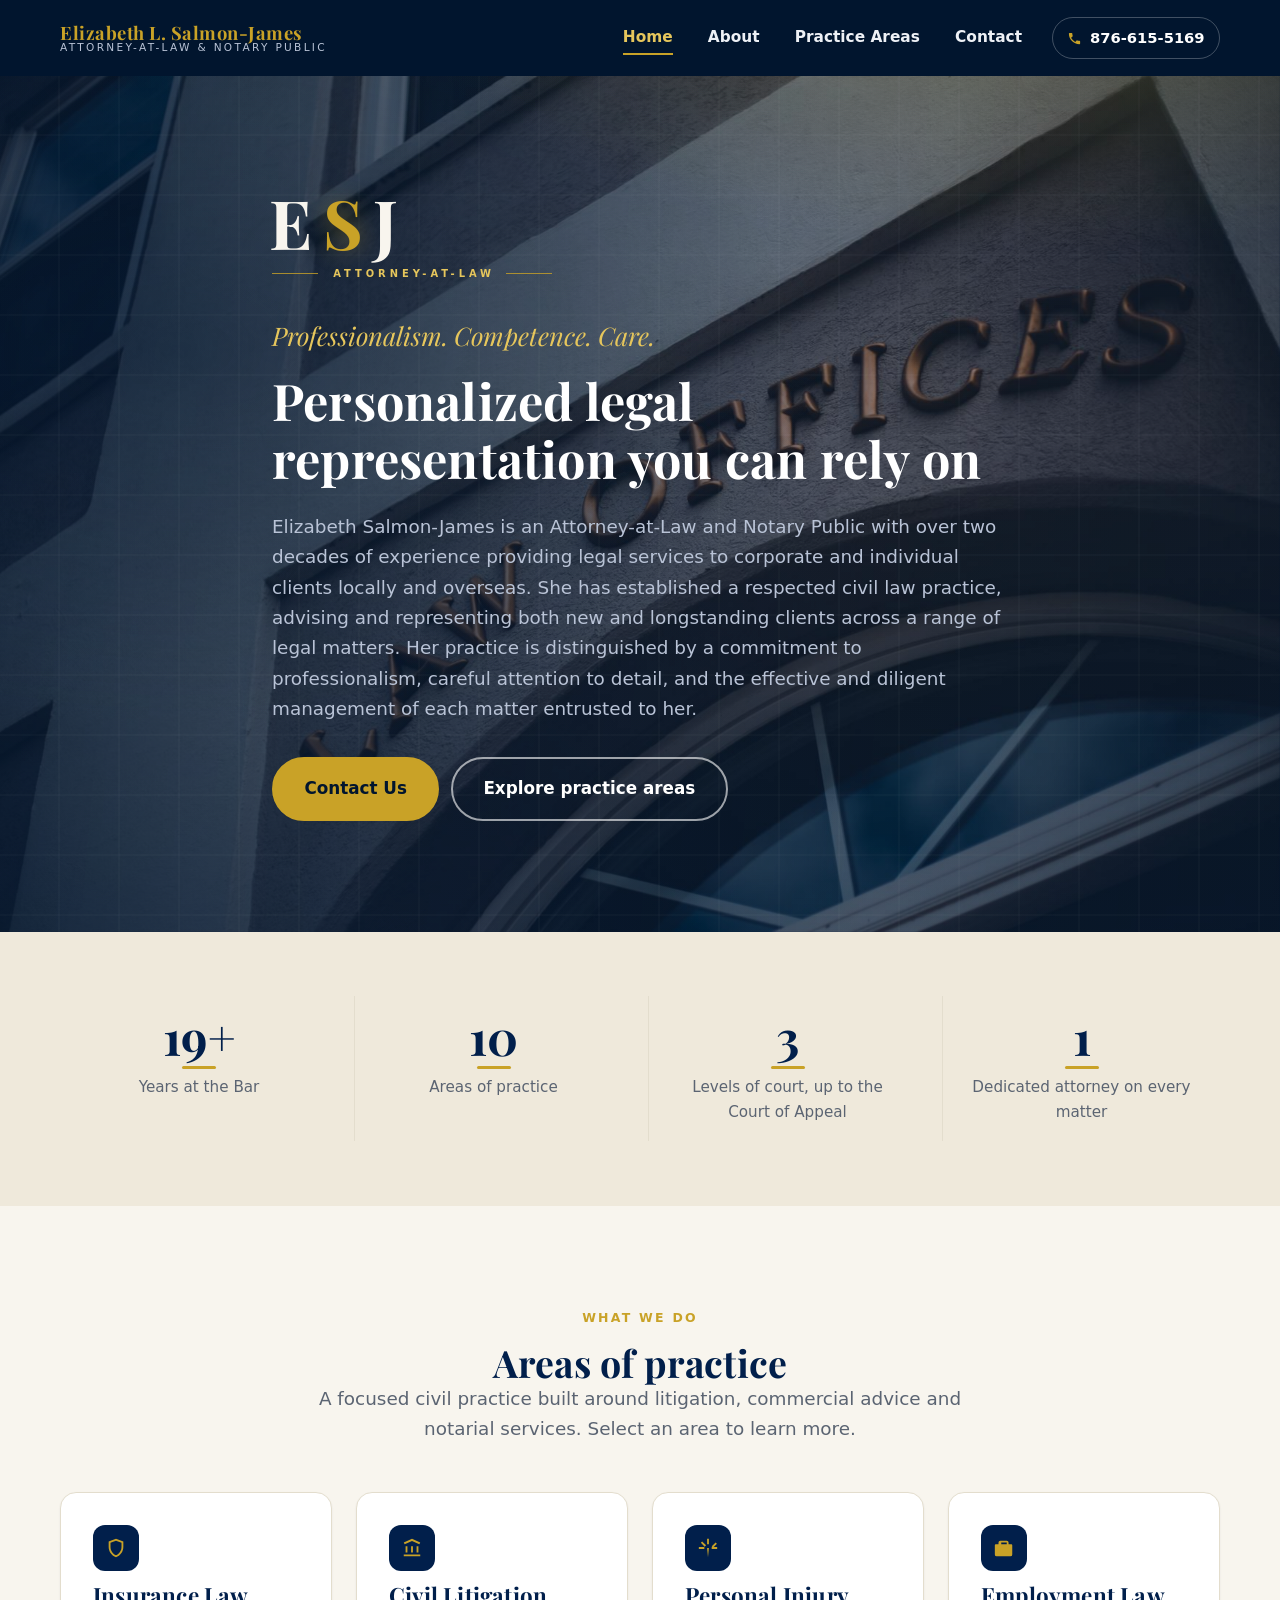
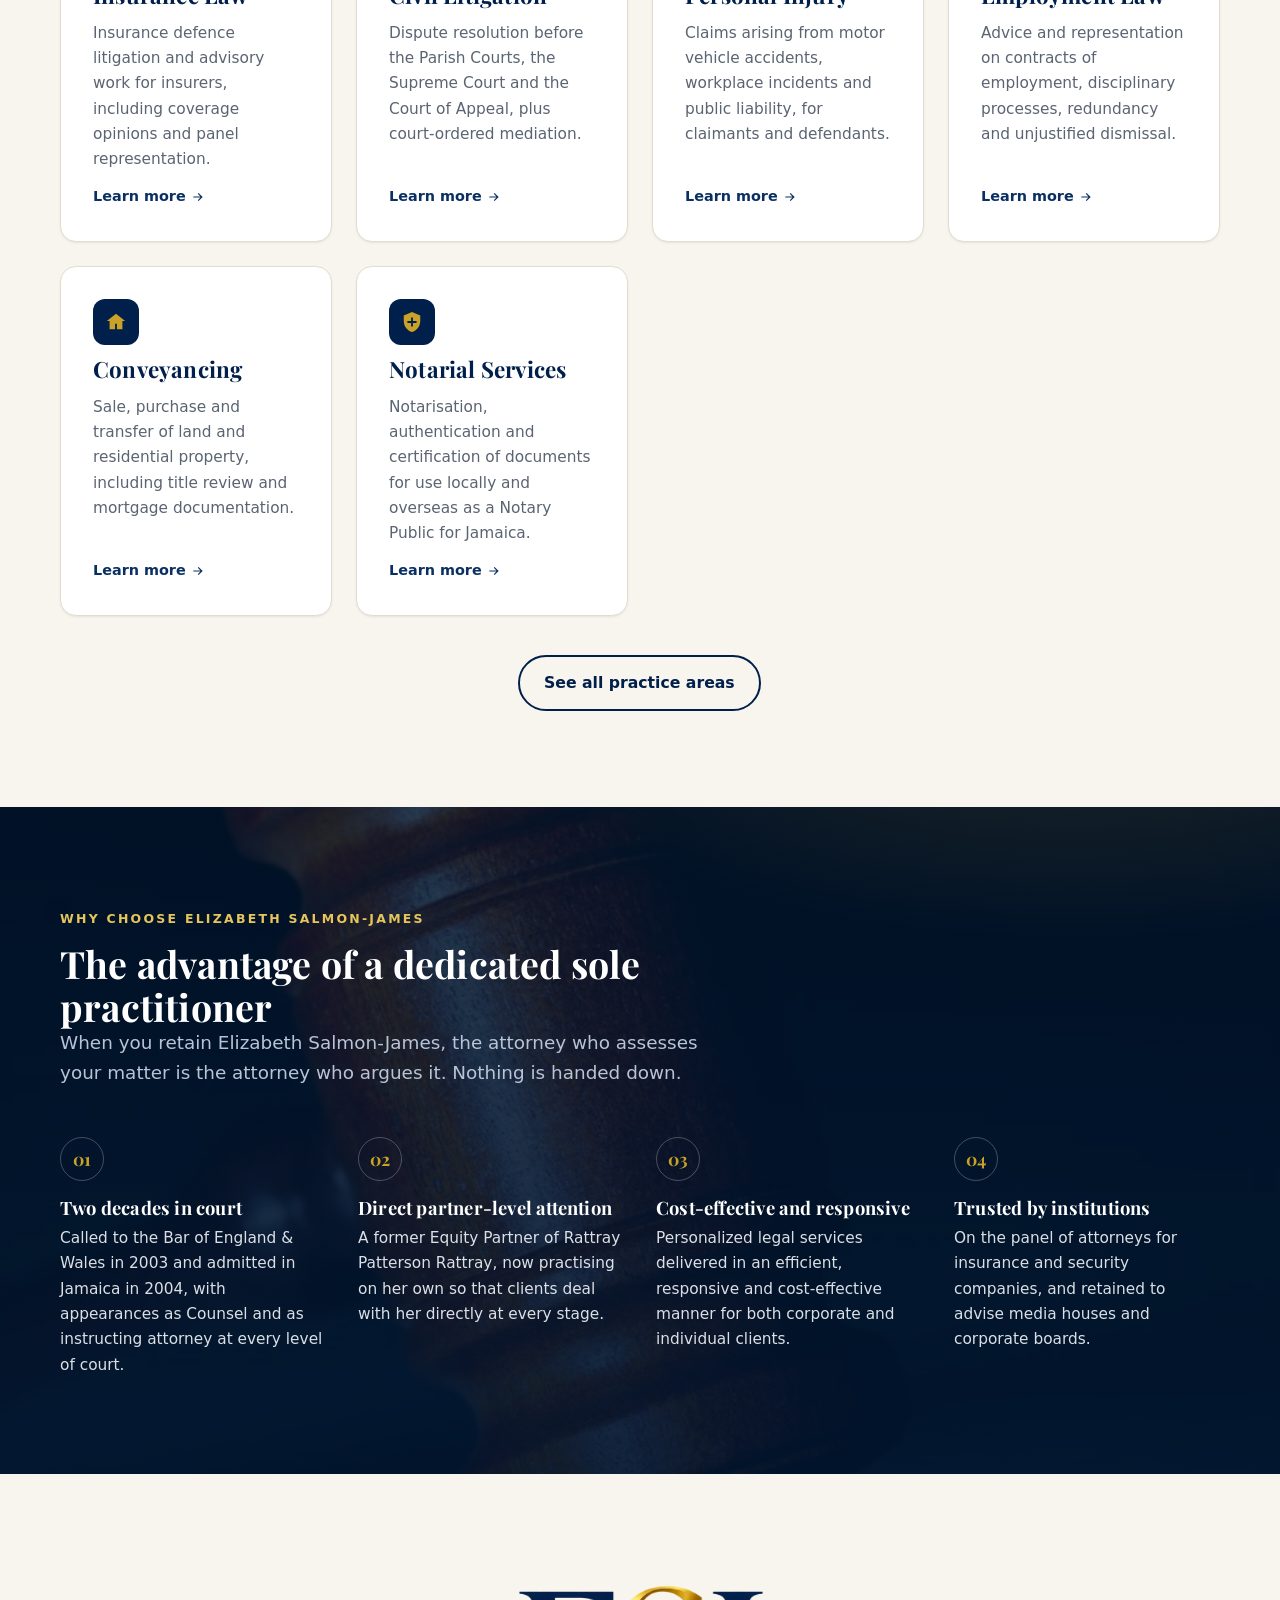
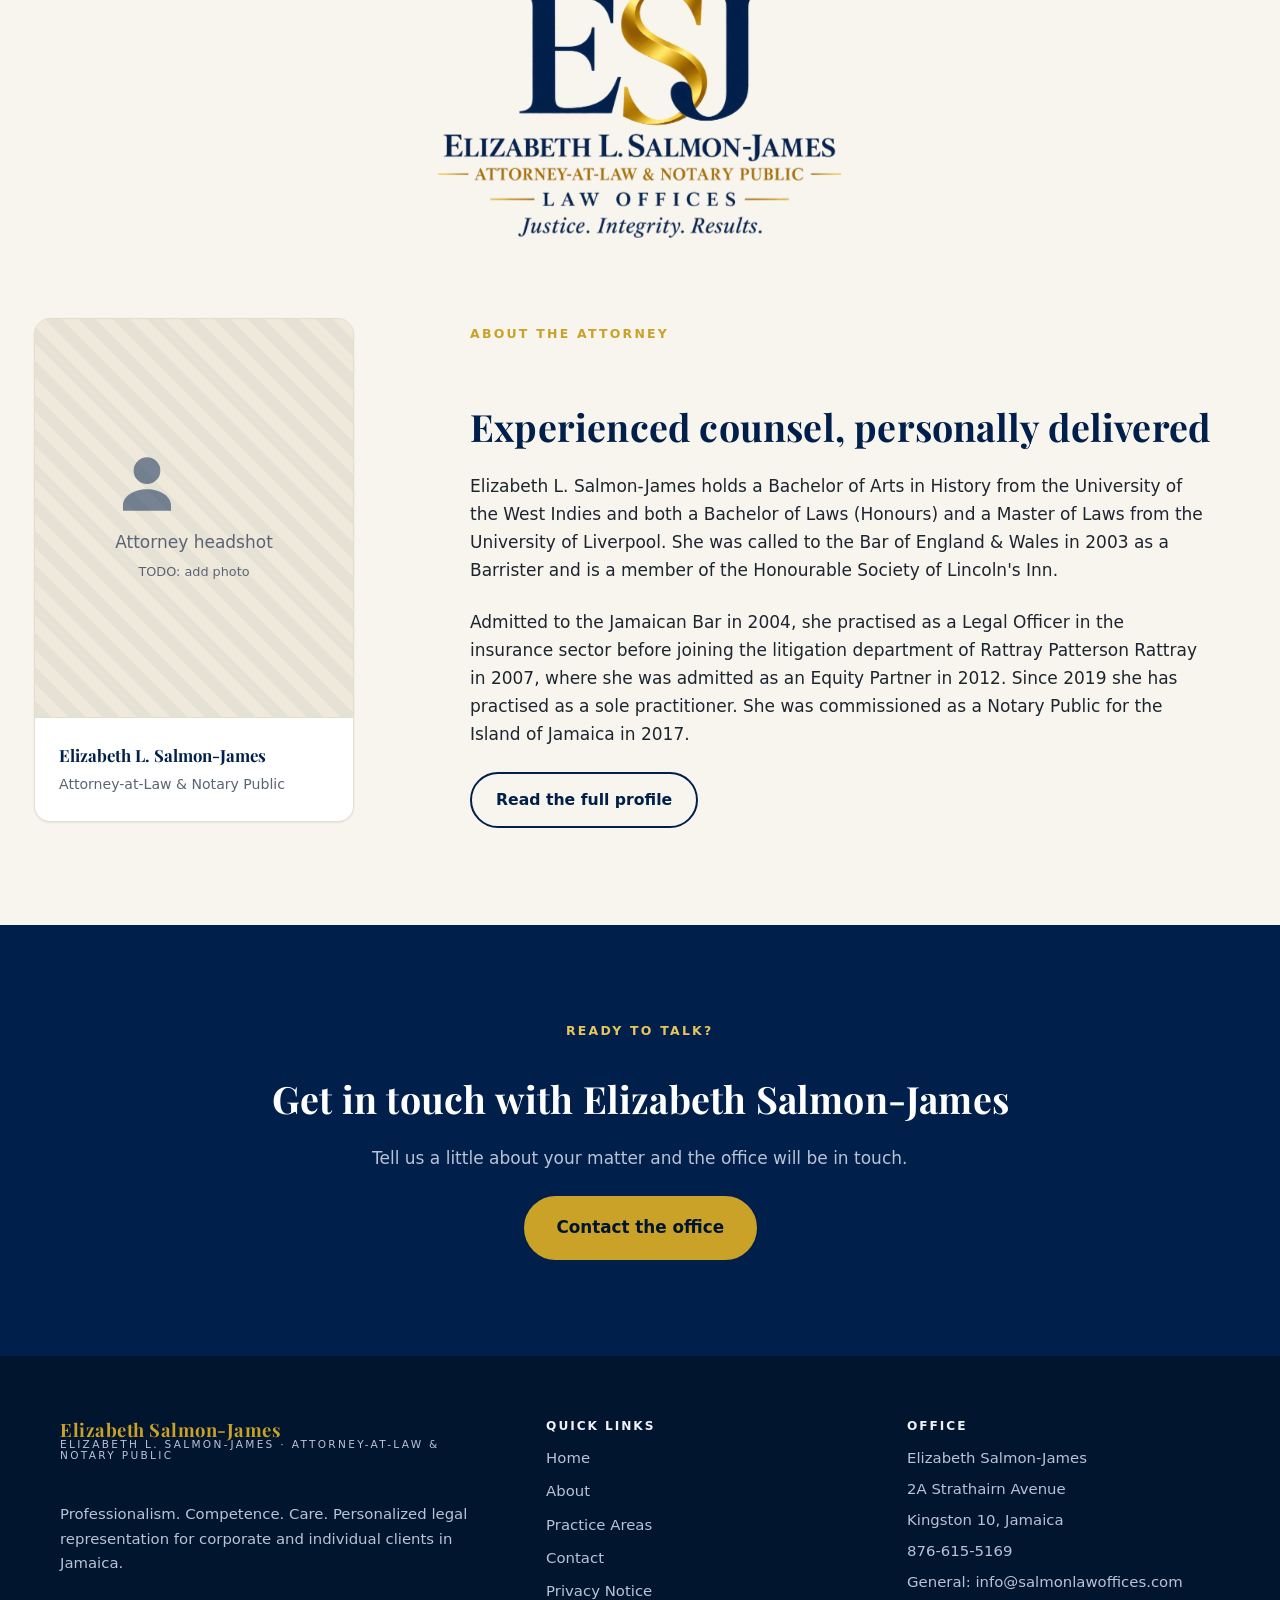
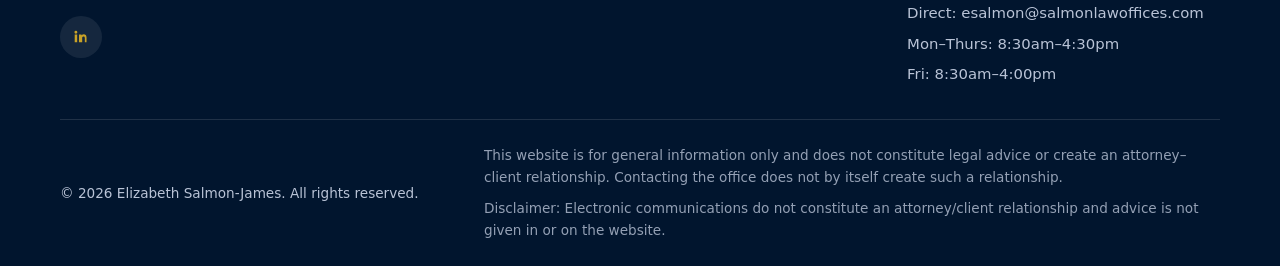
<file: index.html>
<!DOCTYPE html>
<html lang="en">
<head>
  <meta charset="UTF-8" />
  <meta name="viewport" content="width=device-width, initial-scale=1" />
  <title>Elizabeth Salmon-James | Elizabeth L. Salmon-James, Attorney-at-Law &amp; Notary Public</title>
  <meta name="description" content="Elizabeth Salmon-James — the practice of Elizabeth L. Salmon-James, Attorney-at-Law and Notary Public in Jamaica. Insurance defence, civil and personal injury litigation, employment, conveyancing and notarial services. Professionalism. Competence. Care." />
  <link rel="canonical" href="https://www.esjlawoffices.com/" />
  <meta name="theme-color" content="#01152e" />

  <!-- Open Graph / social -->
  <meta property="og:type" content="website" />
  <meta property="og:site_name" content="Elizabeth Salmon-James" />
  <meta property="og:title" content="Elizabeth Salmon-James | Elizabeth L. Salmon-James, Attorney-at-Law &amp; Notary Public" />
  <meta property="og:description" content="Personalized legal representation in Jamaica — efficient, responsive and cost-effective. Professionalism. Competence. Care." />
  <meta property="og:url" content="https://www.esjlawoffices.com/" />
  <meta property="og:image" content="https://www.esjlawoffices.com/assets/images/og-image.jpg" />
  <meta name="twitter:card" content="summary_large_image" />

  <!-- Favicons -->
  <link rel="icon" href="assets/images/favicon.ico" sizes="any" />
  <link rel="icon" type="image/png" sizes="32x32" href="assets/images/favicon-32.png" />
  <link rel="icon" type="image/png" sizes="16x16" href="assets/images/favicon-16.png" />
  <link rel="apple-touch-icon" href="assets/images/apple-touch-icon.png" />
  <link rel="manifest" href="site.webmanifest" />

  <!-- Fonts -->
  <link rel="preconnect" href="https://fonts.googleapis.com" />
  <link rel="preconnect" href="https://fonts.gstatic.com" crossorigin />
  <link href="https://fonts.googleapis.com/css2?family=Playfair+Display:ital,wght@0,600;0,700;1,500;1,600&display=swap" rel="stylesheet" />

  <link rel="stylesheet" href="assets/css/styles.css" />

  <!-- First hero backdrop image: fetch early so the hero paints with it. -->
  <link rel="preload" as="image" href="assets/images/hero/hero-01.jpg" fetchpriority="high" />

  <script type="application/ld+json">
  {
    "@context": "https://schema.org",
    "@type": "Attorney",
    "name": "Elizabeth Salmon-James",
    "legalName": "Elizabeth Salmon-James",
    "description": "The practice of Elizabeth L. Salmon-James, Attorney-at-Law and Notary Public.",
    "founder": "Elizabeth L. Salmon-James",
    "url": "https://www.esjlawoffices.com/",
    "image": "https://www.esjlawoffices.com/assets/images/og-image.jpg",
    "areaServed": "Jamaica",
    "knowsAbout": ["Insurance defence litigation", "Civil litigation", "Personal injury litigation", "Contract law", "Employment law", "Landlord and tenant", "Debt collection", "Conveyancing", "Notarial services"],
    "slogan": "Professionalism. Competence. Care.",
    "telephone": "+1-876-615-5169",
    "email": "info@salmonlawoffices.com",
    "address": {
      "@type": "PostalAddress",
      "streetAddress": "2A Strathairn Avenue",
      "addressLocality": "Kingston 10",
      "addressCountry": "Jamaica"
    },
    "sameAs": ["https://www.linkedin.com/in/elizabeth-salmon-james-a9105a63"]
  }
  </script>
</head>
<body>
  <a class="skip-link" href="#main">Skip to content</a>

  <!-- ================= HEADER ================= -->
  <header class="site-header">
    <div class="container header-inner">
      <a class="brand" href="index.html" aria-label="Elizabeth L. Salmon-James — home">
        <span class="brand-text">
          <span class="b1">Elizabeth L. Salmon-James</span>
          <span class="b2">Attorney-at-Law &amp; Notary Public</span>
        </span>
      </a>

      <nav class="primary-nav" id="primary-nav" aria-label="Primary">
        <ul class="nav-list">
          <li><a class="nav-link" href="index.html" aria-current="page">Home</a></li>
          <li><a class="nav-link" href="about.html">About</a></li>
          <li><a class="nav-link" href="practice-areas.html">Practice&nbsp;Areas</a></li>
          <li><a class="nav-link" href="contact.html">Contact</a></li>
        </ul>
      </nav>

      <a class="header-phone" href="tel:+18766155169">
        <svg viewBox="0 0 24 24" aria-hidden="true"><path d="M6.6 10.8c1.4 2.8 3.8 5.1 6.6 6.6l2.2-2.2c.3-.3.7-.4 1-.2 1.2.4 2.4.6 3.6.6.6 0 1 .4 1 1V20c0 .6-.4 1-1 1C10.6 21 3 13.4 3 4c0-.6.4-1 1-1h3.5c.6 0 1 .4 1 1 0 1.3.2 2.5.6 3.6.1.4 0 .8-.3 1l-2.2 2.2z"/></svg>
        <span>876-615-5169</span>
      </a>

      <button class="nav-toggle" type="button" aria-expanded="false" aria-controls="primary-nav" aria-label="Open navigation menu">
        <span></span>
      </button>
    </div>
  </header>

  <main id="main">

    <!-- ================= HERO ================= -->
    <section class="hero">
      <!-- Rotating photo backdrop. Slide 1 loads immediately; the rest carry
           data-src and are fetched by main.js just before they're needed, so
           they don't compete with the initial page load. With JS off, slide 1
           simply stays visible under the navy wash. -->
      <div class="hero-media" aria-hidden="true">
        <img class="hero-slide is-active" src="assets/images/hero/hero-01.jpg"
             alt="" fetchpriority="high" decoding="async" width="1760" height="1173" />
        <img class="hero-slide" data-src="assets/images/hero/hero-02.jpg"
             alt="" decoding="async" width="1760" height="1173" />
        <img class="hero-slide" data-src="assets/images/hero/hero-03.jpg"
             alt="" decoding="async" width="1760" height="1173" />
        <img class="hero-slide" data-src="assets/images/hero/hero-04.jpg"
             alt="" decoding="async" width="1600" height="1067" />
      </div>
      <div class="container hero-inner">
        <div class="hero-monogram reveal" aria-hidden="true">
          <span class="hm-mark">E<span>S</span>J</span>
          <span class="hm-rule">Attorney-at-Law</span>
        </div>
        <p class="tagline reveal">Professionalism. Competence. Care.</p>
        <h1 class="reveal reveal--heading" data-reveal-delay="1">Personalized legal representation you can rely on</h1>
        <p class="lead reveal" data-reveal-delay="2">
          Elizabeth Salmon-James is an Attorney-at-Law and Notary Public with over two decades
          of experience providing legal services to corporate and individual clients locally
          and overseas. She has established a respected civil law practice, advising and
          representing both new and longstanding clients across a range of legal matters. Her
          practice is distinguished by a commitment to professionalism, careful attention to
          detail, and the effective and diligent management of each matter entrusted to her.
        </p>
        <div class="hero-actions reveal" data-reveal-delay="3">
          <a class="btn btn--gold btn--lg" href="contact.html">Contact Us</a>
          <a class="btn btn--ghost btn--lg" href="practice-areas.html">Explore practice areas</a>
        </div>
      </div>
    </section>

    <!-- ================= STATS ================= -->
    <section class="section section--tight stats-band" aria-labelledby="stats-title">
      <div class="container">
        <h2 id="stats-title" class="visually-hidden">Elizabeth Salmon-James at a glance</h2>
        <div class="stats-grid" data-reveal-group>
          <div class="stat reveal">
            <span class="stat-num" data-count="20" data-count-suffix="+">20+</span>
            <span class="stat-label">Years at the Bar</span>
          </div>
          <div class="stat reveal">
            <span class="stat-num" data-count="10">10</span>
            <span class="stat-label">Areas of practice</span>
          </div>
          <div class="stat reveal">
            <span class="stat-num" data-count="3">3</span>
            <span class="stat-label">Levels of court, up to the Court of Appeal</span>
          </div>
          <div class="stat reveal">
            <span class="stat-num">1</span>
            <span class="stat-label">Dedicated attorney on every matter</span>
          </div>
        </div>
      </div>
    </section>

    <!-- ================= PRACTICE AREAS SUMMARY ================= -->
    <section class="section" aria-labelledby="areas-title">
      <div class="container">
        <div class="section-head center reveal reveal--heading">
          <span class="eyebrow">What we do</span>
          <h2 id="areas-title">Areas of practice</h2>
          <p class="lead">A focused civil practice built around litigation, commercial advice and
            notarial services. Select an area to learn more.</p>
        </div>

        <div class="card-grid" data-reveal-group>
          <a class="practice-card reveal" href="practice-areas.html#insurance">
            <span class="pc-icon" aria-hidden="true"><svg viewBox="0 0 24 24"><path d="M12 2 4 5v6c0 5 3.4 9.7 8 11 4.6-1.3 8-6 8-11V5l-8-3zm0 2.2 6 2.2V11c0 3.9-2.5 7.7-6 8.9-3.5-1.2-6-5-6-8.9V6.4l6-2.2z"/></svg></span>
            <h3>Insurance Law</h3>
            <p>Insurance defence litigation and advisory work for insurers, including coverage
              opinions and panel representation.</p>
            <span class="pc-more">Learn more <svg viewBox="0 0 24 24" aria-hidden="true"><path d="M13 5l7 7-7 7-1.4-1.4L16.2 13H4v-2h12.2l-4.6-4.6z"/></svg></span>
          </a>

          <a class="practice-card reveal" href="practice-areas.html#civil-litigation">
            <span class="pc-icon" aria-hidden="true"><svg viewBox="0 0 24 24"><path d="M3 21h18v-2H3v2zM12 2 3 6l1 2 8-3.6L20 8l1-2-9-4zM5 10v7h2v-7H5zm6 0v7h2v-7h-2zm6 0v7h2v-7h-2z"/></svg></span>
            <h3>Civil Litigation</h3>
            <p>Dispute resolution before the Parish Courts, the Supreme Court and the Court of
              Appeal, plus court-ordered mediation.</p>
            <span class="pc-more">Learn more <svg viewBox="0 0 24 24" aria-hidden="true"><path d="M13 5l7 7-7 7-1.4-1.4L16.2 13H4v-2h12.2l-4.6-4.6z"/></svg></span>
          </a>

          <a class="practice-card reveal" href="practice-areas.html#personal-injury">
            <span class="pc-icon" aria-hidden="true"><svg viewBox="0 0 24 24"><path d="M11 2h2v6h-2zM4.2 6.3l1.4-1.4 4.3 4.2-1.5 1.5zM2 11h6v2H2zm14.1-.9 4.2-4.2 1.4 1.4-4.2 4.3zM16 11h6v2h-6zM11 12h2l-1 10z"/></svg></span>
            <h3>Personal Injury</h3>
            <p>Claims arising from motor vehicle accidents, workplace incidents and public
              liability, for claimants and defendants.</p>
            <span class="pc-more">Learn more <svg viewBox="0 0 24 24" aria-hidden="true"><path d="M13 5l7 7-7 7-1.4-1.4L16.2 13H4v-2h12.2l-4.6-4.6z"/></svg></span>
          </a>

          <a class="practice-card reveal" href="practice-areas.html#employment">
            <span class="pc-icon" aria-hidden="true"><svg viewBox="0 0 24 24"><path d="M9 4h6a2 2 0 0 1 2 2v2h3a1 1 0 0 1 1 1v10a2 2 0 0 1-2 2H4a2 2 0 0 1-2-2V9a1 1 0 0 1 1-1h3V6a2 2 0 0 1 2-2zm0 4h6V6H9v2z"/></svg></span>
            <h3>Employment Law</h3>
            <p>Advice and representation on contracts of employment, disciplinary processes,
              redundancy and unjustified dismissal.</p>
            <span class="pc-more">Learn more <svg viewBox="0 0 24 24" aria-hidden="true"><path d="M13 5l7 7-7 7-1.4-1.4L16.2 13H4v-2h12.2l-4.6-4.6z"/></svg></span>
          </a>

          <a class="practice-card reveal" href="practice-areas.html#conveyancing">
            <span class="pc-icon" aria-hidden="true"><svg viewBox="0 0 24 24"><path d="M12 3 2 11h3v9h6v-6h2v6h6v-9h3L12 3z"/></svg></span>
            <h3>Conveyancing</h3>
            <p>Sale, purchase and transfer of land and residential property, including title
              review and mortgage documentation.</p>
            <span class="pc-more">Learn more <svg viewBox="0 0 24 24" aria-hidden="true"><path d="M13 5l7 7-7 7-1.4-1.4L16.2 13H4v-2h12.2l-4.6-4.6z"/></svg></span>
          </a>

          <a class="practice-card reveal" href="practice-areas.html#notarial">
            <span class="pc-icon" aria-hidden="true"><svg viewBox="0 0 24 24"><path d="M12 1 3 5v6c0 5.5 3.8 10.7 9 12 5.2-1.3 9-6.5 9-12V5l-9-4zm-1 6h2v4h4v2h-4v4h-2v-4H7v-2h4V7z"/></svg></span>
            <h3>Notarial Services</h3>
            <p>Notarisation, authentication and certification of documents for use locally and
              overseas as a Notary Public for Jamaica.</p>
            <span class="pc-more">Learn more <svg viewBox="0 0 24 24" aria-hidden="true"><path d="M13 5l7 7-7 7-1.4-1.4L16.2 13H4v-2h12.2l-4.6-4.6z"/></svg></span>
          </a>
        </div>

        <p class="reveal" style="text-align:center;margin:2.5rem auto 0">
          <a class="btn btn--ghost" href="practice-areas.html">See all practice areas</a>
        </p>
      </div>
    </section>

    <!-- ================= WHY CHOOSE US ================= -->
    <section class="section section--navy has-photo-bg" aria-labelledby="why-title">
      <div class="photo-bg" aria-hidden="true">
        <img src="assets/images/bg-why.jpg" alt="" loading="lazy" decoding="async"
             width="1300" height="1950" />
      </div>
      <div class="container">
        <div class="section-head reveal reveal--heading">
          <span class="eyebrow">Why choose Elizabeth Salmon-James</span>
          <h2 id="why-title">The advantage of a dedicated sole practitioner</h2>
          <p class="lead">When you retain Elizabeth Salmon-James, the attorney who assesses your matter is
            the attorney who argues it. Nothing is handed down.</p>
        </div>

        <div class="feature-grid" data-reveal-group>
          <div class="feature reveal">
            <span class="f-num" aria-hidden="true">01</span>
            <h3>Two decades in court</h3>
            <p>Called to the Bar of England &amp; Wales in 2003 and admitted in Jamaica in 2004,
              with appearances as Counsel and as instructing attorney at every level of court.</p>
          </div>
          <div class="feature reveal">
            <span class="f-num" aria-hidden="true">02</span>
            <h3>Direct partner-level attention</h3>
            <p>A former Equity Partner of Rattray Patterson Rattray, now practising on her own so
              that clients deal with her directly at every stage.</p>
          </div>
          <div class="feature reveal">
            <span class="f-num" aria-hidden="true">03</span>
            <h3>Cost-effective and responsive</h3>
            <p>Personalized legal services delivered in an efficient, responsive and
              cost-effective manner for both corporate and individual clients.</p>
          </div>
          <div class="feature reveal">
            <span class="f-num" aria-hidden="true">04</span>
            <h3>Trusted by institutions</h3>
            <p>On the panel of attorneys for insurance and security companies, and retained to
              advise media houses and corporate boards.</p>
          </div>
        </div>
      </div>
    </section>

    <!-- ================= ABOUT PREVIEW ================= -->
    <section class="section" aria-labelledby="about-title">
      <div class="container">
        <!-- The real ESJ logo (source-materials/logo.png), used as-is
             with only its black background removed — placed on this cream section
             so its navy letterforms read. -->
        <img class="brand-lockup reveal" src="assets/images/logo-lockup.png"
             alt="Elizabeth L. Salmon-James, Attorney-at-Law &amp; Notary Public. Professionalism. Competence. Care."
             width="1120" height="731" />
      </div>
      <div class="container split">
        <div class="portrait reveal" data-reveal="left">
          <!-- TODO: add attorney headshot — replace this placeholder block with
               <img src="assets/images/elizabeth-salmon-james.jpg" alt="Elizabeth L. Salmon-James"> -->
          <div class="portrait-ph">
            <div>
              <svg viewBox="0 0 24 24" aria-hidden="true"><path d="M12 12a5 5 0 1 0 0-10 5 5 0 0 0 0 10zm0 2c-5 0-9 2.7-9 6v2h18v-2c0-3.3-4-6-9-6z"/></svg>
              <p>Attorney headshot<br /><span style="font-size:.8rem">TODO: add photo</span></p>
            </div>
          </div>
          <div class="portrait-card">
            <strong>Elizabeth L. Salmon-James</strong>
            <span>Attorney-at-Law &amp; Notary Public</span>
          </div>
        </div>

        <div class="prose reveal reveal--heading" data-reveal="right">
          <span class="eyebrow">About the attorney</span>
          <h2 id="about-title">Experienced counsel, personally delivered</h2>
          <p>
            Elizabeth L. Salmon-James holds a Bachelor of Arts in History from the University of
            the West Indies and both a Bachelor of Laws (Honours) and a Master of Laws from the
            University of Liverpool. She was called to the Bar of England &amp; Wales in 2003 as a
            Barrister and is a member of the Honourable Society of Lincoln's Inn.
          </p>
          <p>
            Admitted to the Jamaican Bar in 2004, she practised as a Legal Officer in the
            insurance sector before joining the litigation department of Rattray Patterson Rattray
            in 2007, where she was admitted as an Equity Partner in 2012. Since 2019 she has
            practised as a sole practitioner. She was commissioned as a Notary Public for the
            Island of Jamaica in 2017.
          </p>
          <p>
            <a class="btn btn--ghost" href="about.html">Read the full profile</a>
          </p>
        </div>
      </div>
    </section>

    <!-- ================= CTA BAND ================= -->
    <section class="section section--navy cta-band" aria-labelledby="cta-title">
      <div class="container">
        <span class="eyebrow reveal">Ready to talk?</span>
        <h2 id="cta-title" class="reveal reveal--heading" data-reveal-delay="1">Get in touch with Elizabeth Salmon-James</h2>
        <p class="reveal" data-reveal-delay="2">
          Tell us a little about your matter and the office will be in touch.
        </p>
        <div class="reveal" data-reveal-delay="3">
          <a class="btn btn--gold btn--lg" href="contact.html">Contact the office</a>
        </div>
      </div>
    </section>

    <!--
    ==========================================================================
    TESTIMONIALS SECTION - verify with the state bar's advertising rules before
    enabling. Attorney advertising rules in many jurisdictions restrict or
    prohibit client testimonials; confirm compliance (e.g. with the General
    Legal Council of Jamaica / relevant bar) before making this visible.

    <section class="section section--cream2" aria-labelledby="testi-title">
      <div class="container">
        <div class="section-head center">
          <span class="eyebrow">Client feedback</span>
          <h2 id="testi-title">What clients say</h2>
        </div>
        <div class="card-grid">
          <figure class="practice-card">
            <blockquote><p>&ldquo;Testimonial text here.&rdquo;</p></blockquote>
            <figcaption>&mdash; Client name, matter type</figcaption>
          </figure>
        </div>
      </div>
    </section>
    ==========================================================================
    -->

  </main>

  <!-- ================= FOOTER ================= -->
  <footer class="site-footer">
    <div class="container">
      <div class="footer-grid">
        <div class="footer-brand">
          <span class="brand-text">
            <span class="b1">Elizabeth Salmon-James</span>
            <span class="b2">Elizabeth L. Salmon-James &middot; Attorney-at-Law &amp; Notary Public</span>
          </span>
          <p>Professionalism. Competence. Care. Personalized legal representation for corporate and
            individual clients in Jamaica.</p>
          <div class="social-row">
            <a class="social-btn" href="https://www.linkedin.com/in/elizabeth-salmon-james-a9105a63"
               aria-label="Elizabeth L. Salmon-James on LinkedIn" rel="noopener" target="_blank">
              <svg viewBox="0 0 24 24" aria-hidden="true"><path d="M6.9 8.5V19H3.6V8.5h3.3zM5.2 3.7a1.9 1.9 0 1 1 0 3.9 1.9 1.9 0 0 1 0-3.9zM20.4 19h-3.3v-5.5c0-1.4-.5-2.3-1.7-2.3-.9 0-1.5.6-1.7 1.2-.1.2-.1.6-.1.9V19H9.3s.1-9.5 0-10.5h3.3v1.5c.4-.7 1.2-1.7 3-1.7 2.2 0 3.8 1.4 3.8 4.5V19z"/></svg>
            </a>
          </div>
        </div>

        <div>
          <h4>Quick links</h4>
          <ul class="footer-links">
            <li><a href="index.html">Home</a></li>
            <li><a href="about.html">About</a></li>
            <li><a href="practice-areas.html">Practice Areas</a></li>
            <li><a href="contact.html">Contact</a></li>
            <li><a href="privacy.html">Privacy Notice</a></li>
          </ul>
        </div>

        <div>
          <h4>Office</h4>
          <address class="footer-nap">
            <span>Elizabeth Salmon-James</span>
            <span>2A Strathairn Avenue</span>
            <span>Kingston 10, Jamaica</span>
            <a href="tel:+18766155169">876-615-5169</a>
            <a href="mailto:info@salmonlawoffices.com">General: info@salmonlawoffices.com</a>
            <a href="mailto:esalmon@salmonlawoffices.com">Direct: esalmon@salmonlawoffices.com</a>
            <span>Mon&ndash;Thurs: 8:30am&ndash;4:30pm</span>
            <span>Fri: 8:30am&ndash;4:00pm</span>
          </address>
        </div>
      </div>

      <div class="footer-bottom">
        <p>&copy; <span id="year">2026</span> Elizabeth Salmon-James. All rights reserved.</p>
        <div class="footer-disclaimers">
          <p class="disclaimer">
            This website is for general information only and does not constitute legal advice or
            create an attorney–client relationship. Contacting the office does not by itself create
            such a relationship.
          </p>
          <p class="disclaimer">
            Disclaimer: Electronic communications do not constitute an attorney/client
            relationship and advice is not given in or on the website.
          </p>
        </div>
      </div>
    </div>
  </footer>

  <button class="back-to-top" type="button" aria-label="Back to top">
    <svg viewBox="0 0 24 24" aria-hidden="true"><path d="M12 5l7 7-1.4 1.4L13 8.8V20h-2V8.8l-4.6 4.6L5 12z"/></svg>
  </button>

  <script src="assets/js/main.js" defer></script>
</body>
</html>
</file>
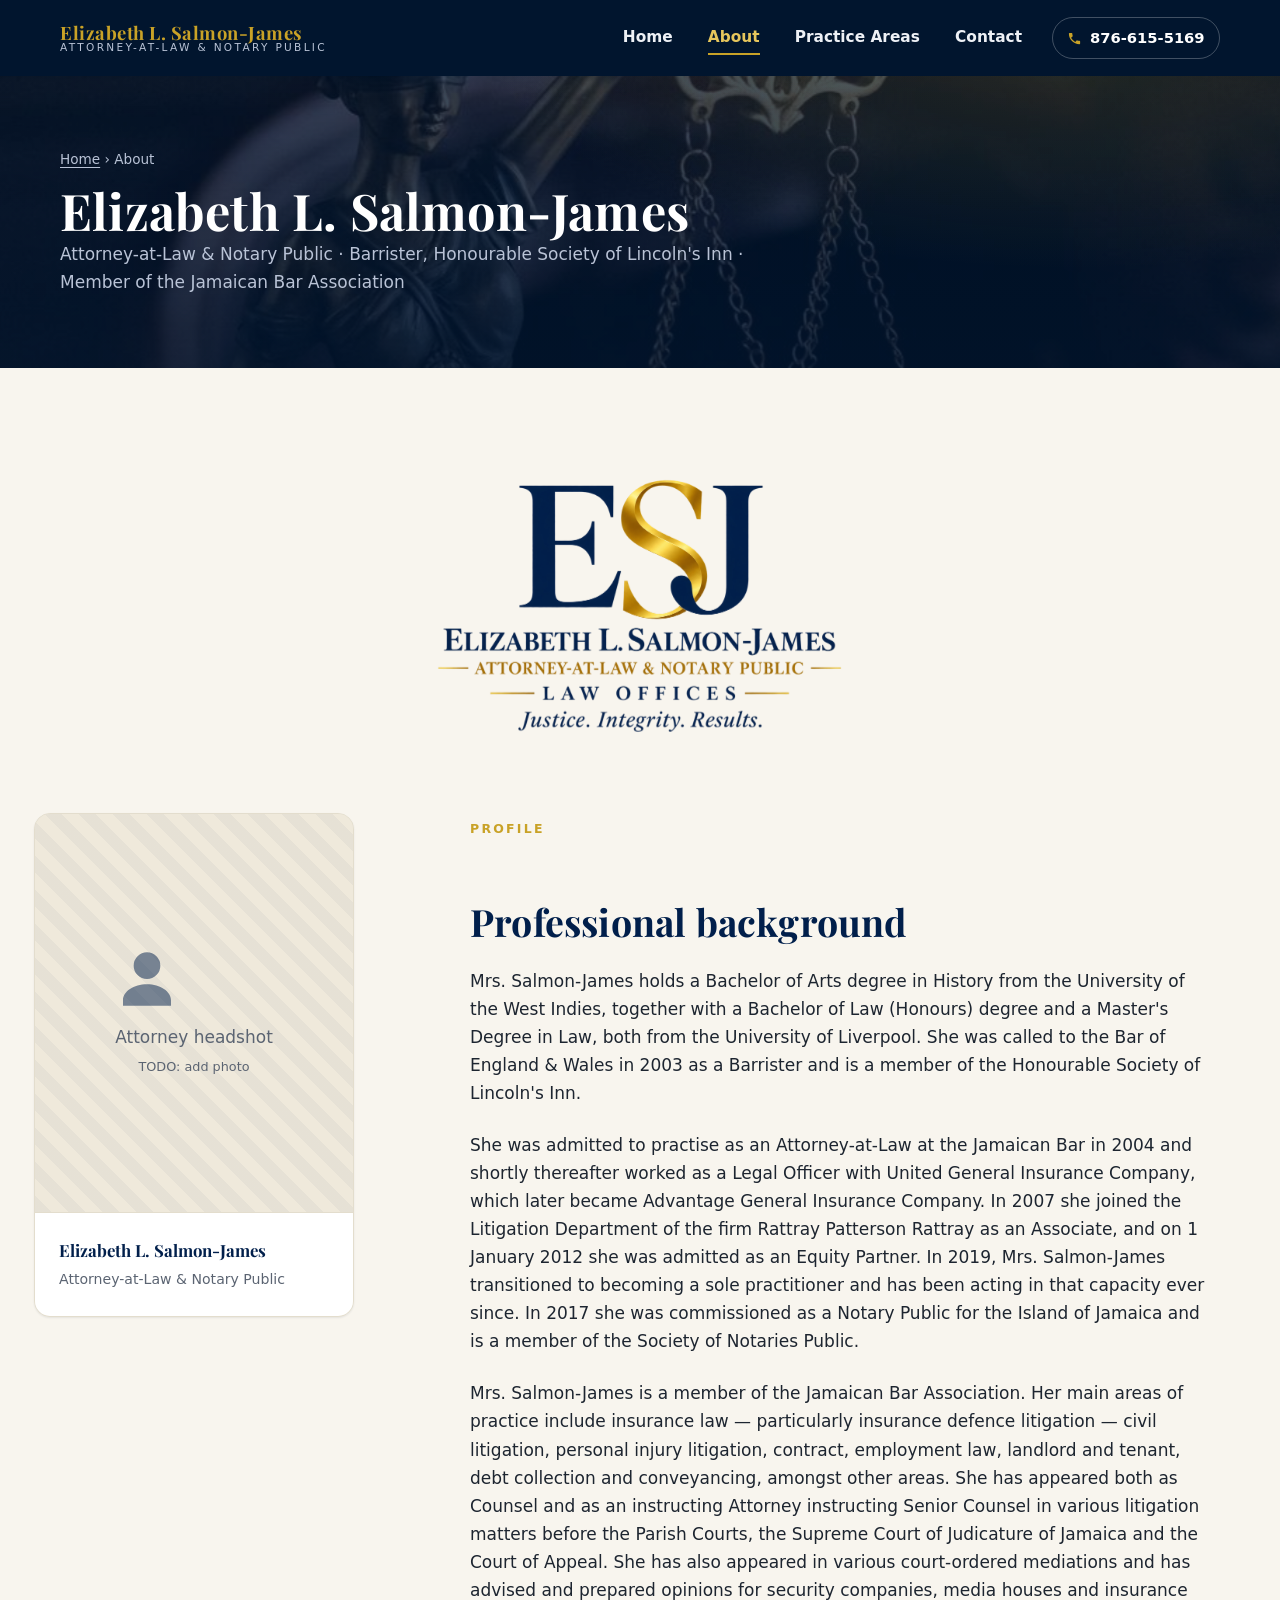
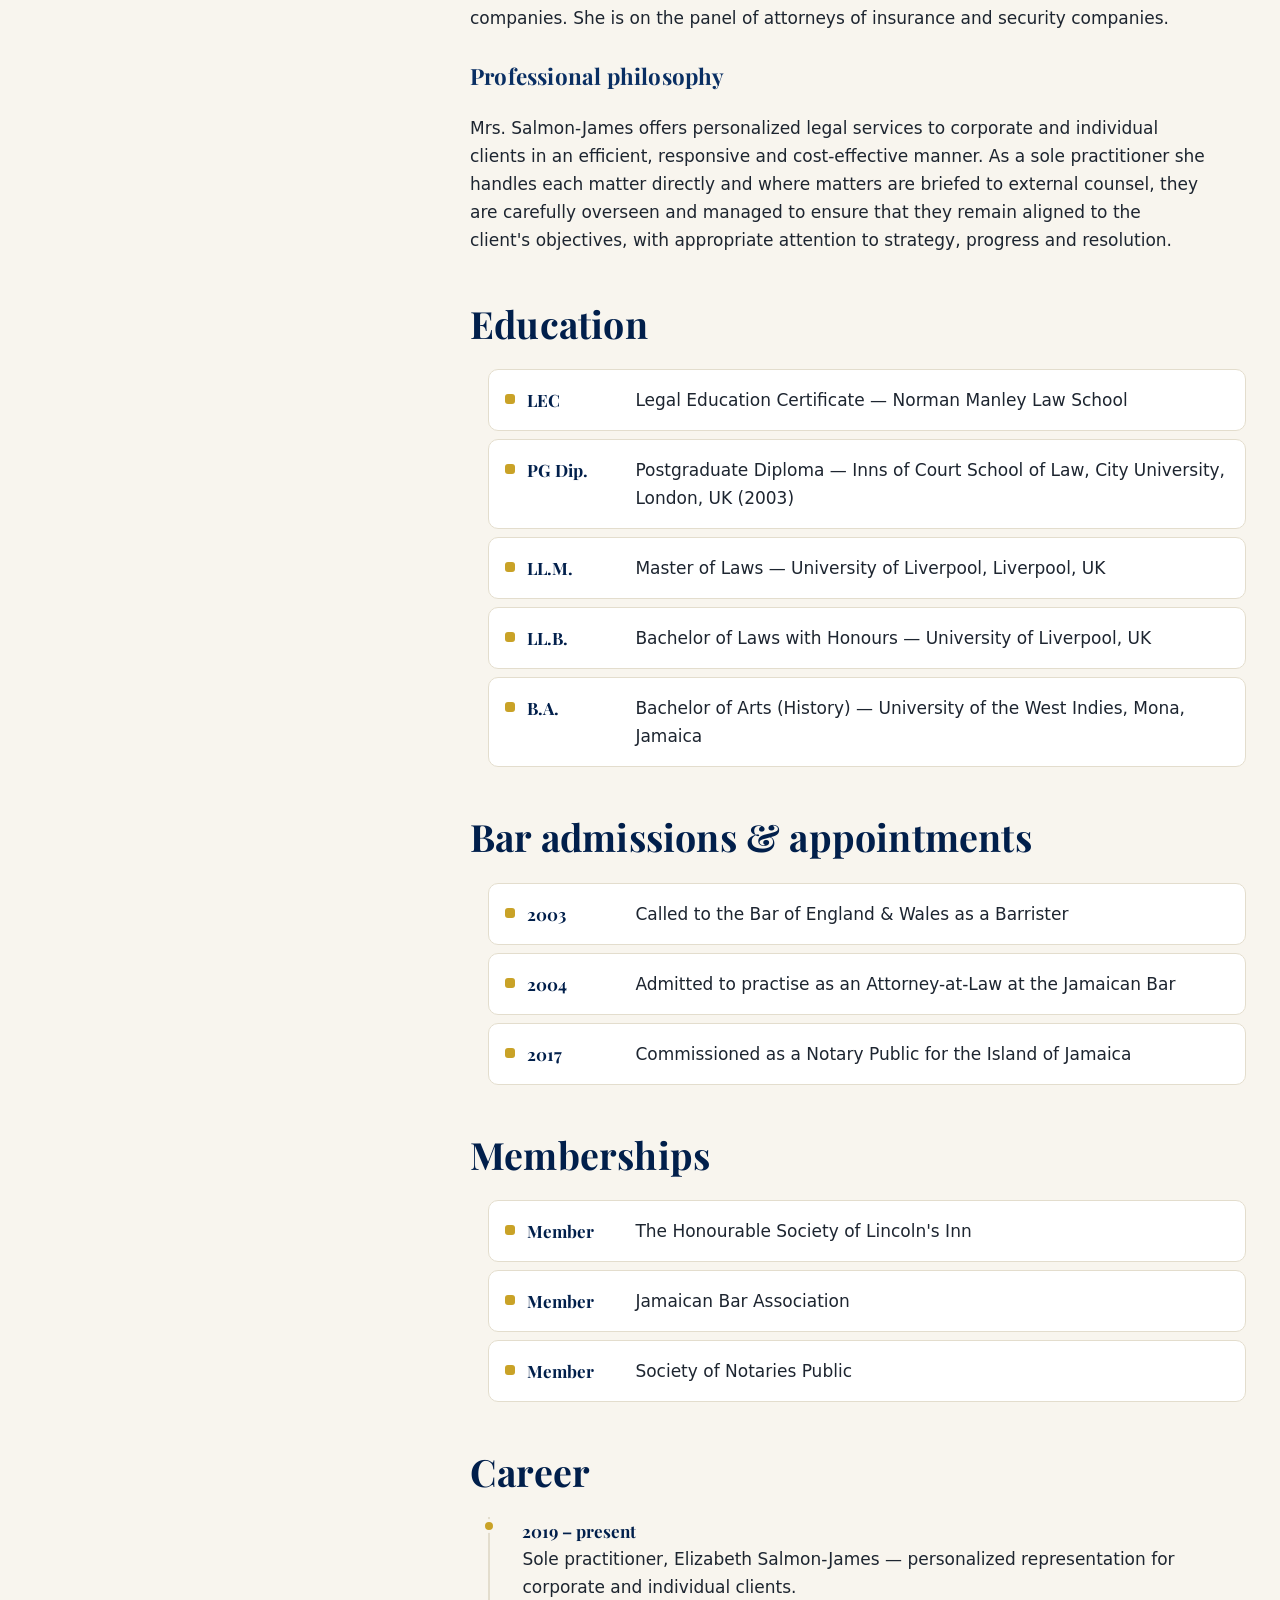
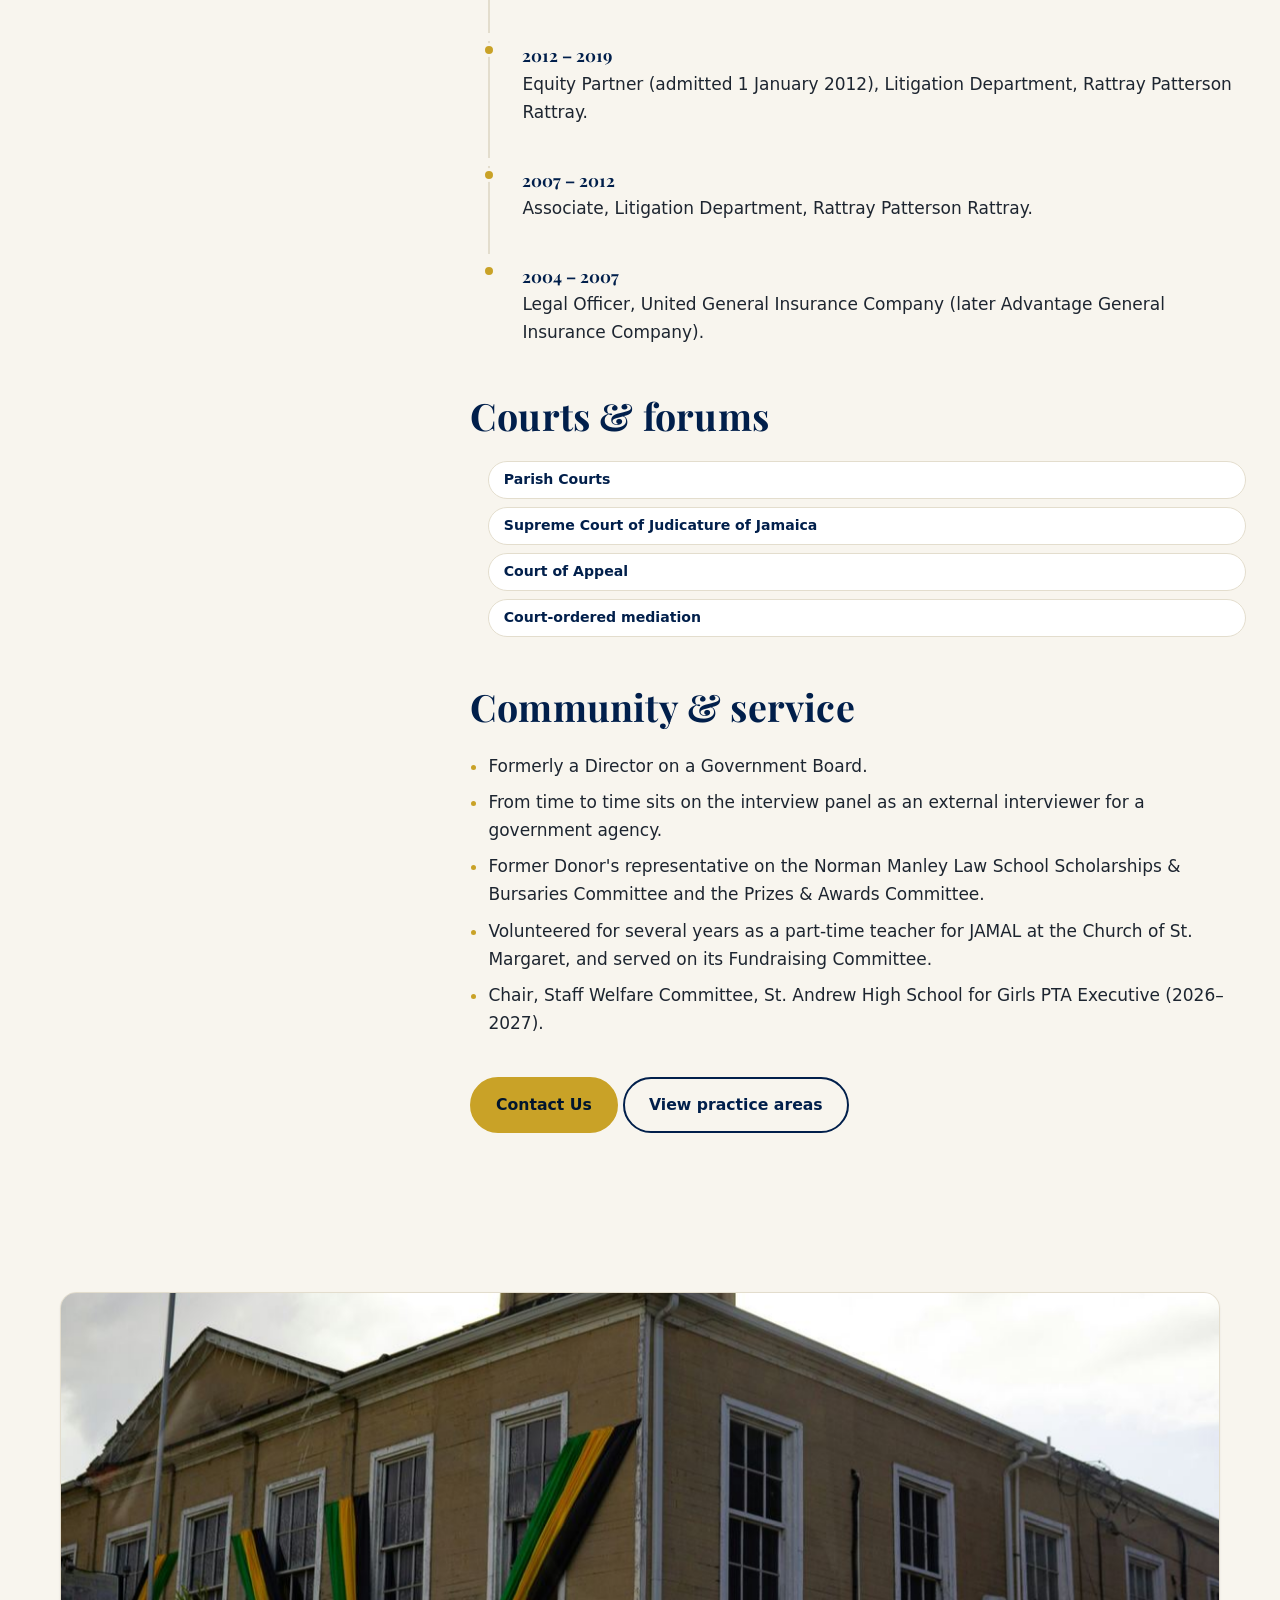
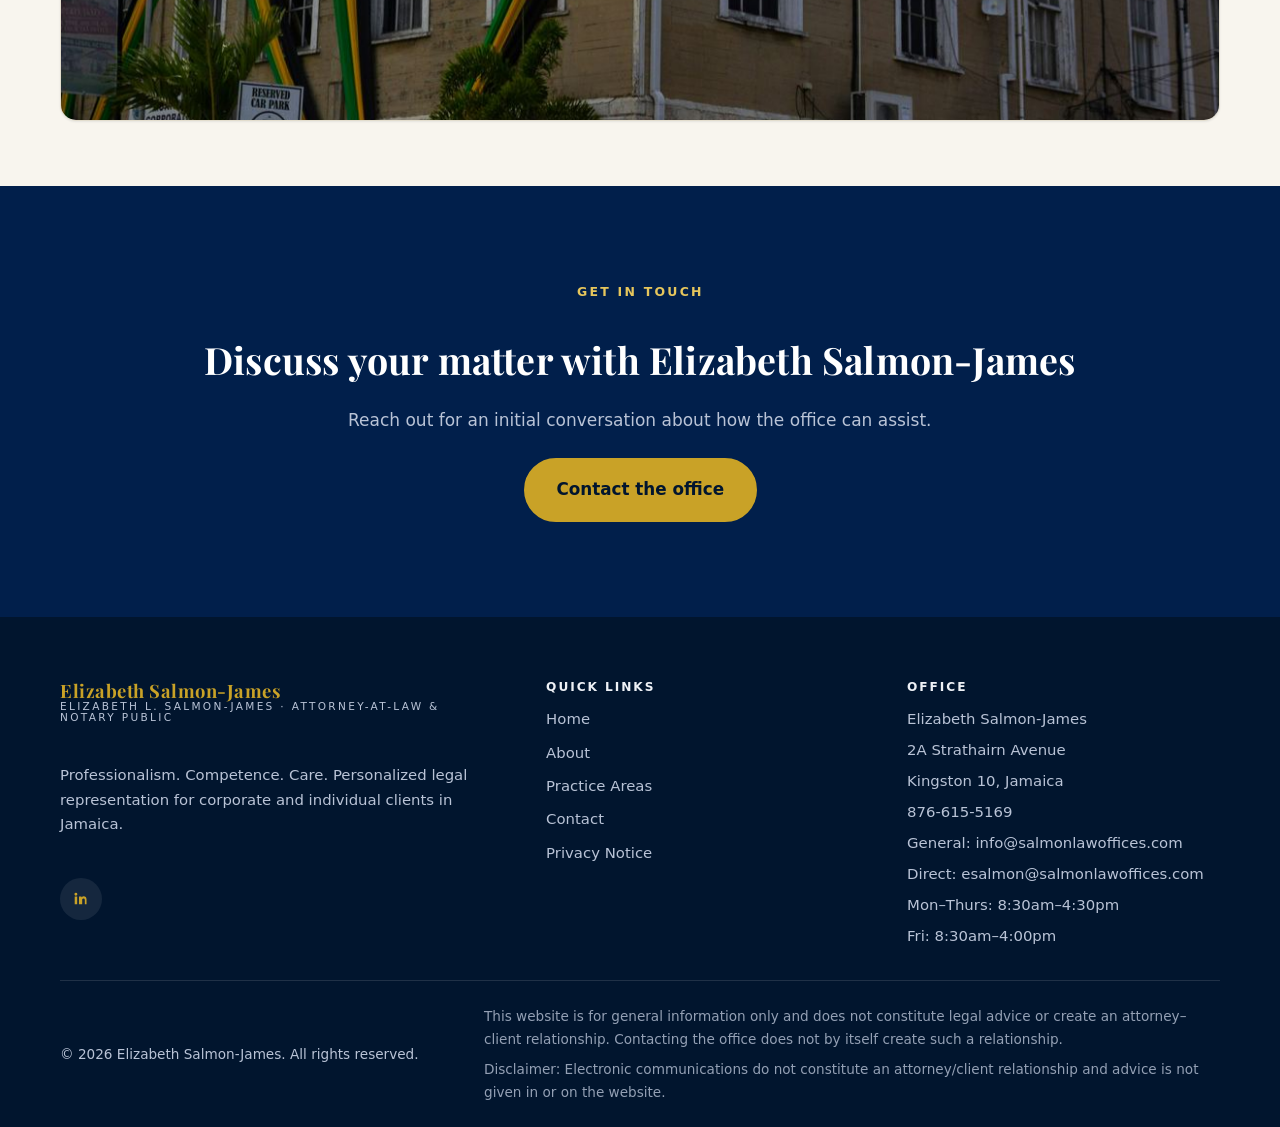
<file: about.html>
<!DOCTYPE html>
<html lang="en">
<head>
  <meta charset="UTF-8" />
  <meta name="viewport" content="width=device-width, initial-scale=1" />
  <title>About Elizabeth L. Salmon-James | Elizabeth Salmon-James</title>
  <meta name="description" content="The professional profile of Elizabeth L. Salmon-James — Barrister of England &amp; Wales, Attorney-at-Law admitted in Jamaica in 2004, former Equity Partner and Notary Public. Education, bar admissions, experience and philosophy." />
  <link rel="canonical" href="https://www.esjlawoffices.com/about.html" />
  <meta name="theme-color" content="#01152e" />

  <meta property="og:type" content="profile" />
  <meta property="og:site_name" content="Elizabeth Salmon-James" />
  <meta property="og:title" content="About Elizabeth L. Salmon-James | Elizabeth Salmon-James" />
  <meta property="og:description" content="Barrister, Attorney-at-Law and Notary Public with over two decades of litigation experience in Jamaica." />
  <meta property="og:url" content="https://www.esjlawoffices.com/about.html" />
  <meta property="og:image" content="https://www.esjlawoffices.com/assets/images/og-image.jpg" />
  <meta name="twitter:card" content="summary_large_image" />

  <link rel="icon" href="assets/images/favicon.ico" sizes="any" />
  <link rel="icon" type="image/png" sizes="32x32" href="assets/images/favicon-32.png" />
  <link rel="icon" type="image/png" sizes="16x16" href="assets/images/favicon-16.png" />
  <link rel="apple-touch-icon" href="assets/images/apple-touch-icon.png" />
  <link rel="manifest" href="site.webmanifest" />

  <link rel="preconnect" href="https://fonts.googleapis.com" />
  <link rel="preconnect" href="https://fonts.gstatic.com" crossorigin />
  <link href="https://fonts.googleapis.com/css2?family=Playfair+Display:ital,wght@0,600;0,700;1,500;1,600&display=swap" rel="stylesheet" />
  <link rel="stylesheet" href="assets/css/styles.css" />
</head>
<body>
  <a class="skip-link" href="#main">Skip to content</a>

  <header class="site-header">
    <div class="container header-inner">
      <a class="brand" href="index.html" aria-label="Elizabeth L. Salmon-James — home">
        <span class="brand-text">
          <span class="b1">Elizabeth L. Salmon-James</span>
          <span class="b2">Attorney-at-Law &amp; Notary Public</span>
        </span>
      </a>
      <nav class="primary-nav" id="primary-nav" aria-label="Primary">
        <ul class="nav-list">
          <li><a class="nav-link" href="index.html">Home</a></li>
          <li><a class="nav-link" href="about.html" aria-current="page">About</a></li>
          <li><a class="nav-link" href="practice-areas.html">Practice&nbsp;Areas</a></li>
          <li><a class="nav-link" href="contact.html">Contact</a></li>
        </ul>
      </nav>
      <a class="header-phone" href="tel:+18766155169">
        <svg viewBox="0 0 24 24" aria-hidden="true"><path d="M6.6 10.8c1.4 2.8 3.8 5.1 6.6 6.6l2.2-2.2c.3-.3.7-.4 1-.2 1.2.4 2.4.6 3.6.6.6 0 1 .4 1 1V20c0 .6-.4 1-1 1C10.6 21 3 13.4 3 4c0-.6.4-1 1-1h3.5c.6 0 1 .4 1 1 0 1.3.2 2.5.6 3.6.1.4 0 .8-.3 1l-2.2 2.2z"/></svg>
        <span>876-615-5169</span>
      </a>
      <button class="nav-toggle" type="button" aria-expanded="false" aria-controls="primary-nav" aria-label="Open navigation menu">
        <span></span>
      </button>
    </div>
  </header>

  <main id="main">
    <section class="page-hero has-photo-bg">
      <div class="photo-bg" aria-hidden="true">
        <img src="assets/images/bg-about.jpg" alt="" loading="lazy" decoding="async"
             width="1300" height="1950" />
      </div>
      <div class="container">
        <p class="breadcrumb"><a href="index.html">Home</a> &rsaquo; About</p>
        <h1>Elizabeth L. Salmon-James</h1>
        <p>Attorney-at-Law &amp; Notary Public &middot; Barrister, Honourable Society of Lincoln's Inn
          &middot; Member of the Jamaican Bar Association</p>
      </div>
    </section>

    <section class="section">
      <div class="container">
        <!-- Official ESJ logo (source-materials/logo.png), used as-is
             with only its black background removed. Placed on this cream section
             because its navy letterforms need a light background to read. -->
        <img class="brand-lockup reveal" src="assets/images/logo-lockup.png"
             alt="Elizabeth L. Salmon-James, Attorney-at-Law &amp; Notary Public. Professionalism. Competence. Care."
             width="1120" height="731" />
      </div>
      <div class="container split">
        <div class="portrait reveal" data-reveal="left">
          <!-- TODO: add attorney headshot — replace this placeholder block with
               <img src="assets/images/elizabeth-salmon-james.jpg" alt="Portrait of Elizabeth L. Salmon-James"> -->
          <div class="portrait-ph">
            <div>
              <svg viewBox="0 0 24 24" aria-hidden="true"><path d="M12 12a5 5 0 1 0 0-10 5 5 0 0 0 0 10zm0 2c-5 0-9 2.7-9 6v2h18v-2c0-3.3-4-6-9-6z"/></svg>
              <p>Attorney headshot<br /><span style="font-size:.8rem">TODO: add photo</span></p>
            </div>
          </div>
          <div class="portrait-card">
            <strong>Elizabeth L. Salmon-James</strong>
            <span>Attorney-at-Law &amp; Notary Public</span>
          </div>
        </div>

        <div class="prose reveal reveal--heading" data-reveal="right">
          <span class="eyebrow">Profile</span>
          <h2>Professional background</h2>
          <p>
            Mrs. Salmon-James holds a Bachelor of Arts degree in History from the University of
            the West Indies, together with a Bachelor of Law (Honours) degree and a Master's
            Degree in Law, both from the University of Liverpool. She was called to the Bar of
            England &amp; Wales in 2003 as a Barrister and is a member of the Honourable Society
            of Lincoln's Inn.
          </p>
          <p>
            She was admitted to practise as an Attorney-at-Law at the Jamaican Bar in 2004 and
            shortly thereafter worked as a Legal Officer with United General Insurance Company,
            which later became Advantage General Insurance Company. In 2007 she joined the
            Litigation Department of the firm Rattray Patterson Rattray as an Associate, and on
            1 January 2012 she was admitted as an Equity Partner. In 2019, Mrs. Salmon-James
            transitioned to becoming a sole practitioner and has been acting in that capacity
            ever since. In 2017 she was commissioned as a Notary Public for the Island of
            Jamaica and is a member of the Society of Notaries Public.
          </p>
          <p>
            Mrs. Salmon-James is a member of the Jamaican Bar Association. Her main areas of
            practice include insurance law — particularly insurance defence litigation — civil
            litigation, personal injury litigation, contract, employment law, landlord and
            tenant, debt collection and conveyancing, amongst other areas. She has appeared both
            as Counsel and as an instructing Attorney instructing Senior Counsel in various
            litigation matters before the Parish Courts, the Supreme Court of Judicature of
            Jamaica and the Court of Appeal. She has also appeared in various court-ordered
            mediations and has advised and prepared opinions for security companies, media
            houses and insurance companies. She is on the panel of attorneys of insurance and
            security companies.
          </p>

          <h3>Professional philosophy</h3>
          <p>
            Mrs. Salmon-James offers personalized legal services to corporate and individual
            clients in an efficient, responsive and cost-effective manner. As a sole practitioner
            she handles each matter directly and where matters are briefed to external counsel,
            they are carefully overseen and managed to ensure that they remain aligned to the
            client's objectives, with appropriate attention to strategy, progress and resolution.
          </p>

          <h2>Education</h2>
          <ul class="cred-list">
            <li><span class="yr">LEC</span><span>Legal Education Certificate — Norman Manley Law School</span></li>
            <li><span class="yr">PG Dip.</span><span>Postgraduate Diploma — Inns of Court School of Law, City University, London, UK (2003)</span></li>
            <li><span class="yr">LL.M.</span><span>Master of Laws — University of Liverpool, Liverpool, UK</span></li>
            <li><span class="yr">LL.B.</span><span>Bachelor of Laws with Honours — University of Liverpool, UK</span></li>
            <li><span class="yr">B.A.</span><span>Bachelor of Arts (History) — University of the West Indies, Mona, Jamaica</span></li>
          </ul>

          <h2>Bar admissions &amp; appointments</h2>
          <ul class="cred-list">
            <li><span class="yr">2003</span><span>Called to the Bar of England &amp; Wales as a Barrister</span></li>
            <li><span class="yr">2004</span><span>Admitted to practise as an Attorney-at-Law at the Jamaican Bar</span></li>
            <li><span class="yr">2017</span><span>Commissioned as a Notary Public for the Island of Jamaica</span></li>
          </ul>

          <h2>Memberships</h2>
          <ul class="cred-list">
            <li><span class="yr">Member</span><span>The Honourable Society of Lincoln's Inn</span></li>
            <li><span class="yr">Member</span><span>Jamaican Bar Association</span></li>
            <li><span class="yr">Member</span><span>Society of Notaries Public</span></li>
          </ul>

          <h2>Career</h2>
          <ul class="timeline">
            <li>
              <p class="t-year">2019 &ndash; present</p>
              <p>Sole practitioner, Elizabeth Salmon-James — personalized representation for
                corporate and individual clients.</p>
            </li>
            <li>
              <p class="t-year">2012 &ndash; 2019</p>
              <p>Equity Partner (admitted 1 January 2012), Litigation Department, Rattray
                Patterson Rattray.</p>
            </li>
            <li>
              <p class="t-year">2007 &ndash; 2012</p>
              <p>Associate, Litigation Department, Rattray Patterson Rattray.</p>
            </li>
            <li>
              <p class="t-year">2004 &ndash; 2007</p>
              <p>Legal Officer, United General Insurance Company (later Advantage General
                Insurance Company).</p>
            </li>
          </ul>

          <h2>Courts &amp; forums</h2>
          <ul class="pill-list">
            <li>Parish Courts</li>
            <li>Supreme Court of Judicature of Jamaica</li>
            <li>Court of Appeal</li>
            <li>Court-ordered mediation</li>
          </ul>

          <h2>Community &amp; service</h2>
          <ul>
            <li>Formerly a Director on a Government Board.</li>
            <li>From time to time sits on the interview panel as an external interviewer for a
              government agency.</li>
            <li>Former Donor's representative on the Norman Manley Law School Scholarships &amp;
              Bursaries Committee and the Prizes &amp; Awards Committee.</li>
            <li>Volunteered for several years as a part-time teacher for JAMAL at the Church of
              St. Margaret, and served on its Fundraising Committee.</li>
            <li>Chair, Staff Welfare Committee, St. Andrew High School for Girls PTA Executive
              (2026&ndash;2027).</li>
          </ul>

          <p style="margin-top:2.5rem">
            <a class="btn btn--gold" href="contact.html">Contact Us</a>
            <a class="btn btn--ghost" href="practice-areas.html">View practice areas</a>
          </p>
        </div>
      </div>
    </section>

    <section class="section section--tight">
      <div class="container">
        <figure class="media-band reveal">
          <img src="assets/images/about-courthouse.jpg" loading="lazy" decoding="async"
               width="1600" height="1067"
               alt="A parish courthouse in Jamaica, flying the Jamaican flag." />
          <figcaption>Mrs. Salmon-James has appeared before courts across Jamaica — from the
            Parish Courts to the Supreme Court and the Court of Appeal.</figcaption>
        </figure>
      </div>
    </section>

    <section class="section section--navy cta-band" aria-labelledby="cta-title">
      <div class="container">
        <span class="eyebrow reveal">Get in touch</span>
        <h2 id="cta-title" class="reveal reveal--heading" data-reveal-delay="1">Discuss your matter with Elizabeth Salmon-James</h2>
        <p class="reveal" data-reveal-delay="2">Reach out for an initial conversation about how the office can assist.</p>
        <div class="reveal" data-reveal-delay="3">
          <a class="btn btn--gold btn--lg" href="contact.html">Contact the office</a>
        </div>
      </div>
    </section>
  </main>

  <footer class="site-footer">
    <div class="container">
      <div class="footer-grid">
        <div class="footer-brand">
          <span class="brand-text">
            <span class="b1">Elizabeth Salmon-James</span>
            <span class="b2">Elizabeth L. Salmon-James &middot; Attorney-at-Law &amp; Notary Public</span>
          </span>
          <p>Professionalism. Competence. Care. Personalized legal representation for corporate and
            individual clients in Jamaica.</p>
          <div class="social-row">
            <a class="social-btn" href="https://www.linkedin.com/in/elizabeth-salmon-james-a9105a63"
               aria-label="Elizabeth L. Salmon-James on LinkedIn" rel="noopener" target="_blank">
              <svg viewBox="0 0 24 24" aria-hidden="true"><path d="M6.9 8.5V19H3.6V8.5h3.3zM5.2 3.7a1.9 1.9 0 1 1 0 3.9 1.9 1.9 0 0 1 0-3.9zM20.4 19h-3.3v-5.5c0-1.4-.5-2.3-1.7-2.3-.9 0-1.5.6-1.7 1.2-.1.2-.1.6-.1.9V19H9.3s.1-9.5 0-10.5h3.3v1.5c.4-.7 1.2-1.7 3-1.7 2.2 0 3.8 1.4 3.8 4.5V19z"/></svg>
            </a>
          </div>
        </div>
        <div>
          <h4>Quick links</h4>
          <ul class="footer-links">
            <li><a href="index.html">Home</a></li>
            <li><a href="about.html">About</a></li>
            <li><a href="practice-areas.html">Practice Areas</a></li>
            <li><a href="contact.html">Contact</a></li>
            <li><a href="privacy.html">Privacy Notice</a></li>
          </ul>
        </div>
        <div>
          <h4>Office</h4>
          <address class="footer-nap">
            <span>Elizabeth Salmon-James</span>
            <span>2A Strathairn Avenue</span>
            <span>Kingston 10, Jamaica</span>
            <a href="tel:+18766155169">876-615-5169</a>
            <a href="mailto:info@salmonlawoffices.com">General: info@salmonlawoffices.com</a>
            <a href="mailto:esalmon@salmonlawoffices.com">Direct: esalmon@salmonlawoffices.com</a>
            <span>Mon&ndash;Thurs: 8:30am&ndash;4:30pm</span>
            <span>Fri: 8:30am&ndash;4:00pm</span>
          </address>
        </div>
      </div>
      <div class="footer-bottom">
        <p>&copy; <span id="year">2026</span> Elizabeth Salmon-James. All rights reserved.</p>
        <div class="footer-disclaimers">
          <p class="disclaimer">
            This website is for general information only and does not constitute legal advice or
            create an attorney–client relationship. Contacting the office does not by itself create
            such a relationship.
          </p>
          <p class="disclaimer">
            Disclaimer: Electronic communications do not constitute an attorney/client
            relationship and advice is not given in or on the website.
          </p>
        </div>
      </div>
    </div>
  </footer>

  <button class="back-to-top" type="button" aria-label="Back to top">
    <svg viewBox="0 0 24 24" aria-hidden="true"><path d="M12 5l7 7-1.4 1.4L13 8.8V20h-2V8.8l-4.6 4.6L5 12z"/></svg>
  </button>

  <script src="assets/js/main.js" defer></script>
</body>
</html>
</file>
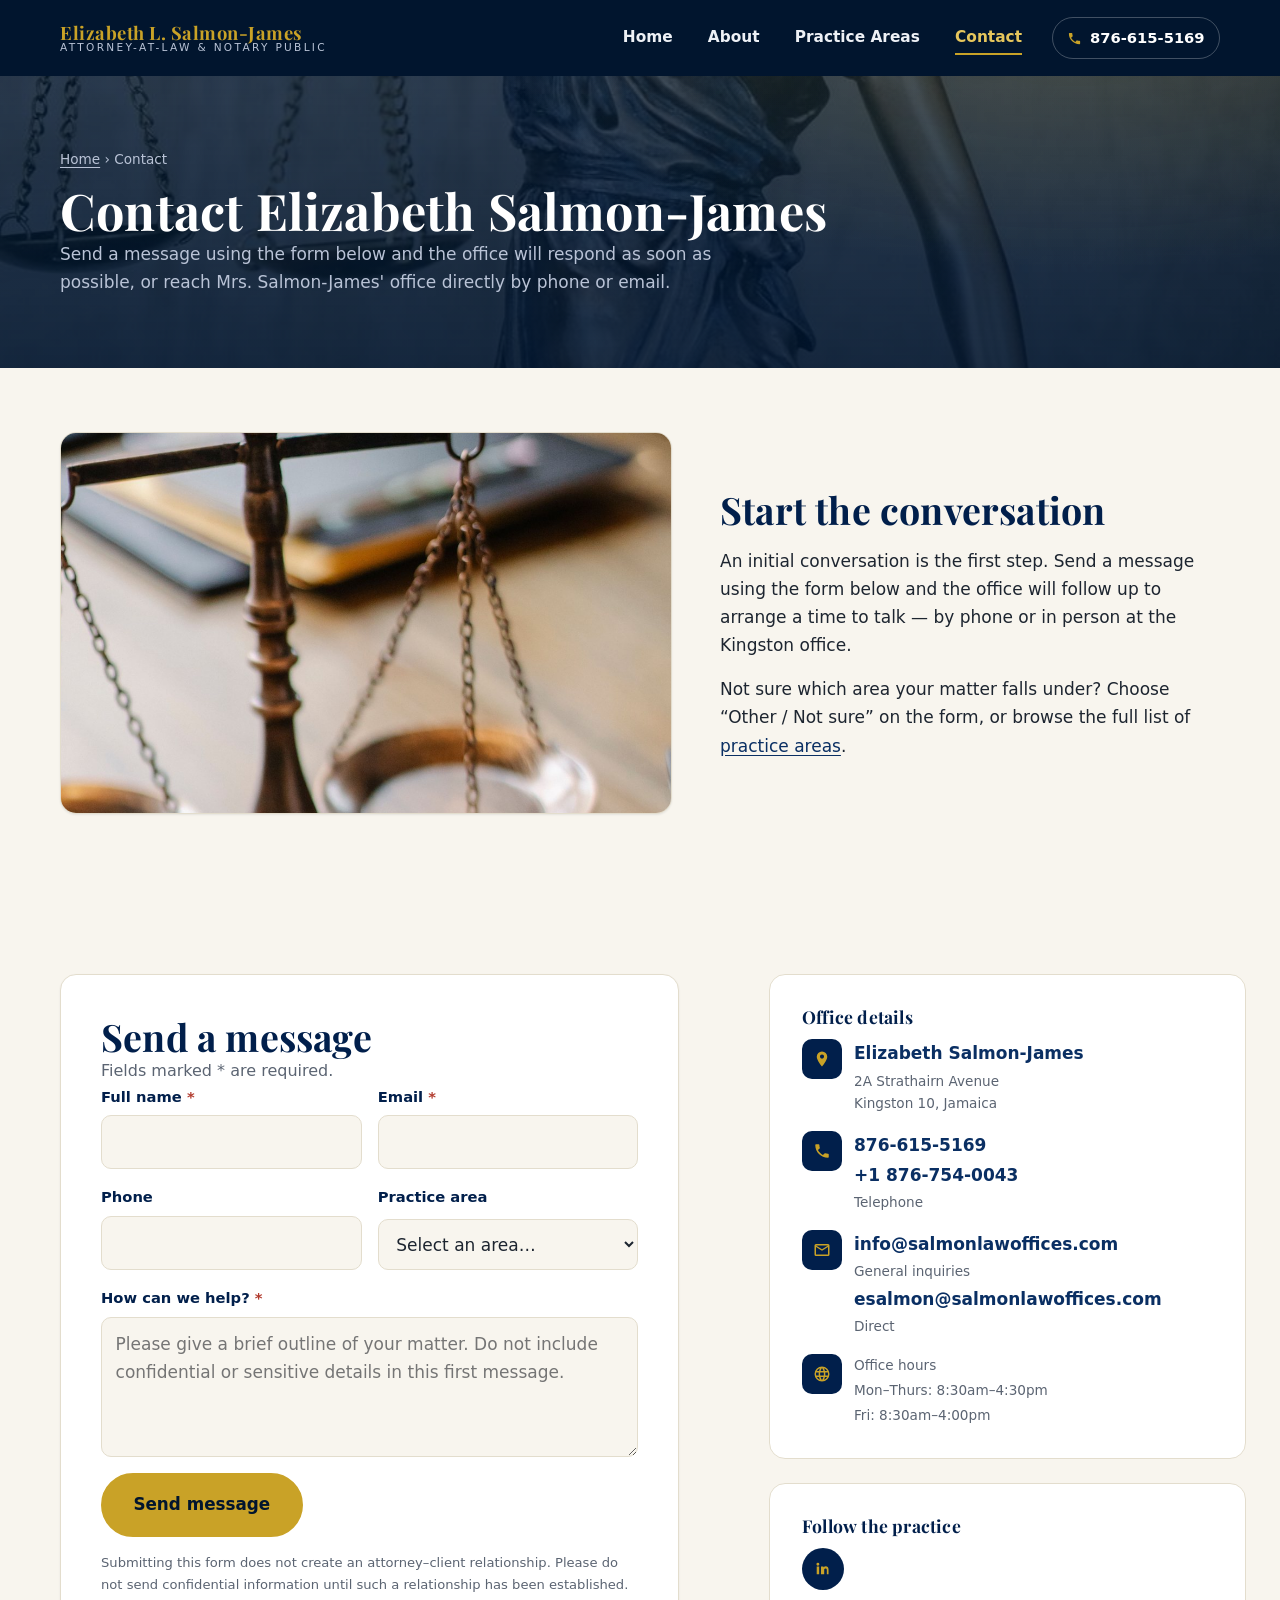
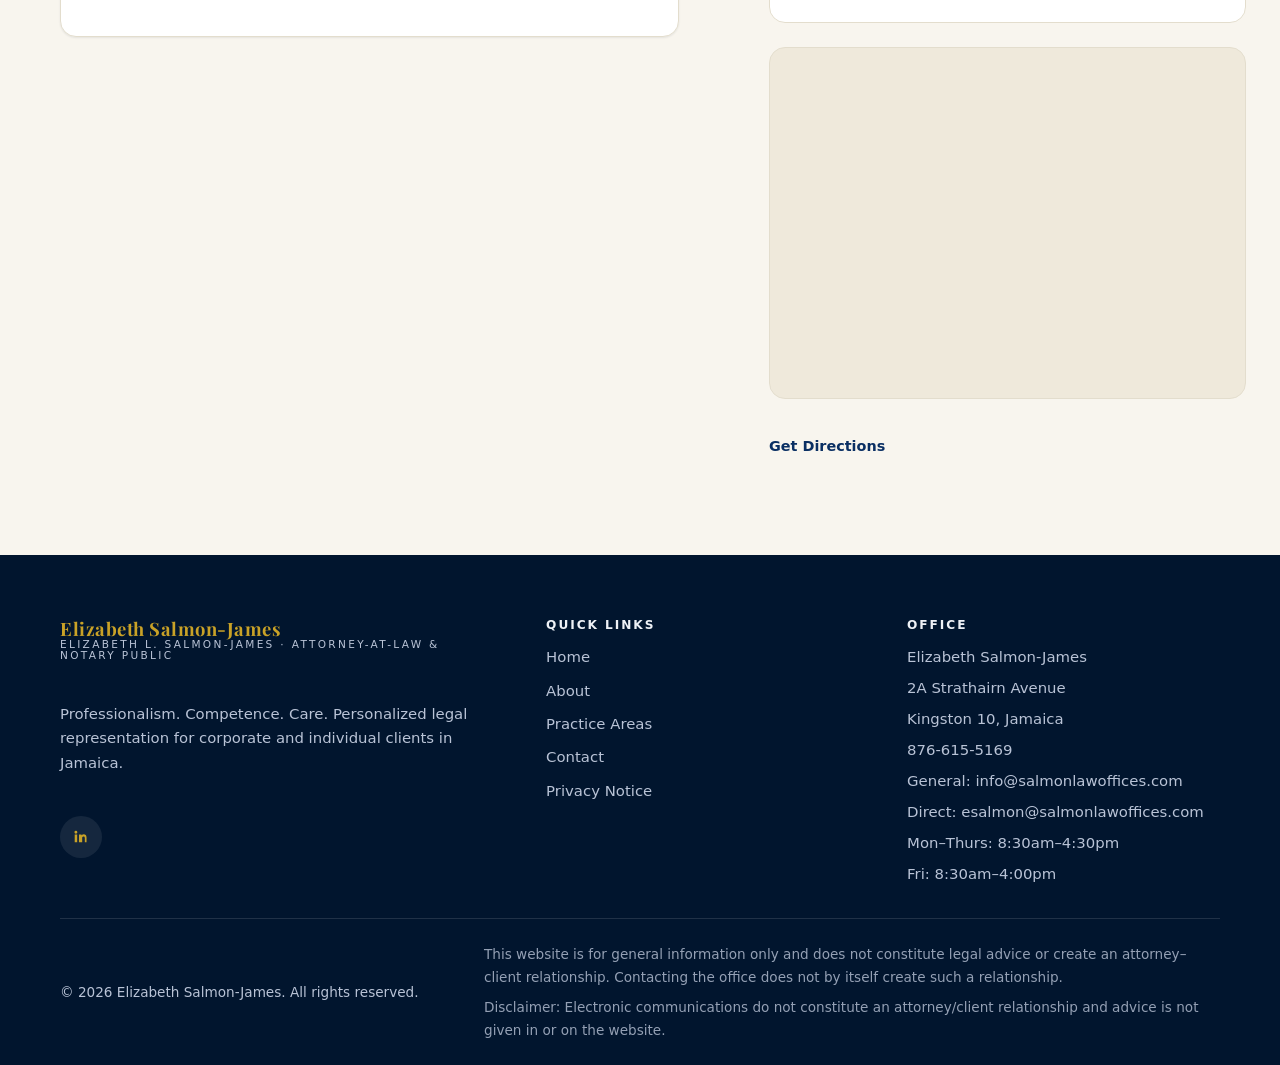
<file: contact.html>
<!DOCTYPE html>
<html lang="en">
<head>
  <meta charset="UTF-8" />
  <meta name="viewport" content="width=device-width, initial-scale=1" />
  <title>Contact | Elizabeth Salmon-James — Elizabeth L. Salmon-James</title>
  <meta name="description" content="Contact Elizabeth Salmon-James — the practice of Elizabeth L. Salmon-James, Attorney-at-Law and Notary Public. Send a message, or reach the office by phone or email." />
  <link rel="canonical" href="https://www.esjlawoffices.com/contact.html" />
  <meta name="theme-color" content="#01152e" />

  <meta property="og:type" content="website" />
  <meta property="og:site_name" content="Elizabeth Salmon-James" />
  <meta property="og:title" content="Contact | Elizabeth Salmon-James" />
  <meta property="og:description" content="Get in touch with Elizabeth L. Salmon-James, Attorney-at-Law and Notary Public." />
  <meta property="og:url" content="https://www.esjlawoffices.com/contact.html" />
  <meta property="og:image" content="https://www.esjlawoffices.com/assets/images/og-image.jpg" />
  <meta name="twitter:card" content="summary_large_image" />

  <link rel="icon" href="assets/images/favicon.ico" sizes="any" />
  <link rel="icon" type="image/png" sizes="32x32" href="assets/images/favicon-32.png" />
  <link rel="icon" type="image/png" sizes="16x16" href="assets/images/favicon-16.png" />
  <link rel="apple-touch-icon" href="assets/images/apple-touch-icon.png" />
  <link rel="manifest" href="site.webmanifest" />

  <link rel="preconnect" href="https://fonts.googleapis.com" />
  <link rel="preconnect" href="https://fonts.gstatic.com" crossorigin />
  <link href="https://fonts.googleapis.com/css2?family=Playfair+Display:ital,wght@0,600;0,700;1,500;1,600&display=swap" rel="stylesheet" />
  <link rel="stylesheet" href="assets/css/styles.css" />
</head>
<body>
  <a class="skip-link" href="#main">Skip to content</a>

  <header class="site-header">
    <div class="container header-inner">
      <a class="brand" href="index.html" aria-label="Elizabeth L. Salmon-James — home">
        <span class="brand-text">
          <span class="b1">Elizabeth L. Salmon-James</span>
          <span class="b2">Attorney-at-Law &amp; Notary Public</span>
        </span>
      </a>
      <nav class="primary-nav" id="primary-nav" aria-label="Primary">
        <ul class="nav-list">
          <li><a class="nav-link" href="index.html">Home</a></li>
          <li><a class="nav-link" href="about.html">About</a></li>
          <li><a class="nav-link" href="practice-areas.html">Practice&nbsp;Areas</a></li>
          <li><a class="nav-link" href="contact.html" aria-current="page">Contact</a></li>
        </ul>
      </nav>
      <a class="header-phone" href="tel:+18766155169">
        <svg viewBox="0 0 24 24" aria-hidden="true"><path d="M6.6 10.8c1.4 2.8 3.8 5.1 6.6 6.6l2.2-2.2c.3-.3.7-.4 1-.2 1.2.4 2.4.6 3.6.6.6 0 1 .4 1 1V20c0 .6-.4 1-1 1C10.6 21 3 13.4 3 4c0-.6.4-1 1-1h3.5c.6 0 1 .4 1 1 0 1.3.2 2.5.6 3.6.1.4 0 .8-.3 1l-2.2 2.2z"/></svg>
        <span>876-615-5169</span>
      </a>
      <button class="nav-toggle" type="button" aria-expanded="false" aria-controls="primary-nav" aria-label="Open navigation menu">
        <span></span>
      </button>
    </div>
  </header>

  <main id="main">
    <section class="page-hero has-photo-bg">
      <div class="photo-bg" aria-hidden="true">
        <img src="assets/images/bg-contact.jpg" alt="" loading="lazy" decoding="async"
             width="1300" height="1868" />
      </div>
      <div class="container">
        <p class="breadcrumb"><a href="index.html">Home</a> &rsaquo; Contact</p>
        <h1>Contact Elizabeth Salmon-James</h1>
        <p>Send a message using the form below and the office will respond as soon as possible,
          or reach Mrs. Salmon-James' office directly by phone or email.</p>
      </div>
    </section>

    <section class="section section--tight">
      <div class="container">
        <div class="contact-intro" data-reveal-group>
          <figure class="media-band reveal">
            <img src="assets/images/contact-office.jpg" loading="lazy" decoding="async"
                 width="1600" height="938"
                 alt="Brass scales of justice on a lawyer's desk." />
          </figure>
          <div class="contact-intro-copy reveal" data-reveal-delay="1">
            <h2>Start the conversation</h2>
            <p>An initial conversation is the first step. Send a message using the form
              below and the office will follow up to arrange a time to talk &mdash; by
              phone or in person at the Kingston office.</p>
            <p>Not sure which area your matter falls under? Choose &ldquo;Other / Not
              sure&rdquo; on the form, or browse the full list of
              <a href="practice-areas.html">practice areas</a>.</p>
          </div>
        </div>
      </div>
    </section>

    <section class="section">
      <div class="container contact-grid">

        <!-- ===================== CONTACT FORM ===================== -->
        <div class="form-card reveal" id="contact-form">
          <h2>Send a message</h2>
          <p class="lead" style="font-size:1rem">Fields marked <span aria-hidden="true">*</span>
            <span class="visually-hidden">(required)</span> are required.</p>

          <!--
            Netlify Forms: the attributes below let Netlify detect and process
            this form on deploy with no backend code.
              - data-netlify="true"        enables Netlify form handling
              - netlify-honeypot="bot-field" spam trap (hidden field below)
              - hidden input name="form-name" matches the form's name
            Locally (npx serve / open file) the form will not actually send;
            it works once deployed to Netlify. main.js adds inline validation
            and an in-page success message.
          -->
          <form name="contact" method="POST" data-netlify="true"
                netlify-honeypot="bot-field" data-contact-form action="/">
            <input type="hidden" name="form-name" value="contact" />
            <p class="hp-field" aria-hidden="true">
              <label>Do not fill this out if you are human:
                <input name="bot-field" class="hp-input" tabindex="-1" autocomplete="off" />
              </label>
            </p>

            <div class="form-status" tabindex="-1"></div>

            <div class="form-row">
              <div class="form-field">
                <label for="name">Full name <span class="req" aria-hidden="true">*</span></label>
                <input class="form-control" type="text" id="name" name="name"
                       autocomplete="name" required />
                <span class="field-error" aria-live="polite"></span>
              </div>
              <div class="form-field">
                <label for="email">Email <span class="req" aria-hidden="true">*</span></label>
                <input class="form-control" type="email" id="email" name="email"
                       autocomplete="email" required />
                <span class="field-error" aria-live="polite"></span>
              </div>
            </div>

            <div class="form-row">
              <div class="form-field">
                <label for="phone">Phone</label>
                <input class="form-control" type="tel" id="phone" name="phone"
                       autocomplete="tel" inputmode="tel" />
                <span class="field-error" aria-live="polite"></span>
              </div>
              <div class="form-field">
                <label for="area">Practice area</label>
                <select class="form-control" id="area" name="practice-area">
                  <option value="">Select an area…</option>
                  <option>Insurance Law</option>
                  <option>Civil Litigation</option>
                  <option>Personal Injury</option>
                  <option>Contract</option>
                  <option>Employment Law</option>
                  <option>Landlord &amp; Tenant</option>
                  <option>Debt Collection</option>
                  <option>Conveyancing</option>
                  <option>Notarial Services</option>
                  <option>Advisory &amp; Legal Opinions</option>
                  <option>Other / Not sure</option>
                </select>
                <span class="field-error" aria-live="polite"></span>
              </div>
            </div>

            <div class="form-field">
              <label for="message">How can we help? <span class="req" aria-hidden="true">*</span></label>
              <textarea class="form-control" id="message" name="message" required
                        placeholder="Please give a brief outline of your matter. Do not include confidential or sensitive details in this first message."></textarea>
              <span class="field-error" aria-live="polite"></span>
            </div>

            <button class="btn btn--gold btn--lg" type="submit">Send message</button>
            <p class="sub" style="font-size:.82rem;color:var(--muted);margin-top:1rem">
              Submitting this form does not create an attorney–client relationship. Please do not
              send confidential information until such a relationship has been established.
            </p>
          </form>
        </div>

        <!-- ===================== CONTACT DETAILS ===================== -->
        <aside class="contact-aside reveal" data-reveal="right">
          <div class="info-block">
            <h3>Office details</h3>
            <ul class="info-list">
              <li>
                <span class="ic" aria-hidden="true"><svg viewBox="0 0 24 24"><path d="M12 2a7 7 0 0 0-7 7c0 5 7 13 7 13s7-8 7-13a7 7 0 0 0-7-7zm0 9.5A2.5 2.5 0 1 1 12 6a2.5 2.5 0 0 1 0 5.5z"/></svg></span>
                <span>
                  <a href="#map">Elizabeth Salmon-James</a>
                  <span class="sub">2A Strathairn Avenue<br />Kingston 10, Jamaica</span>
                </span>
              </li>
              <li>
                <span class="ic" aria-hidden="true"><svg viewBox="0 0 24 24"><path d="M6.6 10.8c1.4 2.8 3.8 5.1 6.6 6.6l2.2-2.2c.3-.3.7-.4 1-.2 1.2.4 2.4.6 3.6.6.6 0 1 .4 1 1V20c0 .6-.4 1-1 1C10.6 21 3 13.4 3 4c0-.6.4-1 1-1h3.5c.6 0 1 .4 1 1 0 1.3.2 2.5.6 3.6.1.4 0 .8-.3 1l-2.2 2.2z"/></svg></span>
                <span>
                  <a href="tel:+18766155169">876-615-5169</a>
                  <a href="tel:+18767540043">+1 876-754-0043</a>
                  <span class="sub">Telephone</span>
                </span>
              </li>
              <li>
                <span class="ic" aria-hidden="true"><svg viewBox="0 0 24 24"><path d="M4 4h16a2 2 0 0 1 2 2v12a2 2 0 0 1-2 2H4a2 2 0 0 1-2-2V6a2 2 0 0 1 2-2zm0 4v10h16V8l-8 5-8-5zm0-2 8 5 8-5H4z"/></svg></span>
                <span>
                  <a href="mailto:info@salmonlawoffices.com">info@salmonlawoffices.com</a>
                  <span class="sub">General inquiries</span>
                  <a href="mailto:esalmon@salmonlawoffices.com">esalmon@salmonlawoffices.com</a>
                  <span class="sub">Direct</span>
                </span>
              </li>
              <li>
                <span class="ic" aria-hidden="true"><svg viewBox="0 0 24 24"><path d="M11.99 2a10 10 0 1 0 .02 20 10 10 0 0 0-.02-20zm6.9 6h-2.95a15.7 15.7 0 0 0-1.38-3.56A8.03 8.03 0 0 1 18.9 8zM12 4c.83 1.2 1.48 2.54 1.9 4h-3.8c.42-1.46 1.07-2.8 1.9-4zM4.26 14a7.8 7.8 0 0 1 0-4h3.38a16.5 16.5 0 0 0 0 4H4.26zm.84 2h2.95c.34 1.28.8 2.5 1.38 3.56A8.03 8.03 0 0 1 5.1 16zm2.95-8H5.1a8.03 8.03 0 0 1 4.33-3.56A15.7 15.7 0 0 0 8.05 8zM12 20c-.83-1.2-1.48-2.54-1.9-4h3.8c-.42 1.46-1.07 2.8-1.9 4zm2.36-6H9.64a14.7 14.7 0 0 1 0-4h4.72a14.7 14.7 0 0 1 0 4zm.2 5.56c.58-1.06 1.04-2.28 1.38-3.56h2.95a8.03 8.03 0 0 1-4.33 3.56zM16.36 14a16.5 16.5 0 0 0 0-4h3.38a7.8 7.8 0 0 1 0 4h-3.38z"/></svg></span>
                <span>
                  <span class="sub">Office hours</span>
                  <span class="sub">Mon&ndash;Thurs: 8:30am&ndash;4:30pm</span>
                  <span class="sub">Fri: 8:30am&ndash;4:00pm</span>
                </span>
              </li>
            </ul>
          </div>

          <div class="info-block">
            <h3>Follow the practice</h3>
            <div class="social-row">
              <a class="social-btn" href="https://www.linkedin.com/in/elizabeth-salmon-james-a9105a63"
                 aria-label="Elizabeth L. Salmon-James on LinkedIn" rel="noopener" target="_blank">
                <svg viewBox="0 0 24 24" aria-hidden="true"><path d="M6.9 8.5V19H3.6V8.5h3.3zM5.2 3.7a1.9 1.9 0 1 1 0 3.9 1.9 1.9 0 0 1 0-3.9zM20.4 19h-3.3v-5.5c0-1.4-.5-2.3-1.7-2.3-.9 0-1.5.6-1.7 1.2-.1.2-.1.6-.1.9V19H9.3s.1-9.5 0-10.5h3.3v1.5c.4-.7 1.2-1.7 3-1.7 2.2 0 3.8 1.4 3.8 4.5V19z"/></svg>
              </a>
            </div>
          </div>

          <div class="map-embed" id="map">
            <iframe
              src="https://www.google.com/maps?q=2A+Strathairn+Avenue,+Kingston+10,+Jamaica&output=embed"
              width="100%" height="350" style="border:0;" loading="lazy"
              referrerpolicy="no-referrer-when-downgrade"
              title="Elizabeth Salmon-James office location on Google Maps"></iframe>
          </div>
          <a class="map-directions" href="https://www.google.com/maps?q=2A+Strathairn+Avenue,+Kingston+10,+Jamaica"
             target="_blank" rel="noopener">Get Directions</a>
        </aside>
      </div>
    </section>
  </main>

  <footer class="site-footer">
    <div class="container">
      <div class="footer-grid">
        <div class="footer-brand">
          <span class="brand-text">
            <span class="b1">Elizabeth Salmon-James</span>
            <span class="b2">Elizabeth L. Salmon-James &middot; Attorney-at-Law &amp; Notary Public</span>
          </span>
          <p>Professionalism. Competence. Care. Personalized legal representation for corporate and
            individual clients in Jamaica.</p>
          <div class="social-row">
            <a class="social-btn" href="https://www.linkedin.com/in/elizabeth-salmon-james-a9105a63"
               aria-label="Elizabeth L. Salmon-James on LinkedIn" rel="noopener" target="_blank">
              <svg viewBox="0 0 24 24" aria-hidden="true"><path d="M6.9 8.5V19H3.6V8.5h3.3zM5.2 3.7a1.9 1.9 0 1 1 0 3.9 1.9 1.9 0 0 1 0-3.9zM20.4 19h-3.3v-5.5c0-1.4-.5-2.3-1.7-2.3-.9 0-1.5.6-1.7 1.2-.1.2-.1.6-.1.9V19H9.3s.1-9.5 0-10.5h3.3v1.5c.4-.7 1.2-1.7 3-1.7 2.2 0 3.8 1.4 3.8 4.5V19z"/></svg>
            </a>
          </div>
        </div>
        <div>
          <h4>Quick links</h4>
          <ul class="footer-links">
            <li><a href="index.html">Home</a></li>
            <li><a href="about.html">About</a></li>
            <li><a href="practice-areas.html">Practice Areas</a></li>
            <li><a href="contact.html">Contact</a></li>
            <li><a href="privacy.html">Privacy Notice</a></li>
          </ul>
        </div>
        <div>
          <h4>Office</h4>
          <address class="footer-nap">
            <span>Elizabeth Salmon-James</span>
            <span>2A Strathairn Avenue</span>
            <span>Kingston 10, Jamaica</span>
            <a href="tel:+18766155169">876-615-5169</a>
            <a href="mailto:info@salmonlawoffices.com">General: info@salmonlawoffices.com</a>
            <a href="mailto:esalmon@salmonlawoffices.com">Direct: esalmon@salmonlawoffices.com</a>
            <span>Mon&ndash;Thurs: 8:30am&ndash;4:30pm</span>
            <span>Fri: 8:30am&ndash;4:00pm</span>
          </address>
        </div>
      </div>
      <div class="footer-bottom">
        <p>&copy; <span id="year">2026</span> Elizabeth Salmon-James. All rights reserved.</p>
        <div class="footer-disclaimers">
          <p class="disclaimer">
            This website is for general information only and does not constitute legal advice or
            create an attorney–client relationship. Contacting the office does not by itself create
            such a relationship.
          </p>
          <p class="disclaimer">
            Disclaimer: Electronic communications do not constitute an attorney/client
            relationship and advice is not given in or on the website.
          </p>
        </div>
      </div>
    </div>
  </footer>

  <button class="back-to-top" type="button" aria-label="Back to top">
    <svg viewBox="0 0 24 24" aria-hidden="true"><path d="M12 5l7 7-1.4 1.4L13 8.8V20h-2V8.8l-4.6 4.6L5 12z"/></svg>
  </button>

  <script src="assets/js/main.js" defer></script>
</body>
</html>
</file>
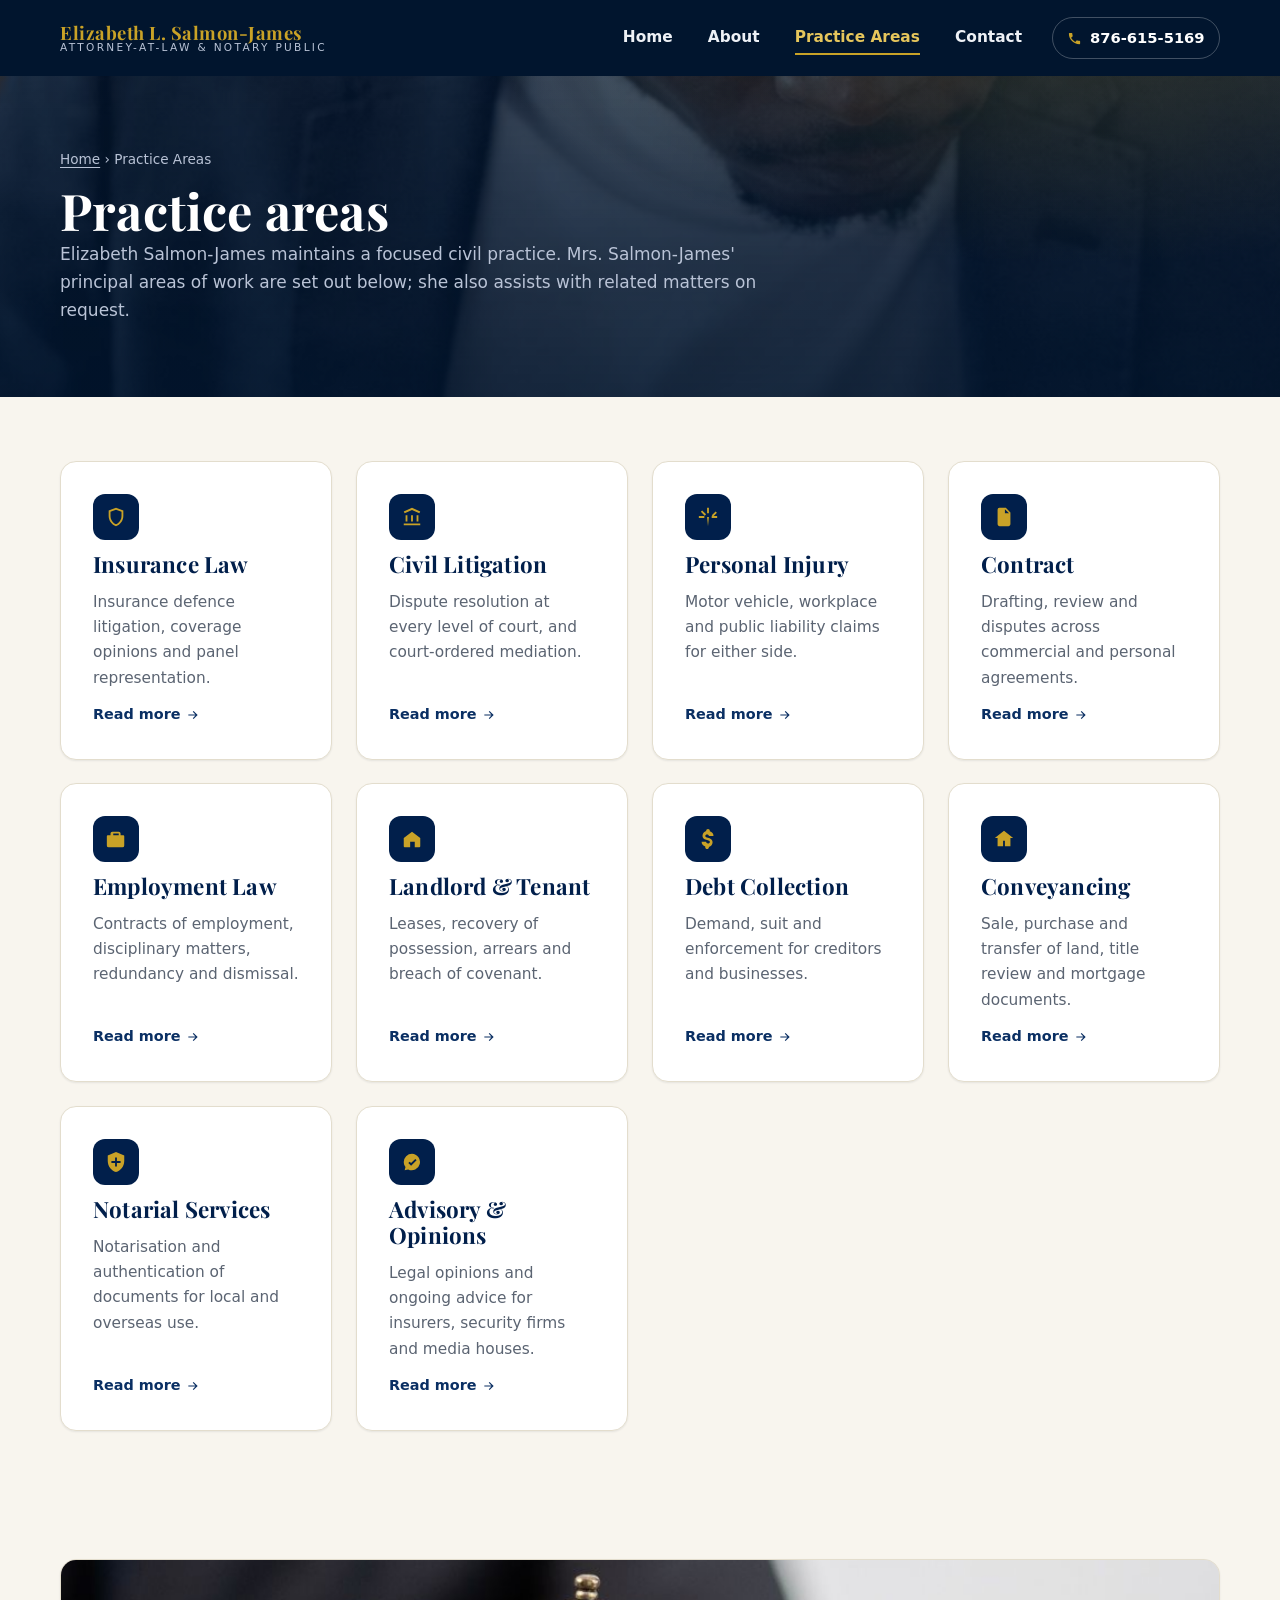
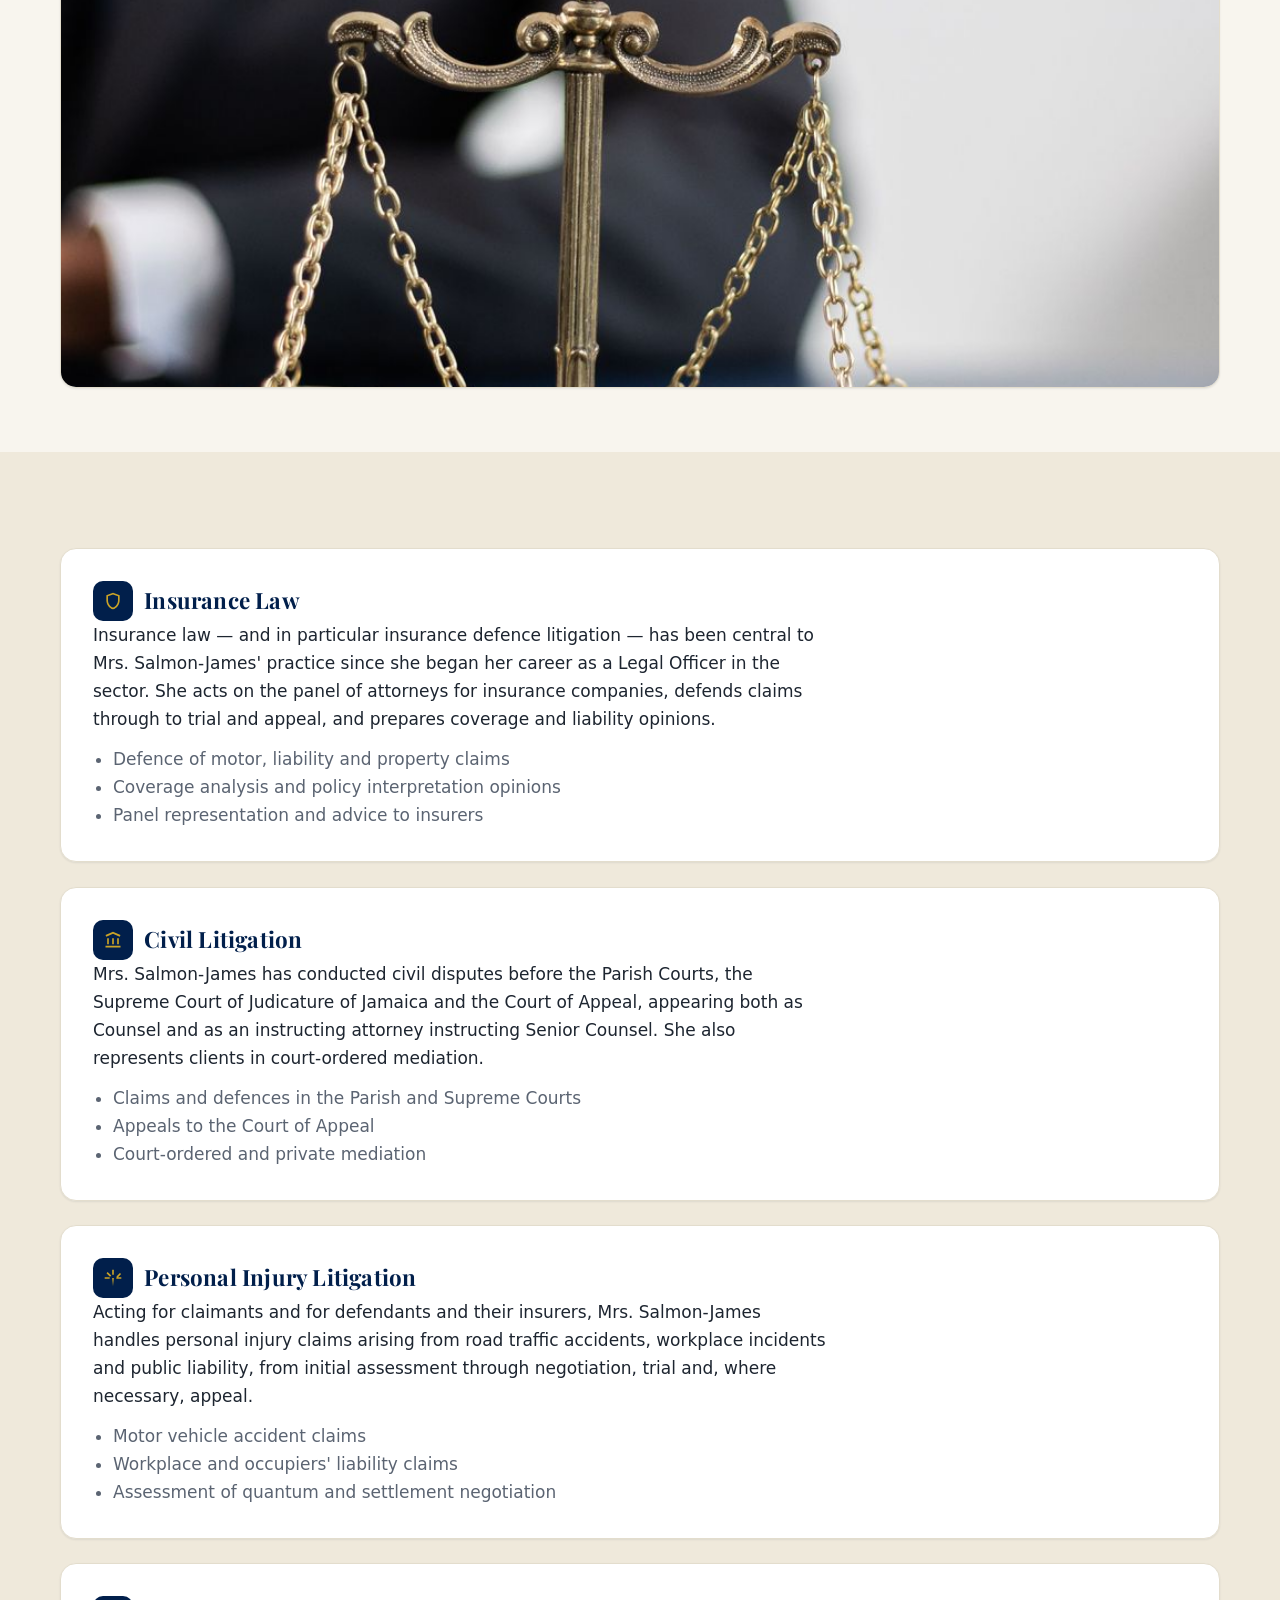
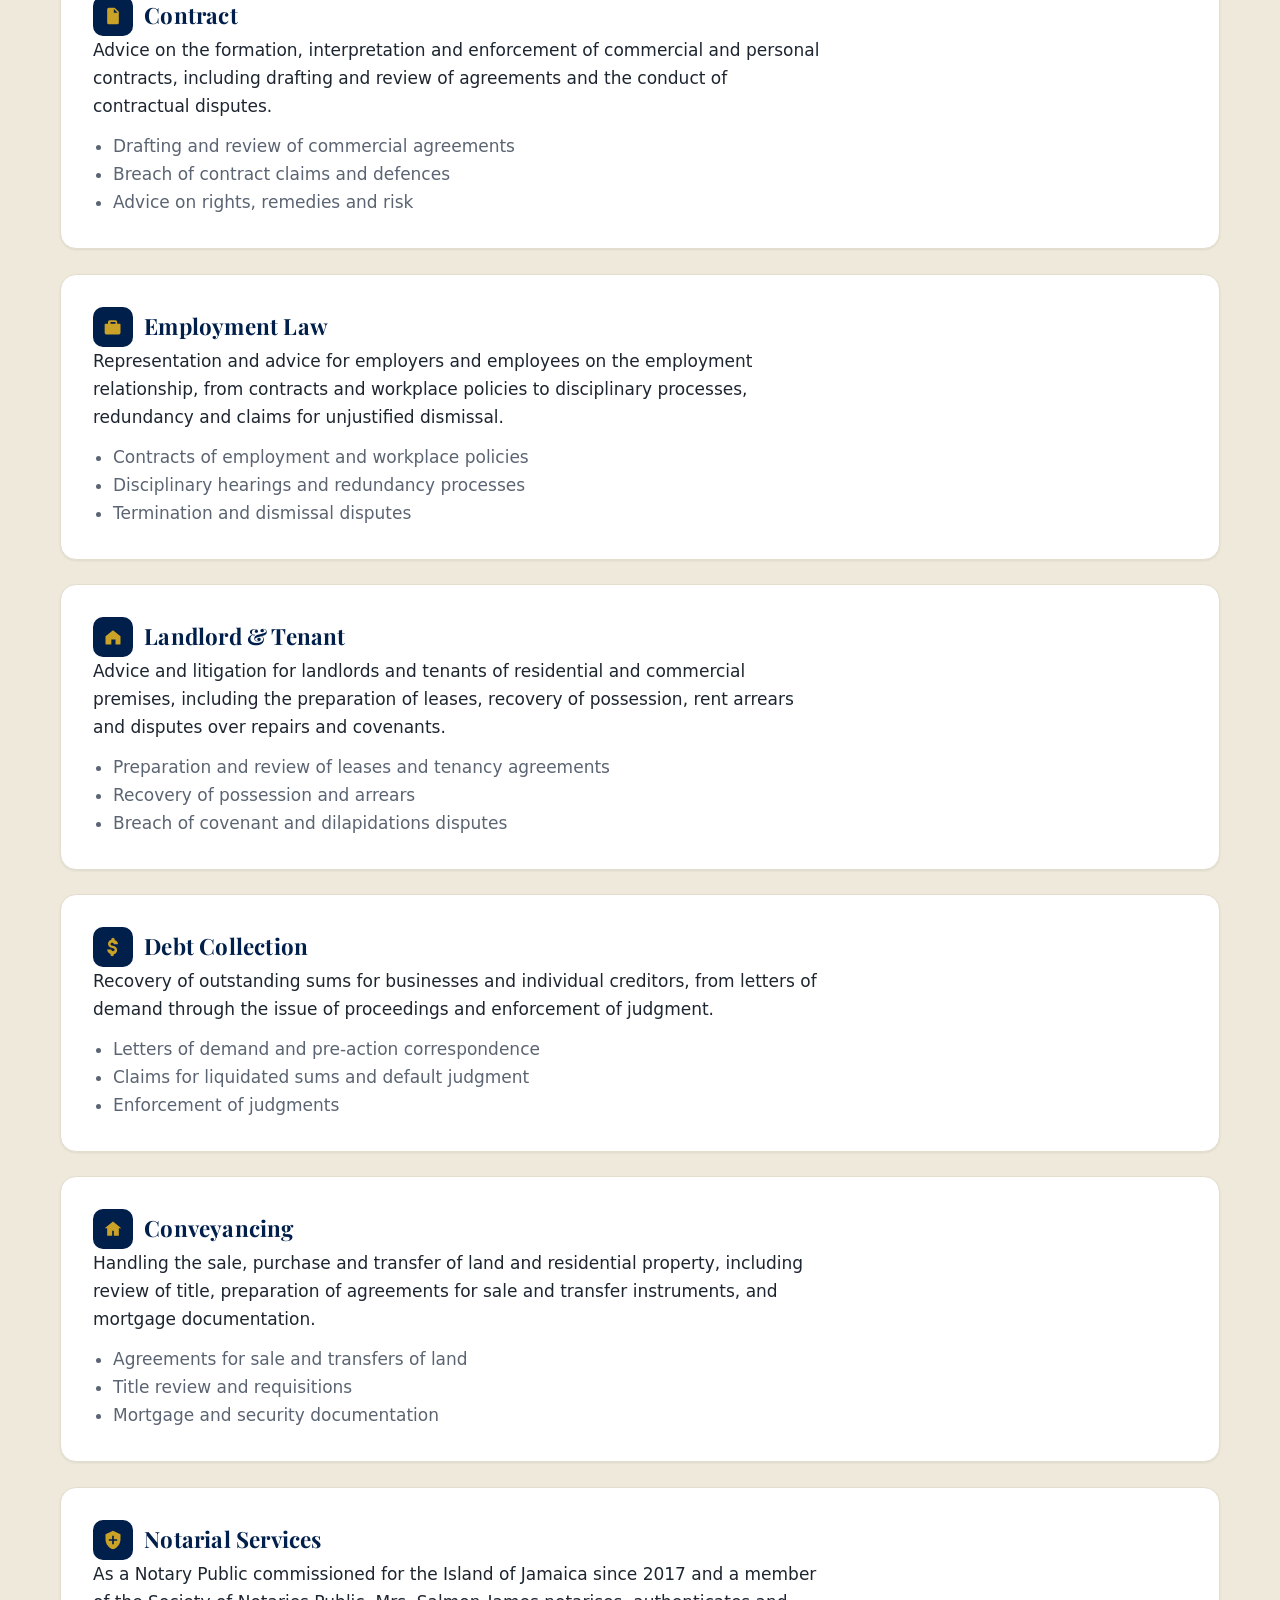
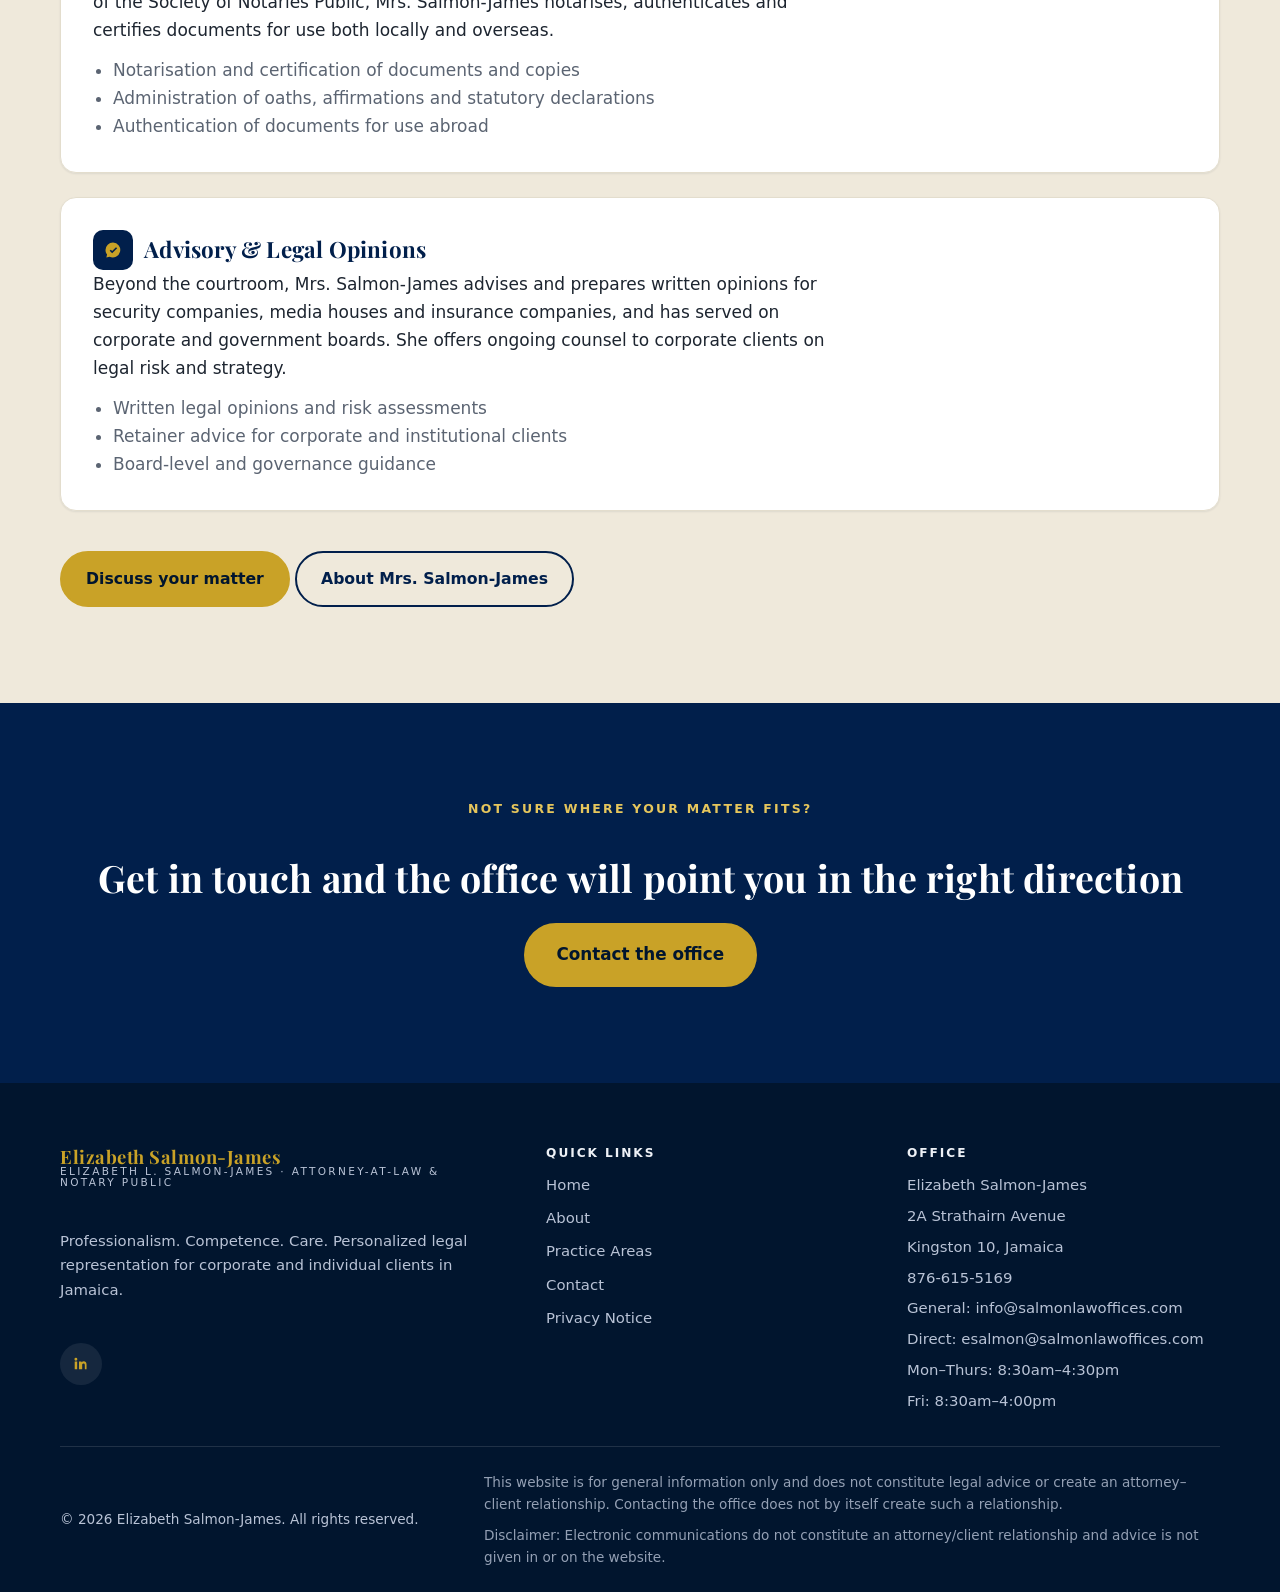
<file: practice-areas.html>
<!DOCTYPE html>
<html lang="en">
<head>
  <meta charset="UTF-8" />
  <meta name="viewport" content="width=device-width, initial-scale=1" />
  <title>Practice Areas | Elizabeth Salmon-James — Elizabeth L. Salmon-James</title>
  <meta name="description" content="Practice areas of Elizabeth Salmon-James: insurance defence litigation, civil litigation, personal injury, contract, employment law, landlord and tenant, debt collection, conveyancing, notarial services and legal advisory work in Jamaica." />
  <link rel="canonical" href="https://www.esjlawoffices.com/practice-areas.html" />
  <meta name="theme-color" content="#01152e" />

  <meta property="og:type" content="website" />
  <meta property="og:site_name" content="Elizabeth Salmon-James" />
  <meta property="og:title" content="Practice Areas | Elizabeth Salmon-James" />
  <meta property="og:description" content="A focused civil practice built around litigation, commercial advice and notarial services." />
  <meta property="og:url" content="https://www.esjlawoffices.com/practice-areas.html" />
  <meta property="og:image" content="https://www.esjlawoffices.com/assets/images/og-image.jpg" />
  <meta name="twitter:card" content="summary_large_image" />

  <link rel="icon" href="assets/images/favicon.ico" sizes="any" />
  <link rel="icon" type="image/png" sizes="32x32" href="assets/images/favicon-32.png" />
  <link rel="icon" type="image/png" sizes="16x16" href="assets/images/favicon-16.png" />
  <link rel="apple-touch-icon" href="assets/images/apple-touch-icon.png" />
  <link rel="manifest" href="site.webmanifest" />

  <link rel="preconnect" href="https://fonts.googleapis.com" />
  <link rel="preconnect" href="https://fonts.gstatic.com" crossorigin />
  <link href="https://fonts.googleapis.com/css2?family=Playfair+Display:ital,wght@0,600;0,700;1,500;1,600&display=swap" rel="stylesheet" />
  <link rel="stylesheet" href="assets/css/styles.css" />
</head>
<body>
  <a class="skip-link" href="#main">Skip to content</a>

  <header class="site-header">
    <div class="container header-inner">
      <a class="brand" href="index.html" aria-label="Elizabeth L. Salmon-James — home">
        <span class="brand-text">
          <span class="b1">Elizabeth L. Salmon-James</span>
          <span class="b2">Attorney-at-Law &amp; Notary Public</span>
        </span>
      </a>
      <nav class="primary-nav" id="primary-nav" aria-label="Primary">
        <ul class="nav-list">
          <li><a class="nav-link" href="index.html">Home</a></li>
          <li><a class="nav-link" href="about.html">About</a></li>
          <li><a class="nav-link" href="practice-areas.html" aria-current="page">Practice&nbsp;Areas</a></li>
          <li><a class="nav-link" href="contact.html">Contact</a></li>
        </ul>
      </nav>
      <a class="header-phone" href="tel:+18766155169">
        <svg viewBox="0 0 24 24" aria-hidden="true"><path d="M6.6 10.8c1.4 2.8 3.8 5.1 6.6 6.6l2.2-2.2c.3-.3.7-.4 1-.2 1.2.4 2.4.6 3.6.6.6 0 1 .4 1 1V20c0 .6-.4 1-1 1C10.6 21 3 13.4 3 4c0-.6.4-1 1-1h3.5c.6 0 1 .4 1 1 0 1.3.2 2.5.6 3.6.1.4 0 .8-.3 1l-2.2 2.2z"/></svg>
        <span>876-615-5169</span>
      </a>
      <button class="nav-toggle" type="button" aria-expanded="false" aria-controls="primary-nav" aria-label="Open navigation menu">
        <span></span>
      </button>
    </div>
  </header>

  <main id="main">
    <section class="page-hero has-photo-bg">
      <div class="photo-bg" aria-hidden="true">
        <img src="assets/images/bg-practice.jpg" alt="" loading="lazy" decoding="async"
             width="1300" height="1947" />
      </div>
      <div class="container">
        <p class="breadcrumb"><a href="index.html">Home</a> &rsaquo; Practice Areas</p>
        <h1>Practice areas</h1>
        <p>Elizabeth Salmon-James maintains a focused civil practice. Mrs. Salmon-James' principal
          areas of work are set out below; she also assists with related matters on request.</p>
      </div>
    </section>

    <!-- Overview grid -->
    <section class="section section--tight">
      <div class="container">
        <div class="card-grid" data-reveal-group>
          <a class="practice-card reveal" href="#insurance">
            <span class="pc-icon" aria-hidden="true"><svg viewBox="0 0 24 24"><path d="M12 2 4 5v6c0 5 3.4 9.7 8 11 4.6-1.3 8-6 8-11V5l-8-3zm0 2.2 6 2.2V11c0 3.9-2.5 7.7-6 8.9-3.5-1.2-6-5-6-8.9V6.4l6-2.2z"/></svg></span>
            <h3>Insurance Law</h3>
            <p>Insurance defence litigation, coverage opinions and panel representation.</p>
            <span class="pc-more">Read more <svg viewBox="0 0 24 24" aria-hidden="true"><path d="M13 5l7 7-7 7-1.4-1.4L16.2 13H4v-2h12.2l-4.6-4.6z"/></svg></span>
          </a>
          <a class="practice-card reveal" href="#civil-litigation">
            <span class="pc-icon" aria-hidden="true"><svg viewBox="0 0 24 24"><path d="M3 21h18v-2H3v2zM12 2 3 6l1 2 8-3.6L20 8l1-2-9-4zM5 10v7h2v-7H5zm6 0v7h2v-7h-2zm6 0v7h2v-7h-2z"/></svg></span>
            <h3>Civil Litigation</h3>
            <p>Dispute resolution at every level of court, and court-ordered mediation.</p>
            <span class="pc-more">Read more <svg viewBox="0 0 24 24" aria-hidden="true"><path d="M13 5l7 7-7 7-1.4-1.4L16.2 13H4v-2h12.2l-4.6-4.6z"/></svg></span>
          </a>
          <a class="practice-card reveal" href="#personal-injury">
            <span class="pc-icon" aria-hidden="true"><svg viewBox="0 0 24 24"><path d="M11 2h2v6h-2zM4.2 6.3l1.4-1.4 4.3 4.2-1.5 1.5zM2 11h6v2H2zm14.1-.9 4.2-4.2 1.4 1.4-4.2 4.3zM16 11h6v2h-6zM11 12h2l-1 10z"/></svg></span>
            <h3>Personal Injury</h3>
            <p>Motor vehicle, workplace and public liability claims for either side.</p>
            <span class="pc-more">Read more <svg viewBox="0 0 24 24" aria-hidden="true"><path d="M13 5l7 7-7 7-1.4-1.4L16.2 13H4v-2h12.2l-4.6-4.6z"/></svg></span>
          </a>
          <a class="practice-card reveal" href="#contract">
            <span class="pc-icon" aria-hidden="true"><svg viewBox="0 0 24 24"><path d="M7 2h7l5 5v13a2 2 0 0 1-2 2H7a2 2 0 0 1-2-2V4a2 2 0 0 1 2-2zm6 1.5V8h4.5L13 3.5zM8 12h8v2H8zm0 4h8v2H8z"/></svg></span>
            <h3>Contract</h3>
            <p>Drafting, review and disputes across commercial and personal agreements.</p>
            <span class="pc-more">Read more <svg viewBox="0 0 24 24" aria-hidden="true"><path d="M13 5l7 7-7 7-1.4-1.4L16.2 13H4v-2h12.2l-4.6-4.6z"/></svg></span>
          </a>
          <a class="practice-card reveal" href="#employment">
            <span class="pc-icon" aria-hidden="true"><svg viewBox="0 0 24 24"><path d="M9 4h6a2 2 0 0 1 2 2v2h3a1 1 0 0 1 1 1v10a2 2 0 0 1-2 2H4a2 2 0 0 1-2-2V9a1 1 0 0 1 1-1h3V6a2 2 0 0 1 2-2zm0 4h6V6H9v2z"/></svg></span>
            <h3>Employment Law</h3>
            <p>Contracts of employment, disciplinary matters, redundancy and dismissal.</p>
            <span class="pc-more">Read more <svg viewBox="0 0 24 24" aria-hidden="true"><path d="M13 5l7 7-7 7-1.4-1.4L16.2 13H4v-2h12.2l-4.6-4.6z"/></svg></span>
          </a>
          <a class="practice-card reveal" href="#landlord-tenant">
            <span class="pc-icon" aria-hidden="true"><svg viewBox="0 0 24 24"><path d="M3 11 12 4l9 7v9a1 1 0 0 1-1 1h-5v-6H10v6H4a1 1 0 0 1-1-1v-9z"/></svg></span>
            <h3>Landlord &amp; Tenant</h3>
            <p>Leases, recovery of possession, arrears and breach of covenant.</p>
            <span class="pc-more">Read more <svg viewBox="0 0 24 24" aria-hidden="true"><path d="M13 5l7 7-7 7-1.4-1.4L16.2 13H4v-2h12.2l-4.6-4.6z"/></svg></span>
          </a>
          <a class="practice-card reveal" href="#debt-collection">
            <span class="pc-icon" aria-hidden="true"><svg viewBox="0 0 24 24"><path d="M12 1c-1.1 0-2 .9-2 2v.3C7.7 3.9 6 6 6 8.5c0 3 2.5 4 5 4.7 2.2.6 3 1 3 2.1 0 1-.9 1.7-2 1.7s-2-.7-2-1.9H5c0 2.5 1.7 4.6 4 5.2V21c0 1.1.9 2 2 2s2-.9 2-2v-.4c2.4-.6 4-2.6 4-5.1 0-3.2-2.7-4.2-5-4.9-2.1-.6-3-1-3-2 0-.9.8-1.6 2-1.6s2 .7 2 1.7h5c0-2.4-1.6-4.4-4-5.1V3c0-1.1-.9-2-2-2z"/></svg></span>
            <h3>Debt Collection</h3>
            <p>Demand, suit and enforcement for creditors and businesses.</p>
            <span class="pc-more">Read more <svg viewBox="0 0 24 24" aria-hidden="true"><path d="M13 5l7 7-7 7-1.4-1.4L16.2 13H4v-2h12.2l-4.6-4.6z"/></svg></span>
          </a>
          <a class="practice-card reveal" href="#conveyancing">
            <span class="pc-icon" aria-hidden="true"><svg viewBox="0 0 24 24"><path d="M12 3 2 11h3v9h6v-6h2v6h6v-9h3L12 3z"/></svg></span>
            <h3>Conveyancing</h3>
            <p>Sale, purchase and transfer of land, title review and mortgage documents.</p>
            <span class="pc-more">Read more <svg viewBox="0 0 24 24" aria-hidden="true"><path d="M13 5l7 7-7 7-1.4-1.4L16.2 13H4v-2h12.2l-4.6-4.6z"/></svg></span>
          </a>
          <a class="practice-card reveal" href="#notarial">
            <span class="pc-icon" aria-hidden="true"><svg viewBox="0 0 24 24"><path d="M12 1 3 5v6c0 5.5 3.8 10.7 9 12 5.2-1.3 9-6.5 9-12V5l-9-4zm-1 6h2v4h4v2h-4v4h-2v-4H7v-2h4V7z"/></svg></span>
            <h3>Notarial Services</h3>
            <p>Notarisation and authentication of documents for local and overseas use.</p>
            <span class="pc-more">Read more <svg viewBox="0 0 24 24" aria-hidden="true"><path d="M13 5l7 7-7 7-1.4-1.4L16.2 13H4v-2h12.2l-4.6-4.6z"/></svg></span>
          </a>
          <a class="practice-card reveal" href="#advisory">
            <span class="pc-icon" aria-hidden="true"><svg viewBox="0 0 24 24"><path d="M12 3a9 9 0 0 0-9 9c0 2 .7 3.9 1.9 5.4L4 21l3.8-.9A9 9 0 1 0 12 3zm-1 13-3-3 1.4-1.4L11 13.2l4.6-4.6L17 10l-6 6z"/></svg></span>
            <h3>Advisory &amp; Opinions</h3>
            <p>Legal opinions and ongoing advice for insurers, security firms and media houses.</p>
            <span class="pc-more">Read more <svg viewBox="0 0 24 24" aria-hidden="true"><path d="M13 5l7 7-7 7-1.4-1.4L16.2 13H4v-2h12.2l-4.6-4.6z"/></svg></span>
          </a>
        </div>
      </div>
    </section>

    <section class="section section--tight">
      <div class="container">
        <figure class="media-band reveal">
          <img src="assets/images/practice-scales.jpg" loading="lazy" decoding="async"
               width="1400" height="2100" style="object-position: center 60%"
               alt="A set of brass scales of justice on a lawyer's desk." />
          <figcaption>A focused civil practice — litigation, commercial advice and notarial
            services, each matter handled directly by Mrs. Salmon-James.</figcaption>
        </figure>
      </div>
    </section>

    <!-- Detail sections -->
    <section class="section section--cream2">
      <div class="container">

        <article class="detail-card reveal" id="insurance">
          <h3><span class="pc-icon" aria-hidden="true"><svg viewBox="0 0 24 24"><path d="M12 2 4 5v6c0 5 3.4 9.7 8 11 4.6-1.3 8-6 8-11V5l-8-3zm0 2.2 6 2.2V11c0 3.9-2.5 7.7-6 8.9-3.5-1.2-6-5-6-8.9V6.4l6-2.2z"/></svg></span>Insurance Law</h3>
          <p>Insurance law — and in particular insurance defence litigation — has been central to
            Mrs. Salmon-James' practice since she began her career as a Legal Officer in the
            sector. She acts on the panel of attorneys for insurance companies, defends claims
            through to trial and appeal, and prepares coverage and liability opinions.</p>
          <ul>
            <li>Defence of motor, liability and property claims</li>
            <li>Coverage analysis and policy interpretation opinions</li>
            <li>Panel representation and advice to insurers</li>
          </ul>
        </article>

        <article class="detail-card reveal" id="civil-litigation">
          <h3><span class="pc-icon" aria-hidden="true"><svg viewBox="0 0 24 24"><path d="M3 21h18v-2H3v2zM12 2 3 6l1 2 8-3.6L20 8l1-2-9-4zM5 10v7h2v-7H5zm6 0v7h2v-7h-2zm6 0v7h2v-7h-2z"/></svg></span>Civil Litigation</h3>
          <p>Mrs. Salmon-James has conducted civil disputes before the Parish Courts, the Supreme
            Court of Judicature of Jamaica and the Court of Appeal, appearing both as Counsel and
            as an instructing attorney instructing Senior Counsel. She also represents clients in
            court-ordered mediation.</p>
          <ul>
            <li>Claims and defences in the Parish and Supreme Courts</li>
            <li>Appeals to the Court of Appeal</li>
            <li>Court-ordered and private mediation</li>
          </ul>
        </article>

        <article class="detail-card reveal" id="personal-injury">
          <h3><span class="pc-icon" aria-hidden="true"><svg viewBox="0 0 24 24"><path d="M11 2h2v6h-2zM4.2 6.3l1.4-1.4 4.3 4.2-1.5 1.5zM2 11h6v2H2zm14.1-.9 4.2-4.2 1.4 1.4-4.2 4.3zM16 11h6v2h-6zM11 12h2l-1 10z"/></svg></span>Personal Injury Litigation</h3>
          <p>Acting for claimants and for defendants and their insurers, Mrs. Salmon-James handles
            personal injury claims arising from road traffic accidents, workplace incidents and
            public liability, from initial assessment through negotiation, trial and, where
            necessary, appeal.</p>
          <ul>
            <li>Motor vehicle accident claims</li>
            <li>Workplace and occupiers' liability claims</li>
            <li>Assessment of quantum and settlement negotiation</li>
          </ul>
        </article>

        <article class="detail-card reveal" id="contract">
          <h3><span class="pc-icon" aria-hidden="true"><svg viewBox="0 0 24 24"><path d="M7 2h7l5 5v13a2 2 0 0 1-2 2H7a2 2 0 0 1-2-2V4a2 2 0 0 1 2-2zm6 1.5V8h4.5L13 3.5zM8 12h8v2H8zm0 4h8v2H8z"/></svg></span>Contract</h3>
          <p>Advice on the formation, interpretation and enforcement of commercial and personal
            contracts, including drafting and review of agreements and the conduct of contractual
            disputes.</p>
          <ul>
            <li>Drafting and review of commercial agreements</li>
            <li>Breach of contract claims and defences</li>
            <li>Advice on rights, remedies and risk</li>
          </ul>
        </article>

        <article class="detail-card reveal" id="employment">
          <h3><span class="pc-icon" aria-hidden="true"><svg viewBox="0 0 24 24"><path d="M9 4h6a2 2 0 0 1 2 2v2h3a1 1 0 0 1 1 1v10a2 2 0 0 1-2 2H4a2 2 0 0 1-2-2V9a1 1 0 0 1 1-1h3V6a2 2 0 0 1 2-2zm0 4h6V6H9v2z"/></svg></span>Employment Law</h3>
          <p>Representation and advice for employers and employees on the employment
            relationship, from contracts and workplace policies to disciplinary processes,
            redundancy and claims for unjustified dismissal.</p>
          <ul>
            <li>Contracts of employment and workplace policies</li>
            <li>Disciplinary hearings and redundancy processes</li>
            <li>Termination and dismissal disputes</li>
          </ul>
        </article>

        <article class="detail-card reveal" id="landlord-tenant">
          <h3><span class="pc-icon" aria-hidden="true"><svg viewBox="0 0 24 24"><path d="M3 11 12 4l9 7v9a1 1 0 0 1-1 1h-5v-6H10v6H4a1 1 0 0 1-1-1v-9z"/></svg></span>Landlord &amp; Tenant</h3>
          <p>Advice and litigation for landlords and tenants of residential and commercial
            premises, including the preparation of leases, recovery of possession, rent arrears
            and disputes over repairs and covenants.</p>
          <ul>
            <li>Preparation and review of leases and tenancy agreements</li>
            <li>Recovery of possession and arrears</li>
            <li>Breach of covenant and dilapidations disputes</li>
          </ul>
        </article>

        <article class="detail-card reveal" id="debt-collection">
          <h3><span class="pc-icon" aria-hidden="true"><svg viewBox="0 0 24 24"><path d="M12 1c-1.1 0-2 .9-2 2v.3C7.7 3.9 6 6 6 8.5c0 3 2.5 4 5 4.7 2.2.6 3 1 3 2.1 0 1-.9 1.7-2 1.7s-2-.7-2-1.9H5c0 2.5 1.7 4.6 4 5.2V21c0 1.1.9 2 2 2s2-.9 2-2v-.4c2.4-.6 4-2.6 4-5.1 0-3.2-2.7-4.2-5-4.9-2.1-.6-3-1-3-2 0-.9.8-1.6 2-1.6s2 .7 2 1.7h5c0-2.4-1.6-4.4-4-5.1V3c0-1.1-.9-2-2-2z"/></svg></span>Debt Collection</h3>
          <p>Recovery of outstanding sums for businesses and individual creditors, from
            letters of demand through the issue of proceedings and enforcement of judgment.</p>
          <ul>
            <li>Letters of demand and pre-action correspondence</li>
            <li>Claims for liquidated sums and default judgment</li>
            <li>Enforcement of judgments</li>
          </ul>
        </article>

        <article class="detail-card reveal" id="conveyancing">
          <h3><span class="pc-icon" aria-hidden="true"><svg viewBox="0 0 24 24"><path d="M12 3 2 11h3v9h6v-6h2v6h6v-9h3L12 3z"/></svg></span>Conveyancing</h3>
          <p>Handling the sale, purchase and transfer of land and residential property, including
            review of title, preparation of agreements for sale and transfer instruments, and
            mortgage documentation.</p>
          <ul>
            <li>Agreements for sale and transfers of land</li>
            <li>Title review and requisitions</li>
            <li>Mortgage and security documentation</li>
          </ul>
        </article>

        <article class="detail-card reveal" id="notarial">
          <h3><span class="pc-icon" aria-hidden="true"><svg viewBox="0 0 24 24"><path d="M12 1 3 5v6c0 5.5 3.8 10.7 9 12 5.2-1.3 9-6.5 9-12V5l-9-4zm-1 6h2v4h4v2h-4v4h-2v-4H7v-2h4V7z"/></svg></span>Notarial Services</h3>
          <p>As a Notary Public commissioned for the Island of Jamaica since 2017 and a member of
            the Society of Notaries Public, Mrs. Salmon-James notarises, authenticates and
            certifies documents for use both locally and overseas.</p>
          <ul>
            <li>Notarisation and certification of documents and copies</li>
            <li>Administration of oaths, affirmations and statutory declarations</li>
            <li>Authentication of documents for use abroad</li>
          </ul>
        </article>

        <article class="detail-card reveal" id="advisory">
          <h3><span class="pc-icon" aria-hidden="true"><svg viewBox="0 0 24 24"><path d="M12 3a9 9 0 0 0-9 9c0 2 .7 3.9 1.9 5.4L4 21l3.8-.9A9 9 0 1 0 12 3zm-1 13-3-3 1.4-1.4L11 13.2l4.6-4.6L17 10l-6 6z"/></svg></span>Advisory &amp; Legal Opinions</h3>
          <p>Beyond the courtroom, Mrs. Salmon-James advises and prepares written opinions for
            security companies, media houses and insurance companies, and has served on
            corporate and government boards. She offers ongoing counsel to corporate clients on
            legal risk and strategy.</p>
          <ul>
            <li>Written legal opinions and risk assessments</li>
            <li>Retainer advice for corporate and institutional clients</li>
            <li>Board-level and governance guidance</li>
          </ul>
        </article>

        <p class="reveal" style="margin-top:2.5rem">
          <a class="btn btn--gold" href="contact.html">Discuss your matter</a>
          <a class="btn btn--ghost" href="about.html">About Mrs. Salmon-James</a>
        </p>
      </div>
    </section>

    <section class="section section--navy cta-band" aria-labelledby="cta-title">
      <div class="container">
        <span class="eyebrow reveal">Not sure where your matter fits?</span>
        <h2 id="cta-title" class="reveal reveal--heading" data-reveal-delay="1">Get in touch and the office will point you in the right direction</h2>
        <div class="reveal" data-reveal-delay="2">
          <a class="btn btn--gold btn--lg" href="contact.html">Contact the office</a>
        </div>
      </div>
    </section>
  </main>

  <footer class="site-footer">
    <div class="container">
      <div class="footer-grid">
        <div class="footer-brand">
          <span class="brand-text">
            <span class="b1">Elizabeth Salmon-James</span>
            <span class="b2">Elizabeth L. Salmon-James &middot; Attorney-at-Law &amp; Notary Public</span>
          </span>
          <p>Professionalism. Competence. Care. Personalized legal representation for corporate and
            individual clients in Jamaica.</p>
          <div class="social-row">
            <a class="social-btn" href="https://www.linkedin.com/in/elizabeth-salmon-james-a9105a63"
               aria-label="Elizabeth L. Salmon-James on LinkedIn" rel="noopener" target="_blank">
              <svg viewBox="0 0 24 24" aria-hidden="true"><path d="M6.9 8.5V19H3.6V8.5h3.3zM5.2 3.7a1.9 1.9 0 1 1 0 3.9 1.9 1.9 0 0 1 0-3.9zM20.4 19h-3.3v-5.5c0-1.4-.5-2.3-1.7-2.3-.9 0-1.5.6-1.7 1.2-.1.2-.1.6-.1.9V19H9.3s.1-9.5 0-10.5h3.3v1.5c.4-.7 1.2-1.7 3-1.7 2.2 0 3.8 1.4 3.8 4.5V19z"/></svg>
            </a>
          </div>
        </div>
        <div>
          <h4>Quick links</h4>
          <ul class="footer-links">
            <li><a href="index.html">Home</a></li>
            <li><a href="about.html">About</a></li>
            <li><a href="practice-areas.html">Practice Areas</a></li>
            <li><a href="contact.html">Contact</a></li>
            <li><a href="privacy.html">Privacy Notice</a></li>
          </ul>
        </div>
        <div>
          <h4>Office</h4>
          <address class="footer-nap">
            <span>Elizabeth Salmon-James</span>
            <span>2A Strathairn Avenue</span>
            <span>Kingston 10, Jamaica</span>
            <a href="tel:+18766155169">876-615-5169</a>
            <a href="mailto:info@salmonlawoffices.com">General: info@salmonlawoffices.com</a>
            <a href="mailto:esalmon@salmonlawoffices.com">Direct: esalmon@salmonlawoffices.com</a>
            <span>Mon&ndash;Thurs: 8:30am&ndash;4:30pm</span>
            <span>Fri: 8:30am&ndash;4:00pm</span>
          </address>
        </div>
      </div>
      <div class="footer-bottom">
        <p>&copy; <span id="year">2026</span> Elizabeth Salmon-James. All rights reserved.</p>
        <div class="footer-disclaimers">
          <p class="disclaimer">
            This website is for general information only and does not constitute legal advice or
            create an attorney–client relationship. Contacting the office does not by itself create
            such a relationship.
          </p>
          <p class="disclaimer">
            Disclaimer: Electronic communications do not constitute an attorney/client
            relationship and advice is not given in or on the website.
          </p>
        </div>
      </div>
    </div>
  </footer>

  <button class="back-to-top" type="button" aria-label="Back to top">
    <svg viewBox="0 0 24 24" aria-hidden="true"><path d="M12 5l7 7-1.4 1.4L13 8.8V20h-2V8.8l-4.6 4.6L5 12z"/></svg>
  </button>

  <script src="assets/js/main.js" defer></script>
</body>
</html>
</file>
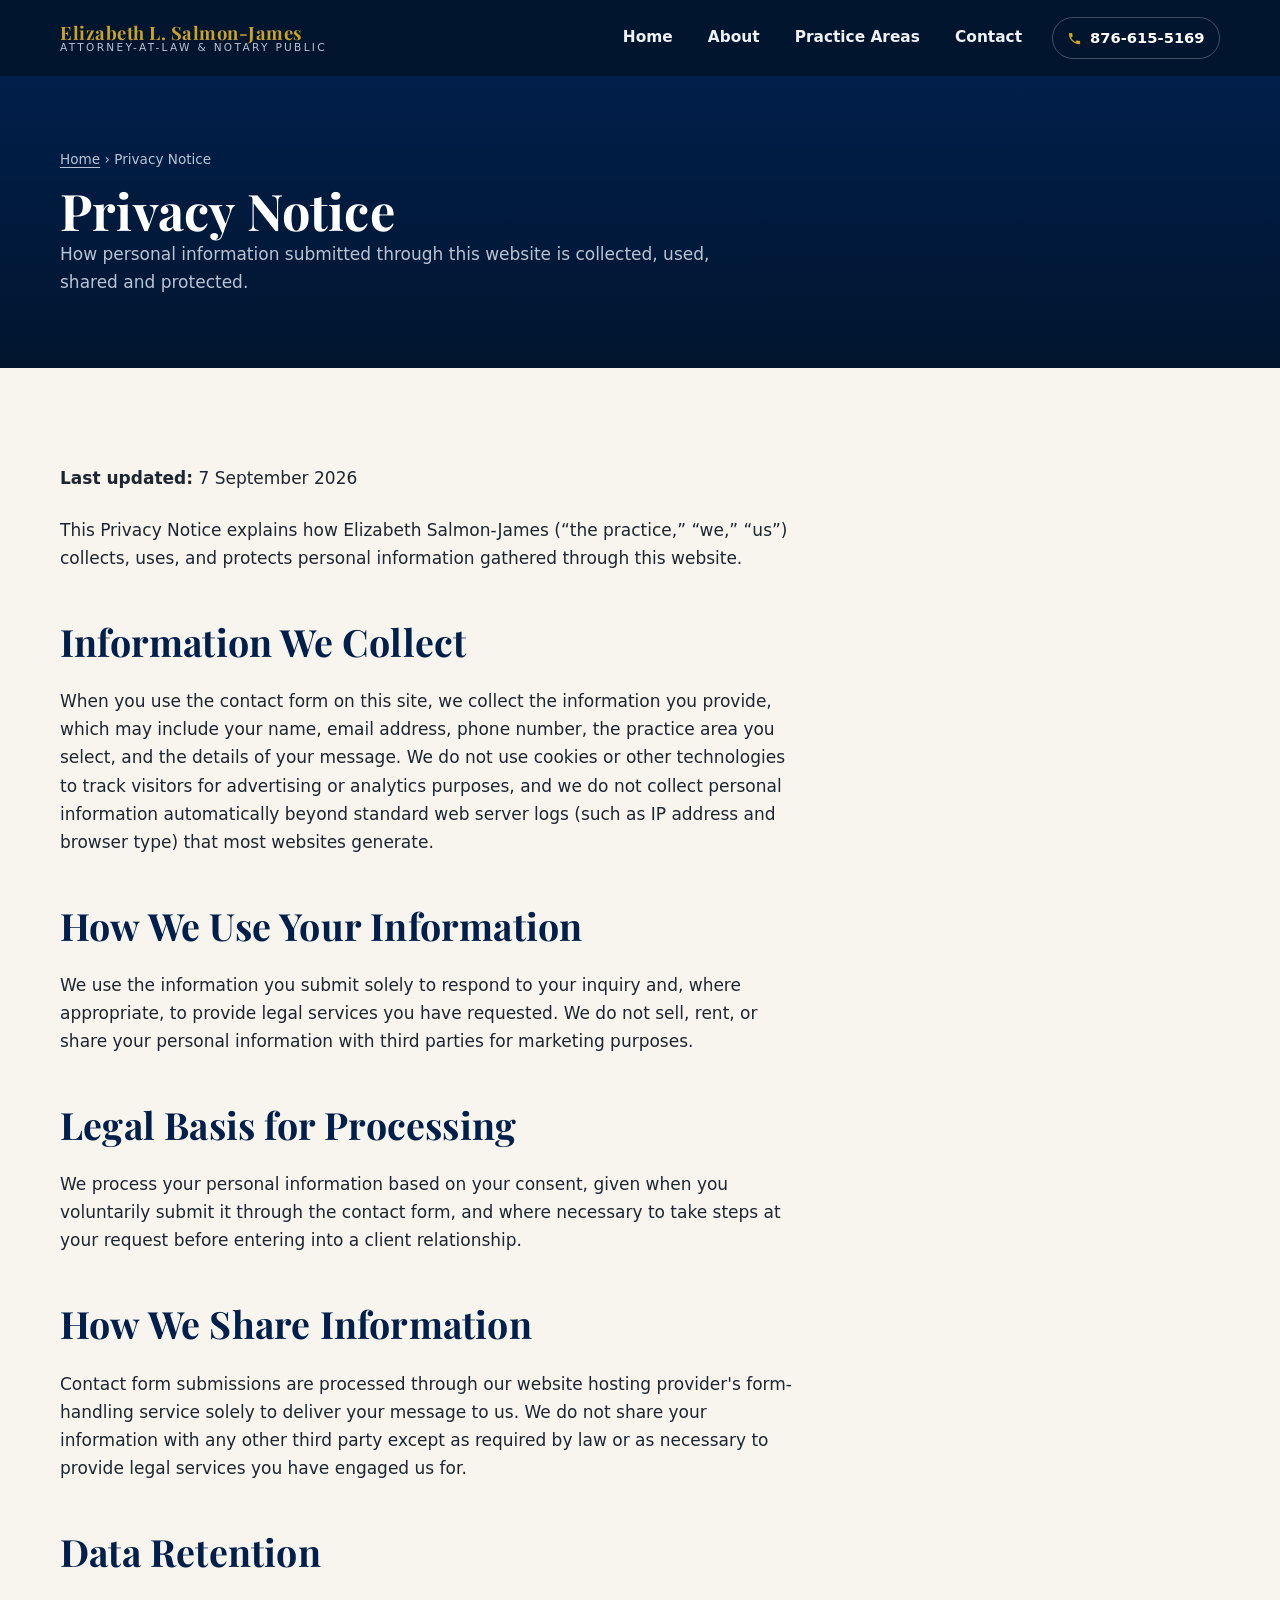
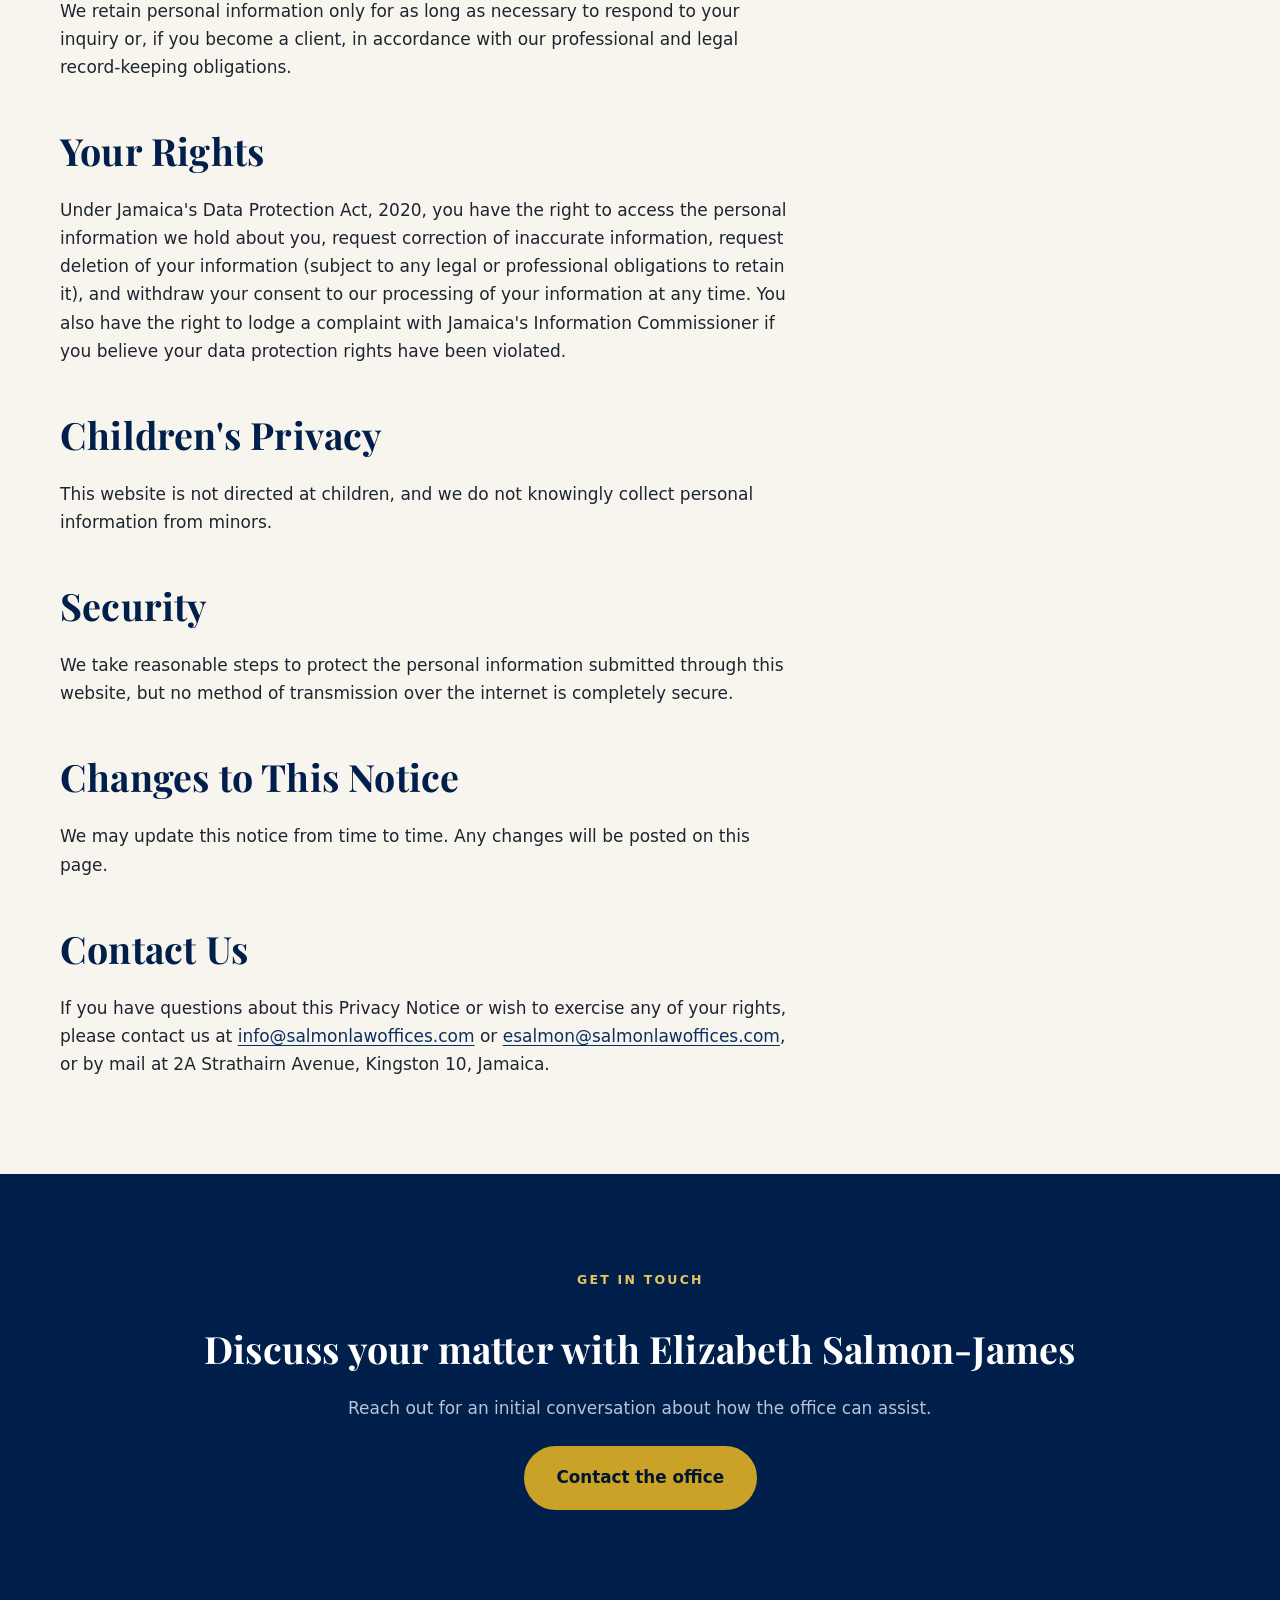
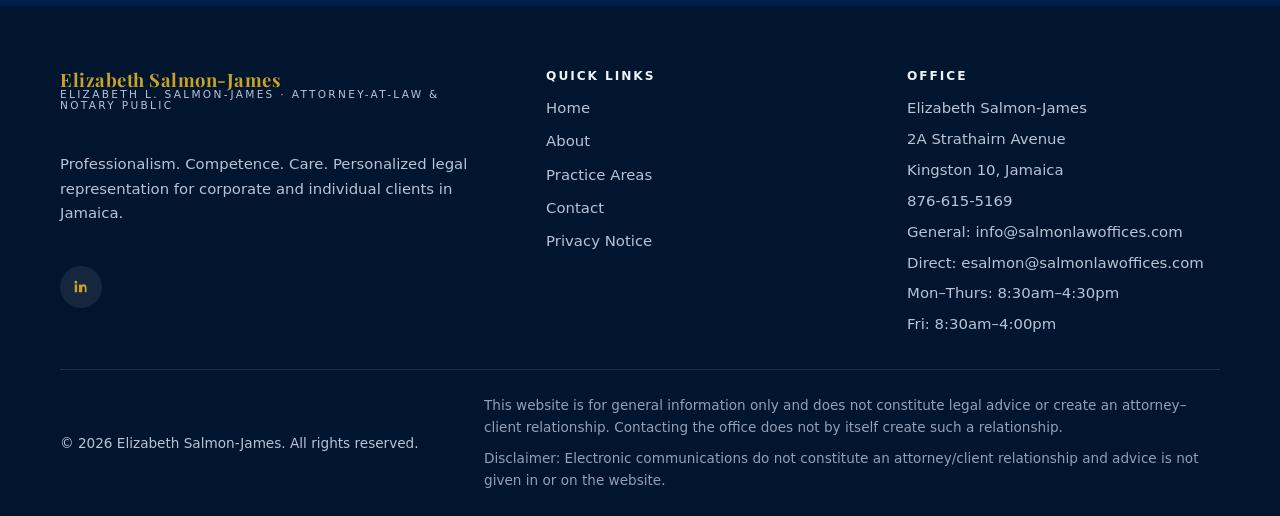
<file: privacy.html>
<!DOCTYPE html>
<html lang="en">
<head>
  <meta charset="UTF-8" />
  <meta name="viewport" content="width=device-width, initial-scale=1" />
  <title>Privacy Notice | Elizabeth Salmon-James</title>
  <meta name="description" content="Privacy Notice for the Elizabeth Salmon-James website — how personal information submitted through this site is collected, used, shared and protected, and your rights under Jamaica's Data Protection Act, 2020." />
  <link rel="canonical" href="https://www.esjlawoffices.com/privacy.html" />
  <meta name="theme-color" content="#01152e" />

  <meta property="og:type" content="website" />
  <meta property="og:site_name" content="Elizabeth Salmon-James" />
  <meta property="og:title" content="Privacy Notice | Elizabeth Salmon-James" />
  <meta property="og:description" content="How personal information submitted through this website is collected, used and protected." />
  <meta property="og:url" content="https://www.esjlawoffices.com/privacy.html" />
  <meta property="og:image" content="https://www.esjlawoffices.com/assets/images/og-image.jpg" />
  <meta name="twitter:card" content="summary_large_image" />

  <link rel="icon" href="assets/images/favicon.ico" sizes="any" />
  <link rel="icon" type="image/png" sizes="32x32" href="assets/images/favicon-32.png" />
  <link rel="icon" type="image/png" sizes="16x16" href="assets/images/favicon-16.png" />
  <link rel="apple-touch-icon" href="assets/images/apple-touch-icon.png" />
  <link rel="manifest" href="site.webmanifest" />

  <link rel="preconnect" href="https://fonts.googleapis.com" />
  <link rel="preconnect" href="https://fonts.gstatic.com" crossorigin />
  <link href="https://fonts.googleapis.com/css2?family=Playfair+Display:ital,wght@0,600;0,700;1,500;1,600&display=swap" rel="stylesheet" />
  <link rel="stylesheet" href="assets/css/styles.css" />
</head>
<body>
  <a class="skip-link" href="#main">Skip to content</a>

  <header class="site-header">
    <div class="container header-inner">
      <a class="brand" href="index.html" aria-label="Elizabeth L. Salmon-James — home">
        <span class="brand-text">
          <span class="b1">Elizabeth L. Salmon-James</span>
          <span class="b2">Attorney-at-Law &amp; Notary Public</span>
        </span>
      </a>
      <nav class="primary-nav" id="primary-nav" aria-label="Primary">
        <ul class="nav-list">
          <li><a class="nav-link" href="index.html">Home</a></li>
          <li><a class="nav-link" href="about.html">About</a></li>
          <li><a class="nav-link" href="practice-areas.html">Practice&nbsp;Areas</a></li>
          <li><a class="nav-link" href="contact.html">Contact</a></li>
        </ul>
      </nav>
      <a class="header-phone" href="tel:+18766155169">
        <svg viewBox="0 0 24 24" aria-hidden="true"><path d="M6.6 10.8c1.4 2.8 3.8 5.1 6.6 6.6l2.2-2.2c.3-.3.7-.4 1-.2 1.2.4 2.4.6 3.6.6.6 0 1 .4 1 1V20c0 .6-.4 1-1 1C10.6 21 3 13.4 3 4c0-.6.4-1 1-1h3.5c.6 0 1 .4 1 1 0 1.3.2 2.5.6 3.6.1.4 0 .8-.3 1l-2.2 2.2z"/></svg>
        <span>876-615-5169</span>
      </a>
      <button class="nav-toggle" type="button" aria-expanded="false" aria-controls="primary-nav" aria-label="Open navigation menu">
        <span></span>
      </button>
    </div>
  </header>

  <main id="main">
    <section class="page-hero">
      <div class="container">
        <p class="breadcrumb"><a href="index.html">Home</a> &rsaquo; Privacy Notice</p>
        <h1>Privacy Notice</h1>
        <p>How personal information submitted through this website is collected, used, shared and
          protected.</p>
      </div>
    </section>

    <section class="section">
      <div class="container">
        <div class="prose reveal">
          <p><strong>Last updated:</strong> 7 September 2026</p>

          <p>
            This Privacy Notice explains how Elizabeth Salmon-James (&ldquo;the practice,&rdquo;
            &ldquo;we,&rdquo; &ldquo;us&rdquo;) collects, uses, and protects personal information
            gathered through this website.
          </p>

          <h2>Information We Collect</h2>
          <p>
            When you use the contact form on this site, we collect the information you provide,
            which may include your name, email address, phone number, the practice area you
            select, and the details of your message. We do not use cookies or other technologies
            to track visitors for advertising or analytics purposes, and we do not collect
            personal information automatically beyond standard web server logs (such as IP address
            and browser type) that most websites generate.
          </p>

          <h2>How We Use Your Information</h2>
          <p>
            We use the information you submit solely to respond to your inquiry and, where
            appropriate, to provide legal services you have requested. We do not sell, rent, or
            share your personal information with third parties for marketing purposes.
          </p>

          <h2>Legal Basis for Processing</h2>
          <p>
            We process your personal information based on your consent, given when you voluntarily
            submit it through the contact form, and where necessary to take steps at your request
            before entering into a client relationship.
          </p>

          <h2>How We Share Information</h2>
          <p>
            Contact form submissions are processed through our website hosting provider's
            form-handling service solely to deliver your message to us. We do not share your
            information with any other third party except as required by law or as necessary to
            provide legal services you have engaged us for.
          </p>

          <h2>Data Retention</h2>
          <p>
            We retain personal information only for as long as necessary to respond to your
            inquiry or, if you become a client, in accordance with our professional and legal
            record-keeping obligations.
          </p>

          <h2>Your Rights</h2>
          <p>
            Under Jamaica's Data Protection Act, 2020, you have the right to access the personal
            information we hold about you, request correction of inaccurate information, request
            deletion of your information (subject to any legal or professional obligations to
            retain it), and withdraw your consent to our processing of your information at any
            time. You also have the right to lodge a complaint with Jamaica's Information
            Commissioner if you believe your data protection rights have been violated.
          </p>

          <h2>Children's Privacy</h2>
          <p>
            This website is not directed at children, and we do not knowingly collect personal
            information from minors.
          </p>

          <h2>Security</h2>
          <p>
            We take reasonable steps to protect the personal information submitted through this
            website, but no method of transmission over the internet is completely secure.
          </p>

          <h2>Changes to This Notice</h2>
          <p>
            We may update this notice from time to time. Any changes will be posted on this page.
          </p>

          <h2>Contact Us</h2>
          <p>
            If you have questions about this Privacy Notice or wish to exercise any of your
            rights, please contact us at
            <a href="mailto:info@salmonlawoffices.com">info@salmonlawoffices.com</a> or
            <a href="mailto:esalmon@salmonlawoffices.com">esalmon@salmonlawoffices.com</a>, or by
            mail at 2A Strathairn Avenue, Kingston 10, Jamaica.
          </p>
        </div>
      </div>
    </section>

    <section class="section section--navy cta-band" aria-labelledby="cta-title">
      <div class="container">
        <span class="eyebrow reveal">Get in touch</span>
        <h2 id="cta-title" class="reveal reveal--heading" data-reveal-delay="1">Discuss your matter with Elizabeth Salmon-James</h2>
        <p class="reveal" data-reveal-delay="2">Reach out for an initial conversation about how the office can assist.</p>
        <div class="reveal" data-reveal-delay="3">
          <a class="btn btn--gold btn--lg" href="contact.html">Contact the office</a>
        </div>
      </div>
    </section>
  </main>

  <footer class="site-footer">
    <div class="container">
      <div class="footer-grid">
        <div class="footer-brand">
          <span class="brand-text">
            <span class="b1">Elizabeth Salmon-James</span>
            <span class="b2">Elizabeth L. Salmon-James &middot; Attorney-at-Law &amp; Notary Public</span>
          </span>
          <p>Professionalism. Competence. Care. Personalized legal representation for corporate and
            individual clients in Jamaica.</p>
          <div class="social-row">
            <a class="social-btn" href="https://www.linkedin.com/in/elizabeth-salmon-james-a9105a63"
               aria-label="Elizabeth L. Salmon-James on LinkedIn" rel="noopener" target="_blank">
              <svg viewBox="0 0 24 24" aria-hidden="true"><path d="M6.9 8.5V19H3.6V8.5h3.3zM5.2 3.7a1.9 1.9 0 1 1 0 3.9 1.9 1.9 0 0 1 0-3.9zM20.4 19h-3.3v-5.5c0-1.4-.5-2.3-1.7-2.3-.9 0-1.5.6-1.7 1.2-.1.2-.1.6-.1.9V19H9.3s.1-9.5 0-10.5h3.3v1.5c.4-.7 1.2-1.7 3-1.7 2.2 0 3.8 1.4 3.8 4.5V19z"/></svg>
            </a>
          </div>
        </div>
        <div>
          <h4>Quick links</h4>
          <ul class="footer-links">
            <li><a href="index.html">Home</a></li>
            <li><a href="about.html">About</a></li>
            <li><a href="practice-areas.html">Practice Areas</a></li>
            <li><a href="contact.html">Contact</a></li>
            <li><a href="privacy.html">Privacy Notice</a></li>
          </ul>
        </div>
        <div>
          <h4>Office</h4>
          <address class="footer-nap">
            <span>Elizabeth Salmon-James</span>
            <span>2A Strathairn Avenue</span>
            <span>Kingston 10, Jamaica</span>
            <a href="tel:+18766155169">876-615-5169</a>
            <a href="mailto:info@salmonlawoffices.com">General: info@salmonlawoffices.com</a>
            <a href="mailto:esalmon@salmonlawoffices.com">Direct: esalmon@salmonlawoffices.com</a>
            <span>Mon&ndash;Thurs: 8:30am&ndash;4:30pm</span>
            <span>Fri: 8:30am&ndash;4:00pm</span>
          </address>
        </div>
      </div>
      <div class="footer-bottom">
        <p>&copy; <span id="year">2026</span> Elizabeth Salmon-James. All rights reserved.</p>
        <div class="footer-disclaimers">
          <p class="disclaimer">
            This website is for general information only and does not constitute legal advice or
            create an attorney–client relationship. Contacting the office does not by itself create
            such a relationship.
          </p>
          <p class="disclaimer">
            Disclaimer: Electronic communications do not constitute an attorney/client
            relationship and advice is not given in or on the website.
          </p>
        </div>
      </div>
    </div>
  </footer>

  <button class="back-to-top" type="button" aria-label="Back to top">
    <svg viewBox="0 0 24 24" aria-hidden="true"><path d="M12 5l7 7-1.4 1.4L13 8.8V20h-2V8.8l-4.6 4.6L5 12z"/></svg>
  </button>

  <script src="assets/js/main.js" defer></script>
</body>
</html>
</file>
<file: assets/css/styles.css>
/* =========================================================================
   Elizabeth Salmon-James — styles.css
   Palette sampled from source-materials/logo.png
   navy  #011f4b   gold  #c9a227   cream #f8f5ee
   ========================================================================= */

/* ------------------------------ Design tokens ---------------------------- */
:root {
  /* Brand colours (sampled from the logo wordmark) */
  --navy:        #011f4b;
  --navy-deep:   #01152e;
  --navy-700:    #0a2f63;
  --navy-300:    #4a648f;
  --gold:        #c9a227;
  --gold-bright: #e6c65c;
  --gold-soft:   #f2e6c4;
  --cream:       #f8f5ee;
  --cream-200:   #efe9db;
  --white:       #ffffff;

  /* Text */
  --ink:         #1d2530;
  --muted:       #5b6472;
  --on-navy:     #eef1f6;
  --on-navy-dim: #b9c3d6;

  /* UI */
  --border:      #e3ddcd;
  --shadow-sm:   0 1px 2px rgba(1, 21, 46, .08);
  --shadow-md:   0 8px 24px rgba(1, 21, 46, .12);
  --shadow-lg:   0 18px 44px rgba(1, 21, 46, .18);
  --focus:       0 0 0 3px rgba(201, 162, 39, .55);

  /* Spacing scale (0.25rem base) */
  --space-1: .25rem;
  --space-2: .5rem;
  --space-3: .75rem;
  --space-4: 1rem;
  --space-5: 1.5rem;
  --space-6: 2rem;
  --space-7: 3rem;
  --space-8: 4rem;
  --space-9: 6rem;
  --space-10: 8rem;

  /* Type */
  --font-serif: "Playfair Display", Georgia, "Times New Roman", serif;
  --font-sans:  system-ui, -apple-system, "Segoe UI", Roboto, "Helvetica Neue", Arial, sans-serif;

  --measure: 68ch;
  --radius:  10px;
  --radius-lg: 16px;

  --header-h: 76px;
  --header-h-scrolled: 62px;

  --ease: cubic-bezier(.16, .84, .44, 1);
}

/* --------------------------------- Reset -------------------------------- */
*, *::before, *::after { box-sizing: border-box; }
* { margin: 0; }
html {
  scroll-behavior: smooth;
  scroll-padding-top: calc(var(--header-h) + 1rem);
  -webkit-text-size-adjust: 100%;
}
body {
  font-family: var(--font-sans);
  color: var(--ink);
  background: var(--cream);
  line-height: 1.65;
  font-size: 1.0625rem;
  -webkit-font-smoothing: antialiased;
  text-rendering: optimizeLegibility;
}
img, svg { max-width: 100%; display: block; height: auto; }
a { color: var(--navy-700); text-underline-offset: 3px; }
a:hover { color: var(--navy); }
ul, ol { padding-left: 1.25rem; }
button { font: inherit; color: inherit; cursor: pointer; }

h1, h2, h3, h4 {
  font-family: var(--font-serif);
  line-height: 1.15;
  color: var(--navy);
  font-weight: 700;
  letter-spacing: .2px;
}
h1 { font-size: clamp(2rem, 5vw, 3.15rem); }
h2 { font-size: clamp(1.6rem, 3.4vw, 2.35rem); }
h3 { font-size: clamp(1.2rem, 2vw, 1.4rem); }
p  { max-width: var(--measure); }

/* ----------------------------- Accessibility --------------------------- */
:focus-visible {
  outline: none;
  box-shadow: var(--focus);
  border-radius: 6px;
}
.skip-link {
  position: absolute;
  left: 12px;
  top: -60px;
  z-index: 200;
  background: var(--gold);
  color: var(--navy-deep);
  font-weight: 700;
  padding: .6rem 1rem;
  border-radius: 8px;
  transition: top .2s var(--ease);
}
.skip-link:focus { top: 12px; }
.visually-hidden {
  position: absolute !important;
  width: 1px; height: 1px;
  padding: 0; margin: -1px;
  overflow: hidden; clip: rect(0 0 0 0);
  white-space: nowrap; border: 0;
}

/* ------------------------------- Layout -------------------------------- */
.container {
  width: min(1160px, 100% - 2.5rem);
  margin-inline: auto;
}
.section { padding-block: var(--space-9); }
.section--tight { padding-block: var(--space-8); }
.section--navy   { background: var(--navy); color: var(--on-navy); }
.section--navy h2, .section--navy h3 { color: var(--white); }
.section--cream2 { background: var(--cream-200); }
.section-head { max-width: 42rem; margin-bottom: var(--space-7); }
.section-head.center { margin-inline: auto; text-align: center; }
.eyebrow {
  font-family: var(--font-sans);
  text-transform: uppercase;
  letter-spacing: .18em;
  font-size: .78rem;
  font-weight: 700;
  color: var(--gold);
  display: inline-block;
  margin-bottom: var(--space-3);
}
.section--navy .eyebrow { color: var(--gold-bright); }
.lead { font-size: 1.15rem; color: var(--muted); }
.section--navy .lead { color: var(--on-navy-dim); }

/* -------------------------------- Buttons ------------------------------ */
.btn {
  --btn-bg: var(--navy);
  --btn-fg: var(--white);
  display: inline-flex;
  align-items: center;
  gap: .55rem;
  background: var(--btn-bg);
  color: var(--btn-fg);
  border: 2px solid var(--btn-bg);
  padding: .82rem 1.5rem;
  border-radius: 999px;
  font-weight: 600;
  font-size: .98rem;
  text-decoration: none;
  transition: transform .18s var(--ease), box-shadow .18s var(--ease),
              background-color .18s var(--ease), border-color .18s var(--ease);
  will-change: transform;
}
.btn:hover { transform: translateY(-2px); box-shadow: var(--shadow-md); color: var(--btn-fg); }
.btn:active { transform: translateY(0); }
.btn--gold  { --btn-bg: var(--gold); --btn-fg: var(--navy-deep); }
.btn--gold:hover { background: var(--gold-bright); border-color: var(--gold-bright); }
.btn--ghost {
  background: transparent;
  --btn-fg: var(--navy);
  border-color: var(--navy);
}
.btn--ghost:hover { background: var(--navy); color: var(--white); }
.section--navy .btn--ghost { --btn-fg: var(--white); border-color: rgba(255,255,255,.6); }
.section--navy .btn--ghost:hover { background: var(--white); color: var(--navy); }
.btn--lg { padding: 1rem 1.9rem; font-size: 1.05rem; }

/* ------------------------------- Header ------------------------------- */
.site-header {
  position: sticky;
  top: 0;
  z-index: 100;
  background: var(--navy-deep);
  color: var(--on-navy);
  transition: box-shadow .25s var(--ease), background-color .25s var(--ease);
}
.site-header.is-scrolled {
  box-shadow: 0 6px 22px rgba(1, 12, 30, .35);
  background: rgba(1, 12, 30, .96);
  backdrop-filter: saturate(140%) blur(6px);
}
.header-inner {
  display: flex;
  align-items: center;
  justify-content: space-between;
  gap: var(--space-4);
  height: var(--header-h);
  transition: height .25s var(--ease);
}
.site-header.is-scrolled .header-inner { height: var(--header-h-scrolled); }

.brand {
  display: inline-flex;
  align-items: center;
  gap: .7rem;
  text-decoration: none;
  color: var(--white);
}
.brand-text { display: flex; flex-direction: column; line-height: 1.05; }
.brand-text .b1 {
  font-family: var(--font-serif);
  font-weight: 700;
  font-size: 1.15rem;
  letter-spacing: .5px;
  color: var(--gold);
}
.brand-text .b2 {
  font-size: .66rem;
  letter-spacing: .22em;
  text-transform: uppercase;
  color: var(--on-navy-dim);
}

/* Nav */
.primary-nav { display: flex; align-items: center; gap: var(--space-5); margin-left: auto; }
.nav-list {
  display: flex;
  align-items: center;
  gap: var(--space-2);
  list-style: none;
  margin: 0; padding: 0;
}
.nav-link {
  display: inline-block;
  padding: .55rem .85rem;
  border-radius: 8px;
  color: var(--on-navy);
  text-decoration: none;
  font-weight: 600;
  font-size: .96rem;
  position: relative;
  transition: color .15s var(--ease), background-color .15s var(--ease);
}
.nav-link::after {
  content: "";
  position: absolute;
  left: .85rem; right: .85rem;
  bottom: .3rem;
  height: 2px;
  background: var(--gold);
  transform: scaleX(0);
  transform-origin: left;
  transition: transform .22s var(--ease);
}
.nav-link:hover { color: var(--white); }
.nav-link:hover::after { transform: scaleX(1); }
.nav-link[aria-current="page"] { color: var(--gold-bright); }
.nav-link[aria-current="page"]::after { transform: scaleX(1); }

.header-phone {
  display: inline-flex;
  align-items: center;
  gap: .5rem;
  font-weight: 700;
  color: var(--white);
  text-decoration: none;
  padding: .5rem .9rem;
  border: 1px solid rgba(255,255,255,.25);
  border-radius: 999px;
  font-size: .92rem;
  transition: border-color .15s var(--ease), background-color .15s var(--ease);
}
.header-phone:hover { border-color: var(--gold); color: var(--white); background: rgba(201,162,39,.12); }
.header-phone svg { width: 15px; height: 15px; fill: var(--gold); }

/* Hamburger */
.nav-toggle {
  display: none;
  width: 44px; height: 44px;
  border: 1px solid rgba(255,255,255,.28);
  border-radius: 10px;
  background: transparent;
  padding: 0;
  position: relative;
}
.nav-toggle span,
.nav-toggle span::before,
.nav-toggle span::after {
  content: "";
  position: absolute;
  left: 50%; top: 50%;
  width: 20px; height: 2px;
  background: var(--white);
  border-radius: 2px;
  transform: translate(-50%, -50%);
  transition: transform .25s var(--ease), opacity .2s var(--ease);
}
.nav-toggle span::before { transform: translate(-50%, -7px); }
.nav-toggle span::after  { transform: translate(-50%,  7px); }
.nav-toggle[aria-expanded="true"] span { background: transparent; }
.nav-toggle[aria-expanded="true"] span::before { transform: translate(-50%,0) rotate(45deg); }
.nav-toggle[aria-expanded="true"] span::after  { transform: translate(-50%,0) rotate(-45deg); }

/* -------------------------------- Hero -------------------------------- */
.hero {
  position: relative;
  background:
    radial-gradient(1100px 460px at 78% -10%, rgba(201,162,39,.16), transparent 60%),
    linear-gradient(180deg, var(--navy) 0%, var(--navy-deep) 100%);
  color: var(--on-navy);
  overflow: hidden;
}
.hero::after {
  content: "";
  position: absolute;
  inset: 0;
  background-image: url('data:image/svg+xml;utf8,<svg xmlns="http://www.w3.org/2000/svg" width="60" height="60"><path d="M0 59h60M59 0v60" stroke="rgba(255,255,255,0.04)" stroke-width="1"/></svg>');
  pointer-events: none;
}

/* Rotating photo backdrop — landscape images cross-fade behind a light navy
   wash so the photos read clearly while the hero keeps its moody navy mood.
   The wash carries the same gold top-right glow the plain hero had and stays
   a little denser behind the heading column for text contrast. Falls back to
   the plain navy gradient above when JS is off or reduced motion is requested
   (main.js then leaves a single static image showing). */
.hero-media {
  position: absolute;
  inset: 0;
  z-index: 0;
  overflow: hidden;
  background: var(--navy-deep);
  pointer-events: none;
}
.hero-slide {
  position: absolute;
  inset: 0;
  width: 100%;
  height: 100%;
  object-fit: cover;
  object-position: 50% 45%;
  opacity: 0;
  transition: opacity 1.5s var(--ease);
  will-change: opacity;
}
.hero-slide.is-active { opacity: 1; }
.hero-media::after {
  content: "";
  position: absolute;
  inset: 0;
  background:
    radial-gradient(1100px 460px at 82% -12%, rgba(201, 162, 39, .22), transparent 60%),
    radial-gradient(70% 60% at 14% 32%, rgba(1, 21, 46, .44), transparent 72%),
    linear-gradient(95deg, rgba(1, 21, 46, .64) 0%, rgba(1, 21, 46, .46) 42%, rgba(1, 21, 46, .24) 70%, rgba(1, 21, 46, .32) 100%),
    linear-gradient(180deg, rgba(1, 21, 46, .28) 0%, rgba(1, 21, 46, .26) 40%, rgba(1, 21, 46, .58) 100%);
}
.hero-inner {
  position: relative;
  z-index: 1;
  padding-block: clamp(3.5rem, 9vw, 7rem);
  max-width: 46rem;
  will-change: transform, opacity;
  backface-visibility: hidden;
}

/* Decorative hero monogram — a lightweight typographic brand accent for the
   navy hero, built purely from type + CSS rules in the cream/gold palette.
   This is NOT the official logo file (that lives on the light sections as
   .brand-lockup); it just fills the hero nicely and matches the identity. */
.hero-monogram {
  display: inline-flex;
  flex-direction: column;
  align-items: flex-start;
  gap: .6rem;
  margin-bottom: var(--space-6);
}
.hm-mark {
  font-family: var(--font-serif);
  font-weight: 700;
  font-size: clamp(2.6rem, 6.5vw, 4.25rem);
  line-height: 1;
  letter-spacing: .16em;
  color: var(--cream);
  margin-left: -.05em;
}
.hm-mark span {
  color: var(--gold);
  text-shadow: 0 0 22px rgba(201, 162, 39, .4);
}
.hm-rule {
  display: flex;
  align-items: center;
  gap: .7rem;
  font-family: var(--font-sans);
  font-size: .62rem;
  font-weight: 600;
  letter-spacing: .4em;
  text-transform: uppercase;
  color: var(--gold-bright);
  text-indent: .4em;
}
.hm-rule::before,
.hm-rule::after {
  content: "";
  width: clamp(22px, 6vw, 46px);
  height: 1px;
  background: var(--gold);
  opacity: .8;
}

.hero h1 { color: var(--white); }
.hero .tagline {
  font-family: var(--font-serif);
  font-style: italic;
  color: var(--gold-bright);
  font-size: clamp(1.15rem, 2.6vw, 1.6rem);
  margin-bottom: var(--space-4);
}
.hero p.lead { color: var(--on-navy-dim); margin-block: var(--space-5) var(--space-6); }
.hero-actions { display: flex; flex-wrap: wrap; gap: var(--space-3); }
.hero .btn--ghost { --btn-fg: var(--white); border-color: rgba(255, 255, 255, .6); }
.hero .btn--ghost:hover { background: var(--white); color: var(--navy); }

/* ------------------------------ Stats band ------------------------- */
.stats-band { background: var(--cream-200); }
.stats-grid {
  display: grid;
  grid-template-columns: repeat(4, 1fr);
  gap: var(--space-4);
  text-align: center;
}
.stat {
  display: flex;
  flex-direction: column;
  align-items: center;
  gap: .4rem;
  padding: var(--space-4) var(--space-3);
}
.stat + .stat { border-left: 1px solid var(--border); }
.stat-num {
  position: relative;
  font-family: var(--font-serif);
  font-weight: 700;
  font-size: clamp(2.2rem, 5vw, 3rem);
  line-height: 1;
  color: var(--navy);
  padding-bottom: .55rem;
  font-variant-numeric: tabular-nums;
}
.stat-num::after {
  content: "";
  position: absolute;
  left: 50%;
  bottom: 0;
  width: 34px;
  height: 3px;
  transform: translateX(-50%);
  background: var(--gold);
  border-radius: 2px;
}
.stat-label {
  color: var(--muted);
  font-size: .95rem;
  max-width: 24ch;
}
@media (max-width: 780px) {
  .stats-grid { grid-template-columns: repeat(2, 1fr); gap: var(--space-3); }
  .stat:nth-child(odd) { border-left: 0; }
  .stat:nth-child(n + 3) { border-top: 1px solid var(--border); }
}
@media (max-width: 420px) {
  .stats-grid { grid-template-columns: 1fr; }
  .stat { border-left: 0 !important; }
  .stat + .stat { border-top: 1px solid var(--border); }
}

/* --------------------------- Practice cards -------------------------- */
.card-grid {
  display: grid;
  grid-template-columns: repeat(auto-fit, minmax(260px, 1fr));
  gap: var(--space-5);
}
.practice-card {
  display: flex;
  flex-direction: column;
  gap: var(--space-3);
  background: var(--white);
  border: 1px solid var(--border);
  border-radius: var(--radius-lg);
  padding: var(--space-6);
  text-decoration: none;
  color: var(--ink);
  box-shadow: var(--shadow-sm);
  transition: transform .2s var(--ease), box-shadow .2s var(--ease), border-color .2s var(--ease);
}
a.practice-card:hover {
  transform: translateY(-6px);
  box-shadow: var(--shadow-lg);
  border-color: var(--gold);
  color: var(--ink);
}
.practice-card .pc-icon {
  width: 46px; height: 46px;
  display: grid; place-items: center;
  border-radius: 12px;
  background: var(--navy);
  color: var(--gold);
  flex: none;
}
.practice-card .pc-icon svg { width: 22px; height: 22px; fill: currentColor; }
.practice-card h3 { color: var(--navy); }
.practice-card p { color: var(--muted); font-size: .96rem; margin: 0; }
.practice-card .pc-more {
  margin-top: auto;
  font-weight: 700;
  font-size: .9rem;
  color: var(--navy-700);
  display: inline-flex;
  align-items: center;
  gap: .35rem;
}
a.practice-card:hover .pc-more { color: var(--gold); }
a.practice-card:hover .pc-more svg { transform: translateX(3px); }
.practice-card .pc-more svg { width: 14px; height: 14px; fill: currentColor; transition: transform .2s var(--ease); }

/* ------------------------------- Feature grid ----------------------- */
.feature-grid {
  display: grid;
  grid-template-columns: repeat(auto-fit, minmax(240px, 1fr));
  gap: var(--space-6);
}
.feature {
  display: flex;
  flex-direction: column;
  gap: var(--space-2);
}
.feature .f-num {
  font-family: var(--font-serif);
  font-size: 1.1rem;
  font-weight: 700;
  color: var(--gold);
  width: 44px; height: 44px;
  display: grid; place-items: center;
  border: 1px solid rgba(255,255,255,.25);
  border-radius: 50%;
  margin-bottom: var(--space-2);
}
.section:not(.section--navy) .feature .f-num {
  color: var(--navy);
  border-color: var(--border);
  background: var(--white);
}
.feature h3 { font-size: 1.15rem; }
.feature p { font-size: .96rem; color: inherit; opacity: .92; margin: 0; }

/* ------------------------------ Prose / About ---------------------- */
/* The real logo file (source-materials/logo.png), black background keyed out.
   Centered as a section header / brand mark above the headshot + bio columns
   on a light section — its navy letterforms need a light background to read.
   Used on the Home "about preview" and above the About-page bio. */
.brand-lockup {
  display: block;
  width: clamp(240px, 34vw, 440px);
  height: auto;
  margin: 0 auto var(--space-8);
}
@media (max-width: 700px) {
  .brand-lockup { margin-bottom: var(--space-6); }
}

.split {
  display: grid;
  grid-template-columns: 320px 1fr;
  gap: var(--space-8);
  align-items: start;
}
.portrait {
  position: sticky;
  top: calc(var(--header-h) + 1.5rem);
  border-radius: var(--radius-lg);
  overflow: hidden;
  border: 1px solid var(--border);
  background: var(--cream-200);
  box-shadow: var(--shadow-sm);
}
.portrait-ph {
  aspect-ratio: 4 / 5;
  display: grid;
  place-items: center;
  text-align: center;
  padding: var(--space-5);
  color: var(--muted);
  background:
    repeating-linear-gradient(45deg, rgba(1,31,75,.04) 0 12px, transparent 12px 24px),
    var(--cream-200);
}
.portrait-ph svg { width: 64px; height: 64px; fill: var(--navy); opacity: .5; margin-bottom: .75rem; }
.portrait-card { padding: var(--space-5); background: var(--white); border-top: 1px solid var(--border); }
.portrait-card strong { display: block; font-family: var(--font-serif); color: var(--navy); font-size: 1.05rem; }
.portrait-card span { font-size: .88rem; color: var(--muted); }

.prose > * + * { margin-top: var(--space-5); }
.prose h2 { margin-top: var(--space-7); }
.prose h3 { margin-top: var(--space-6); color: var(--navy-700); }
.prose ul { display: grid; gap: .5rem; padding-left: 1.15rem; }
.prose li::marker { color: var(--gold); }

.cred-list {
  list-style: none;
  padding: 0;
  display: grid;
  gap: var(--space-3);
}
.cred-list li {
  display: grid;
  grid-template-columns: 10px 6rem 1fr;
  align-items: start;
  gap: .75rem;
  padding: var(--space-4);
  background: var(--white);
  border: 1px solid var(--border);
  border-radius: var(--radius);
}
.cred-list li::before {
  content: "";
  width: 10px; height: 10px;
  margin-top: .5rem;
  border-radius: 3px;
  background: var(--gold);
}
.cred-list .yr {
  font-weight: 700;
  color: var(--navy);
  font-family: var(--font-serif);
  text-align: left;
  white-space: nowrap;
}

.timeline { list-style: none; padding: 0; display: grid; gap: 0; }
.timeline li {
  position: relative;
  padding: 0 0 var(--space-6) var(--space-6);
  border-left: 2px solid var(--border);
}
.timeline li:last-child { border-left-color: transparent; padding-bottom: 0; }
.timeline li::before {
  content: "";
  position: absolute;
  left: -8px; top: 2px;
  width: 14px; height: 14px;
  border-radius: 50%;
  background: var(--gold);
  border: 3px solid var(--cream);
}
.timeline .t-year { font-family: var(--font-serif); font-weight: 700; color: var(--navy); }

/* ------------------------------- Contact --------------------------- */
/* Photo + welcome copy sitting above the form. Two columns on desktop
   (image one side, intro + practice-area pointer the other), stacked on
   mobile. The photo itself reuses .media-band for the rounded card,
   hairline border, soft shadow and slow hover-zoom. */
.contact-intro {
  display: grid;
  grid-template-columns: 1.1fr .9fr;
  gap: var(--space-7);
  align-items: center;
}
.contact-intro .media-band { margin: 0; }
.contact-intro-copy > * + * { margin-top: var(--space-4); }
.contact-intro-copy h2 { margin: 0; }

.contact-grid {
  display: grid;
  grid-template-columns: 1.3fr 1fr;
  gap: var(--space-8);
  align-items: start;
}
.form-card {
  background: var(--white);
  border: 1px solid var(--border);
  border-radius: var(--radius-lg);
  padding: clamp(1.5rem, 4vw, 2.5rem);
  box-shadow: var(--shadow-sm);
}
.form-row { display: grid; grid-template-columns: 1fr 1fr; gap: var(--space-4); }
.form-field { display: grid; gap: .4rem; margin-bottom: var(--space-4); }
.form-field label { font-weight: 600; font-size: .92rem; color: var(--navy); }
.form-field .req { color: #b23b2e; }
.form-control {
  font: inherit;
  color: var(--ink);
  background: var(--cream);
  border: 1.5px solid var(--border);
  border-radius: 10px;
  padding: .75rem .85rem;
  width: 100%;
  transition: border-color .15s var(--ease), box-shadow .15s var(--ease), background-color .15s var(--ease);
}
.form-control:focus-visible {
  border-color: var(--gold);
  background: var(--white);
  box-shadow: var(--focus);
}
textarea.form-control { min-height: 140px; resize: vertical; }
.form-field.is-invalid .form-control { border-color: #c0392b; background: #fdf3f2; }
.field-error {
  font-size: .82rem;
  color: #b23b2e;
  min-height: 1em;
  display: none;
}
.form-field.is-invalid .field-error { display: block; }

.form-status {
  border-radius: 10px;
  padding: .9rem 1rem;
  font-weight: 600;
  font-size: .95rem;
  margin-bottom: var(--space-4);
  display: none;
}
.form-status.is-success { display: block; background: #eef7ef; border: 1px solid #bcdcc0; color: #1f6b34; }
.form-status.is-error   { display: block; background: #fdf3f2; border: 1px solid #edc6c1; color: #b23b2e; }
.hp-field { position: absolute; left: -9999px; opacity: 0; height: 0; overflow: hidden; }

.contact-aside { display: grid; gap: var(--space-5); }
.info-block {
  background: var(--white);
  border: 1px solid var(--border);
  border-radius: var(--radius-lg);
  padding: var(--space-6);
}
.info-block h3 { font-size: 1.1rem; margin-bottom: var(--space-3); }
.info-list { list-style: none; padding: 0; display: grid; gap: var(--space-4); }
.info-list li { display: grid; grid-template-columns: 40px 1fr; gap: .75rem; align-items: start; }
.info-list .ic {
  width: 40px; height: 40px;
  border-radius: 10px;
  background: var(--navy);
  display: grid; place-items: center;
  flex: none;
}
.info-list .ic svg { width: 18px; height: 18px; fill: var(--gold); }
.info-list a { text-decoration: none; font-weight: 600; color: var(--navy-700); }
.info-list a:hover { color: var(--gold); }
.info-list .sub { font-size: .85rem; color: var(--muted); }
/* Stack each value + its label on its own line (handles the two phone
   numbers and the multi-line address in the office-details block). */
.info-list li > span:last-child { display: grid; gap: .15rem; }
.info-list li > span:last-child > a { width: max-content; max-width: 100%; }

.map-embed {
  border-radius: var(--radius-lg);
  overflow: hidden;
  border: 1px solid var(--border);
  background: var(--cream-200);
  line-height: 0;
}
.map-embed iframe {
  display: block;
  width: 100%;
  height: 350px;
  border: 0;
}
@media (max-width: 560px) {
  .map-embed iframe { height: 260px; }
}
.map-directions {
  display: inline-block;
  margin-top: var(--space-3);
  font-weight: 600;
  font-size: .9rem;
  color: var(--navy-700);
  text-decoration: none;
}
.map-directions:hover { color: var(--gold); }

/* ------------------------------- Socials --------------------------- */
.social-row { display: flex; gap: .6rem; flex-wrap: wrap; }
.social-btn {
  width: 42px; height: 42px;
  border-radius: 50%;
  display: grid;
  place-items: center;
  background: var(--navy);
  border: 1px solid transparent;
  transition: transform .18s var(--ease), background-color .18s var(--ease), box-shadow .18s var(--ease);
}
.social-btn svg { width: 18px; height: 18px; fill: var(--gold); transition: fill .18s var(--ease); }
.social-btn:hover { transform: translateY(-3px); background: var(--gold); box-shadow: var(--shadow-md); }
.social-btn:hover svg { fill: var(--navy-deep); }
.site-footer .social-btn { background: rgba(255,255,255,.08); }
.site-footer .social-btn:hover { background: var(--gold); }

/* -------------------------------- CTA band ------------------------- */
.cta-band { text-align: center; }
.cta-band .container { display: grid; gap: var(--space-5); place-items: center; }
.cta-band h2 { color: var(--white); }
.cta-band p { color: var(--on-navy-dim); margin-inline: auto; }

/* -------------------------------- Footer -------------------------- */
.site-footer {
  background: var(--navy-deep);
  color: var(--on-navy-dim);
  padding-block: var(--space-8) var(--space-5);
  font-size: .93rem;
}
.footer-grid {
  display: grid;
  grid-template-columns: 1.4fr 1fr 1fr;
  gap: var(--space-7);
  padding-bottom: var(--space-6);
  border-bottom: 1px solid rgba(255,255,255,.12);
}
.footer-brand { display: grid; gap: var(--space-3); max-width: 26rem; }
.footer-brand .brand-text .b1 { color: var(--gold); }
.site-footer h4 {
  font-family: var(--font-sans);
  text-transform: uppercase;
  letter-spacing: .16em;
  font-size: .76rem;
  color: var(--on-navy);
  margin-bottom: var(--space-3);
}
.footer-links { list-style: none; padding: 0; display: grid; gap: .55rem; }
.footer-links a { color: var(--on-navy-dim); text-decoration: none; }
.footer-links a:hover { color: var(--gold-bright); }
.footer-nap { display: grid; gap: .4rem; font-style: normal; }
.footer-nap a { color: var(--on-navy-dim); text-decoration: none; }
.footer-nap a:hover { color: var(--gold-bright); }
.footer-bottom {
  display: flex;
  flex-wrap: wrap;
  gap: var(--space-3) var(--space-5);
  justify-content: space-between;
  align-items: center;
  padding-top: var(--space-5);
}
.footer-bottom p { margin: 0; font-size: .85rem; }
.footer-bottom .disclaimer { max-width: 46rem; opacity: .8; }
.footer-disclaimers { display: grid; gap: .5rem; max-width: 46rem; }

/* ----------------------------- Back to top ----------------------- */
.back-to-top {
  position: fixed;
  right: clamp(1rem, 3vw, 2rem);
  bottom: clamp(1rem, 3vw, 2rem);
  width: 46px; height: 46px;
  border-radius: 50%;
  background: var(--navy);
  border: 1px solid var(--gold);
  display: grid;
  place-items: center;
  box-shadow: var(--shadow-md);
  opacity: 0;
  visibility: hidden;
  transform: translateY(12px);
  transition: opacity .25s var(--ease), transform .25s var(--ease), visibility .25s;
  z-index: 90;
}
.back-to-top.is-visible { opacity: 1; visibility: visible; transform: translateY(0); }
.back-to-top:hover { background: var(--gold); }
.back-to-top svg { width: 18px; height: 18px; fill: var(--gold); }
.back-to-top:hover svg { fill: var(--navy-deep); }

/* --------------------------- Scroll reveal ---------------------- */
.reveal {
  opacity: 0;
  transform: translateY(22px);
  transition: opacity .6s var(--ease), transform .6s var(--ease);
  will-change: opacity, transform;
}
.reveal.is-visible { opacity: 1; transform: none; }
.reveal[data-reveal="left"]  { transform: translateX(-26px); }
.reveal[data-reveal="right"] { transform: translateX(26px); }
.reveal[data-reveal-delay="1"] { transition-delay: .08s; }
.reveal[data-reveal-delay="2"] { transition-delay: .16s; }
.reveal[data-reveal-delay="3"] { transition-delay: .24s; }
.reveal[data-reveal-delay="4"] { transition-delay: .32s; }

/* Section headings get a longer, more pronounced entrance with a
   gentle overshoot ease — distinct from the quieter body-text reveal. */
.reveal--heading {
  transform: translateY(38px);
  transition-duration: .85s;
  transition-timing-function: cubic-bezier(.17, .82, .28, 1.06);
}

/* Grouped reveals (cards, stats) are staggered by main.js, which sets an
   incremental transition-delay on each child of a [data-reveal-group]. */

/* ----------------------- Scroll progress bar ------------------- */
.scroll-progress {
  position: fixed;
  inset: 0 0 auto 0;
  height: 3px;
  z-index: 150;
  pointer-events: none;
  background: transparent;
}
.scroll-progress > span {
  display: block;
  height: 100%;
  transform: scaleX(0);
  transform-origin: 0 50%;
  background: linear-gradient(90deg, var(--gold), var(--gold-bright));
  box-shadow: 0 0 8px rgba(201, 162, 39, .5);
  will-change: transform;
}

/* ------------------------------ Misc ---------------------------- */
.page-hero {
  background: linear-gradient(180deg, var(--navy) 0%, var(--navy-deep) 100%);
  color: var(--on-navy);
  padding-block: clamp(2.75rem, 7vw, 4.5rem);
}
.page-hero h1 { color: var(--white); }
.page-hero p { color: var(--on-navy-dim); max-width: 44rem; }
.breadcrumb { font-size: .85rem; color: var(--on-navy-dim); margin-bottom: var(--space-3); }
.breadcrumb a { color: var(--on-navy-dim); }
.breadcrumb a:hover { color: var(--gold-bright); }

.pill-list { display: flex; flex-wrap: wrap; gap: .5rem; list-style: none; padding: 0; }
.pill-list li {
  background: var(--white);
  border: 1px solid var(--border);
  border-radius: 999px;
  padding: .4rem .9rem;
  font-size: .88rem;
  font-weight: 600;
  color: var(--navy);
}
.section--navy .pill-list li { background: rgba(255,255,255,.08); border-color: rgba(255,255,255,.16); color: var(--on-navy); }

.detail-card {
  background: var(--white);
  border: 1px solid var(--border);
  border-radius: var(--radius-lg);
  padding: var(--space-6);
  box-shadow: var(--shadow-sm);
  scroll-margin-top: calc(var(--header-h) + 1.5rem);
}
.detail-card + .detail-card { margin-top: var(--space-5); }
.detail-card h3 { display: flex; align-items: center; gap: .7rem; }
.detail-card h3 .pc-icon {
  width: 40px; height: 40px; border-radius: 10px;
  background: var(--navy); color: var(--gold);
  display: grid; place-items: center; flex: none;
}
.detail-card h3 .pc-icon svg { width: 20px; height: 20px; fill: currentColor; }
.detail-card ul { margin-top: var(--space-3); color: var(--muted); }

/* ------------------------- Photo bands / figures ------------------------ */
/* A single tasteful photo used to break up a text-heavy page. Styled like
   the site's cards (rounded, hairline border, soft shadow) so it reads as
   part of the system rather than a dropped-in stock image. */
.media-band {
  margin: 0;
  border-radius: var(--radius-lg);
  overflow: hidden;
  border: 1px solid var(--border);
  box-shadow: var(--shadow-sm);
  background: var(--cream-200);
}
.section--navy .media-band,
.section--cream2 .media-band { border-color: var(--border); }
.media-band img {
  width: 100%;
  height: clamp(220px, 34vw, 380px);
  object-fit: cover;
  object-position: 50% 42%;
  scale: 1.34;            /* hidden margin the scroll-parallax drift moves within (main.js) */
  will-change: translate;
}
.media-band figcaption {
  padding: var(--space-3) var(--space-4);
  font-size: .85rem;
  color: var(--muted);
  background: var(--white);
  border-top: 1px solid var(--border);
}
/* Match the card system: gentle lift + slow zoom on hover. Parallax drift
   (main.js) sets `translate`; hover sets `scale`; the two individual
   transform properties compose without fighting each other. */
.media-band { transition: box-shadow .25s var(--ease), border-color .25s var(--ease); }
.media-band img { transition: scale .7s var(--ease); }
@media (hover: hover) {
  .media-band:hover { box-shadow: var(--shadow-md); border-color: var(--gold); }
  .media-band:hover img { scale: 1.4; }
}

/* ---------------------- Photo-backed navy sections --------------------- */
/* A navy section (page hero, or the home "why choose us" band) with a faint
   photo behind it — the same photo + navy-wash + gold-glow treatment as the
   home hero, so the imagery feels like one system. The photo drifts slowly
   as the section scrolls past (scroll-linked parallax in main.js); held
   completely still for prefers-reduced-motion. */
.has-photo-bg { position: relative; overflow: hidden; }
.has-photo-bg > .container { position: relative; z-index: 1; }
.photo-bg {
  position: absolute;
  inset: 0;
  z-index: 0;
  overflow: hidden;
  background: var(--navy-deep);
  pointer-events: none;
}
.photo-bg img {
  width: 100%;
  height: 100%;
  object-fit: cover;
  object-position: 50% 40%;
  opacity: .92;
  scale: 1.42;            /* hidden margin the scroll-parallax drift moves within (main.js) */
  will-change: translate;
}
.photo-bg::after {
  content: "";
  position: absolute;
  inset: 0;
  background:
    radial-gradient(1000px 420px at 84% -20%, rgba(201, 162, 39, .18), transparent 60%),
    linear-gradient(180deg, rgba(1, 21, 46, .74) 0%, rgba(1, 21, 46, .88) 100%);
}
/* The home feature band carries body copy, so it needs a heavier wash. */
.section--navy.has-photo-bg .photo-bg::after {
  background:
    radial-gradient(1000px 420px at 84% -18%, rgba(201, 162, 39, .16), transparent 60%),
    linear-gradient(180deg, rgba(1, 21, 46, .82) 0%, rgba(1, 21, 46, .92) 100%);
}

/* --------------------------- Responsive ------------------------ */
@media (max-width: 960px) {
  .split { grid-template-columns: 1fr; }
  .portrait { position: static; max-width: 360px; }
  .contact-intro { grid-template-columns: 1fr; gap: var(--space-5); }
  .contact-grid { grid-template-columns: 1fr; }
  .footer-grid { grid-template-columns: 1fr 1fr; }
}

@media (max-width: 780px) {
  .header-phone { display: none; }
  .nav-toggle { display: block; }
  .primary-nav {
    position: fixed;
    inset: 0 0 auto 0;
    z-index: 90;
    background: var(--navy-deep);
    flex-direction: column;
    align-items: stretch;
    gap: 0;
    padding: calc(var(--header-h) + var(--space-3)) 1.25rem var(--space-5);
    box-shadow: var(--shadow-lg);
    transform: translateY(-100%);
    opacity: 0;
    pointer-events: none;
    transition: transform .28s var(--ease), opacity .2s var(--ease);
    max-height: 100vh;
    max-height: 100dvh;
    overflow-y: auto;
    overscroll-behavior: contain;
  }
  .primary-nav.is-open { transform: translateY(0); opacity: 1; pointer-events: auto; }
  .nav-list { flex-direction: column; align-items: stretch; gap: 0; width: 100%; }
  .nav-link {
    padding: .95rem .5rem;
    border-radius: 0;
    border-bottom: 1px solid rgba(255,255,255,.08);
    font-size: 1.05rem;
  }
  .nav-link::after { display: none; }
  .nav-link[aria-current="page"] { background: rgba(201,162,39,.12); }
}

@media (max-width: 560px) {
  .form-row { grid-template-columns: 1fr; }
  .footer-grid { grid-template-columns: 1fr; }
  .brand-text .b2 { display: none; }
}

/* ----------------------- Reduced motion --------------------- */
@media (prefers-reduced-motion: reduce) {
  html { scroll-behavior: auto; }
  *, *::before, *::after {
    animation-duration: .001ms !important;
    animation-iteration-count: 1 !important;
    transition-duration: .001ms !important;
  }
  .reveal { opacity: 1 !important; transform: none !important; }
  /* main.js skips the parallax entirely when reduced motion is set, but
     guard here too in case the setting changes after load. */
  .hero-inner { transform: none !important; opacity: 1 !important; }
  /* Hold the parallax / hover-zoom photos completely still. */
  .photo-bg img,
  .media-band img {
    animation: none !important;
    transform: none !important;
    translate: none !important;
    scale: 1 !important;
  }
}

/* ----------------------- Print ----------------------------- */
@media print {
  .site-header, .site-footer, .back-to-top, .hero-actions, .cta-band { display: none; }
  body { background: #fff; color: #000; }
  a { color: #000; text-decoration: underline; }
}
</file>
